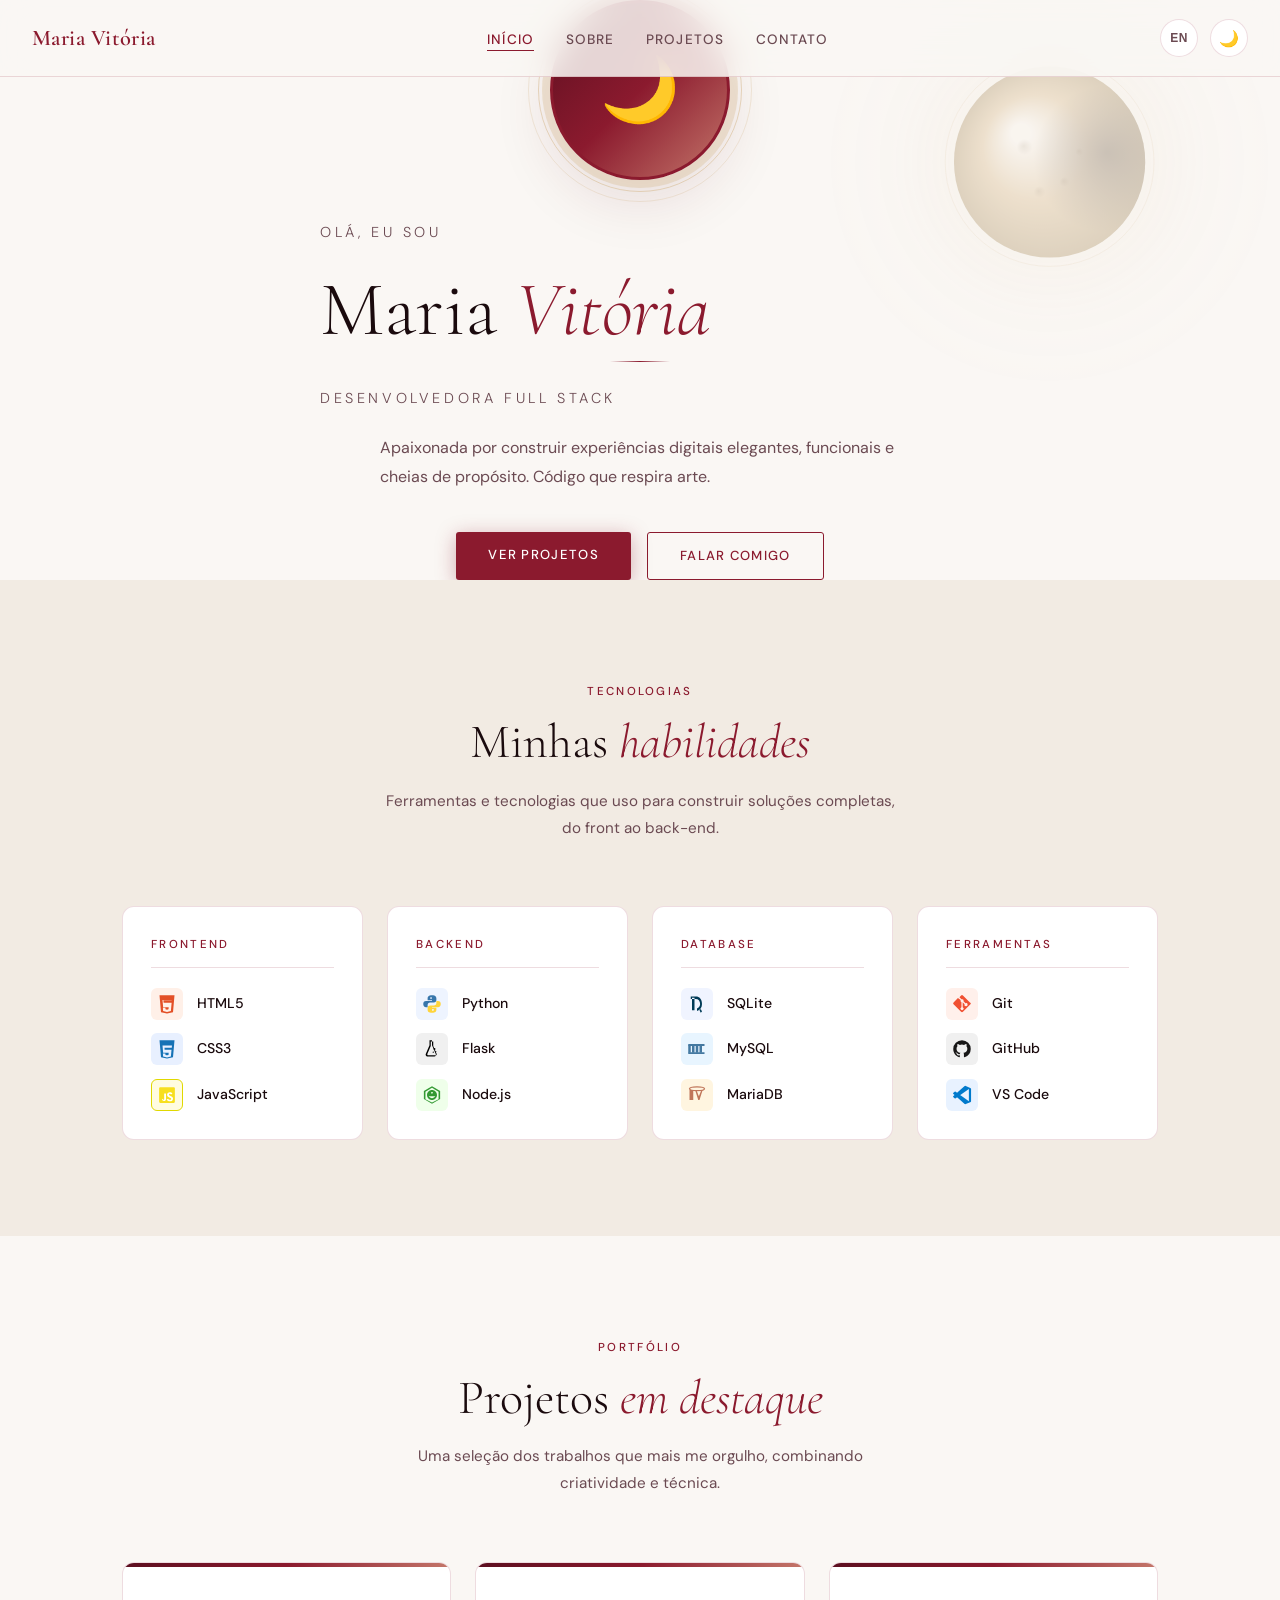
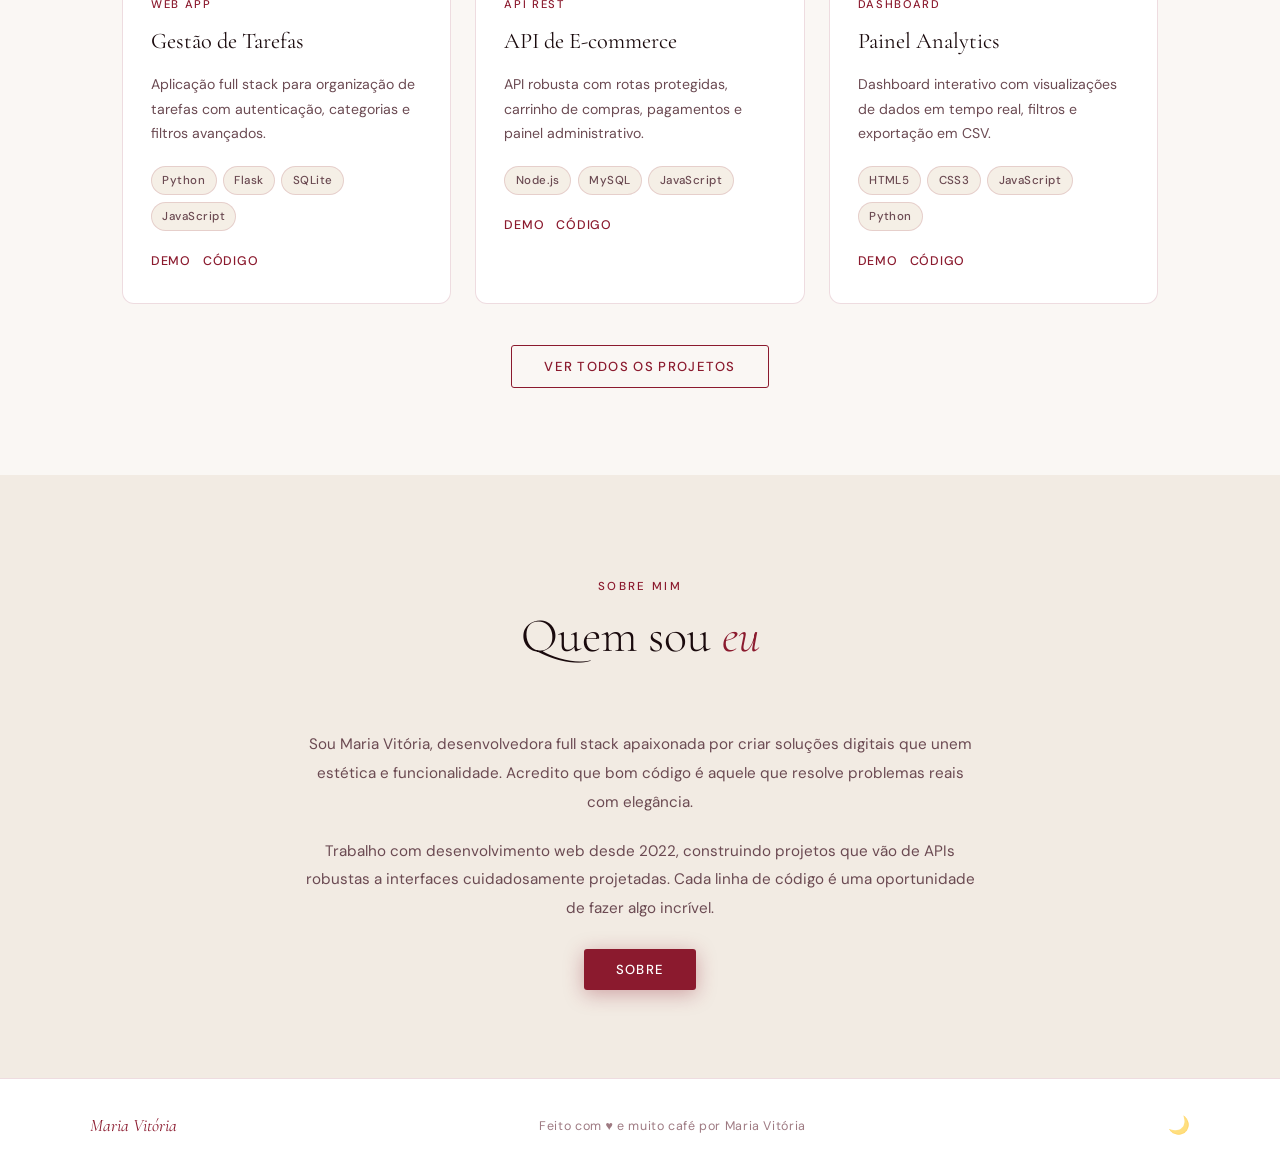
<file: index.html>
<!DOCTYPE html>
<html lang="pt-BR" data-theme="light">
<head>
  <meta charset="UTF-8" />
  <meta name="viewport" content="width=device-width, initial-scale=1.0" />
  <meta name="description" content="Portfólio de Maria Vitória — Desenvolvedora Full Stack" />

  <title>Maria Vitória · Desenvolvedora Full Stack</title>

  <!-- Folha de estilos principal -->
  <link rel="stylesheet" href="style.css" />

  <!--
    Aplicamos o tema salvo no localStorage ANTES do CSS carregar
    para evitar o "flash" de tema incorreto ao recarregar a página.
    Este script inline é executado de forma síncrona.
  -->
  <script>
    (function () {
      var t = localStorage.getItem('mv-theme');
      var d = window.matchMedia('(prefers-color-scheme: dark)').matches ? 'dark' : 'light';
      document.documentElement.setAttribute('data-theme', t || d);
    })();
  </script>
</head>

<body>

  <!-- ══ Canvas da animação lunar — posicionado fixo no fundo ══ -->
  <canvas id="lunar-canvas" aria-hidden="true"></canvas>

  <!-- ══════════════════════════════════════════════════════════
       NAVEGAÇÃO PRINCIPAL
  ══════════════════════════════════════════════════════════ -->
  <nav role="navigation" aria-label="Navegação principal">
    <!-- Logo com nome -->
    <a href="index.html" class="nav-logo">Maria Vitória</a>

    <!-- Links do menu para desktop -->
    <ul class="nav-links" role="list">
      <li><a href="index.html"          data-i18n="nav.home"     class="active">Início</a></li>
      <li><a href="about.html"    data-i18n="nav.about">Sobre</a></li>
      <li><a href="projects.html" data-i18n="nav.projects">Projetos</a></li>
      <li><a href="contact.html"  data-i18n="nav.contact">Contato</a></li>
    </ul>

    <!-- Botões de controle: tema e idioma -->
    <div class="nav-controls">
      <!-- Botão de alternar idioma: mostra o próximo idioma -->
      <button class="ctrl-btn" id="lang-btn" aria-label="Trocar idioma">PT</button>

      <!-- Botão de alternar tema: ícone muda conforme o tema -->
      <button class="ctrl-btn" id="theme-btn" aria-label="Alternar tema">
        <span class="theme-icon">🌙</span>
      </button>

      <!-- Hambúrguer visível apenas em mobile -->
      <button class="nav-hamburger" id="hamburger" aria-label="Abrir menu">
        <span></span><span></span><span></span>
      </button>
    </div>
  </nav>

  <!-- ══ Menu mobile (drawer lateral) ══ -->
  <div class="mobile-menu" id="mobile-menu" role="dialog" aria-modal="true">
    <div class="mobile-menu-overlay"></div>
    <div class="mobile-menu-drawer">
      <button class="mobile-menu-close" id="mobile-close" aria-label="Fechar menu">✕</button>
      <a href="index.html"          data-i18n="nav.home">Início</a>
      <a href="about.html"    data-i18n="nav.about">Sobre</a>
      <a href="projects.html" data-i18n="nav.projects">Projetos</a>
      <a href="contact.html"  data-i18n="nav.contact">Contato</a>
    </div>
  </div>

  <!-- ══════════════════════════════════════════════════════════
       SEÇÃO HERO — Apresentação principal
  ══════════════════════════════════════════════ -->

    <div class="container">
      <div style="max-width: 640px; margin: 0 auto;">

        <!-- Foto ou placeholder circular com anéis de brilho -->
        <div class="hero-photo-wrap" aria-hidden="true">
          <!-- Anéis pulsantes ao redor da foto -->
          <div class="photo-ring"></div>
          <div class="photo-ring photo-ring-2"></div>

          
          <div class="hero-photo-placeholder" role="img" aria-label="Foto de Maria Vitória">🌙</div>
        </div>

        <!-- Saudação e nome -->
        <p class="hero-subtitle">
          <span data-i18n="hero.greeting">Olá, eu sou</span>
        </p>

        <h1 class="hero-title" id="hero-name">
          Maria <em>Vitória</em>
        </h1>

        <!-- Linha divisória decorativa -->
        <div class="divider-line" aria-hidden="true"></div>

        <!-- Função/cargo -->
        <p class="hero-subtitle" data-i18n="hero.role">Desenvolvedora Full Stack</p>

        <!-- Bio curta -->
        <p class="hero-bio" data-i18n="hero.bio">
          Apaixonada por construir experiências digitais elegantes, funcionais e cheias de propósito. Código que respira arte.
        </p>

        <!-- Botões de ação -->
        <div class="hero-btns">
          <a href="projects.html" class="btn-primary" data-i18n="hero.cta.projects">Ver Projetos</a>
          <a href="contact.html"  class="btn-outline" data-i18n="hero.cta.contact">Falar Comigo</a>
        </div>

      </div>  
    </div>

    <!-- Indicador de scroll -->
    <div class="scroll-hint" aria-hidden="true">
      <span data-i18n="hero.scroll">Rolar</span>
    </div>
  </section>

  <!-- ══════════════════════════════════════════════════════════
       SEÇÃO HABILIDADES — Tecnologias organizadas por categoria
  ══════════════════════════════════════════════════════════ -->
  <section aria-labelledby="skills-heading">
    <div class="container">

      <!-- Cabeçalho da seção -->
      <div class="section-header fade-up">
        <span class="section-tag" data-i18n="skills.tag">Tecnologias</span>
        <h2 class="section-title" id="skills-heading">
          <span data-i18n="skills.title">Minhas</span> <em data-i18n="skills.title.em">habilidades</em>
        </h2>
        <p class="section-desc" data-i18n="skills.desc">
          Ferramentas e tecnologias que uso para construir soluções completas, do front ao back-end.
        </p>
      </div>

      <!-- Grade com os grupos de tecnologia -->
      <div class="skills-wrapper">

        <!-- Grupo: Frontend -->
        <div class="skill-group fade-up">
          <h3 class="skill-group-title" data-i18n="skills.frontend">Frontend</h3>
          <div class="tech-icons">
            <!-- HTML5 -->
            <div class="tech-item">
              <div class="tech-icon icon-html" aria-hidden="true" title="HTML5">
                <!-- SVG inline: logo HTML5 simplificado -->
                <svg viewBox="0 0 32 32" width="20" height="20" fill="currentColor">
                  <path d="M4 2l2.4 27L16 31l9.6-2L28 2zm19.8 8H10.2l.4 4h12.8l-1.2 13-6.2 1.7-6.2-1.7-.4-5h4l.2 2.5 2.4.6 2.4-.6.3-3.5H9.8l-1-11.5h14.4z"/>
                </svg>
              </div>
              <span class="tech-name">HTML5</span>
            </div>

            <!-- CSS3 -->
            <div class="tech-item">
              <div class="tech-icon icon-css" aria-hidden="true" title="CSS3">
                <svg viewBox="0 0 32 32" width="20" height="20" fill="currentColor">
                  <path d="M4 2l2.4 27L16 31l9.6-2L28 2zm20 8l-.4 4H12l.2 3h11l-1 11-6.2 1.7-6.2-1.7-.4-5h4l.2 2.5 2.4.6 2.4-.6.3-3.5H9.8l-1-11.5h15.2z"/>
                </svg>
              </div>
              <span class="tech-name">CSS3</span>
            </div>

            <!-- JavaScript -->
            <div class="tech-item">
              <div class="tech-icon icon-js" aria-hidden="true" title="JavaScript">
                <svg viewBox="0 0 32 32" width="18" height="18" fill="currentColor">
                  <rect width="28" height="28" x="2" y="2" rx="2"/>
                  <path fill="#fff" d="M18 22.5c.7 1.2 1.6 2 3.2 2 1.3 0 2.2-.7 2.2-1.6 0-1.1-.9-1.5-2.4-2.1l-.8-.4c-2.4-1-4-2.3-4-5 0-2.5 1.9-4.4 4.8-4.4 2.1 0 3.6.7 4.7 2.6l-2.6 1.6c-.6-1-1.2-1.4-2.1-1.4-.9 0-1.5.6-1.5 1.4 0 1 .6 1.4 2 2l.8.4c2.8 1.2 4.4 2.4 4.4 5.1 0 2.9-2.3 4.6-5.4 4.6-3 0-5-1.4-5.9-3.3zm-10.4.2c.5.9 1 1.7 2.1 1.7.7 0 1.3-.3 1.3-1.5v-9.5h3.2v9.5c0 2.5-1.5 3.6-3.6 3.6-1.9 0-3-.9-3.7-2.3z"/>
                </svg>
              </div>
              <span class="tech-name">JavaScript</span>
            </div>
          </div>
        </div>

        <!-- Grupo: Backend -->
        <div class="skill-group fade-up">
          <h3 class="skill-group-title" data-i18n="skills.backend">Backend</h3>
          <div class="tech-icons">
            <!-- Python -->
            <div class="tech-item">
              <div class="tech-icon icon-py" aria-hidden="true" title="Python">
                <svg viewBox="0 0 32 32" width="20" height="20">
                  <path fill="#3776AB" d="M15.9 2C10.6 2 9 4.5 9 7v3h7v1H6.5C3.5 11 2 13 2 16s1.5 5 4.5 5H9v-3.5c0-2 1.5-4 4-4h6c2.5 0 4-2 4-4V7c0-2.5-1.5-5-7.1-5zm-1.4 3c.8 0 1.5.7 1.5 1.5S15.3 8 14.5 8 13 7.3 13 6.5 13.7 5 14.5 5z"/>
                  <path fill="#FFD43B" d="M16.1 30c5.3 0 6.9-2.5 6.9-5v-3h-7v-1h9.5c3 0 4.5-2 4.5-5s-1.5-5-4.5-5H23v3.5c0 2-1.5 4-4 4h-6c-2.5 0-4 2-4 4V25c0 2.5 1.5 5 7.1 5zm1.4-3c-.8 0-1.5-.7-1.5-1.5s.7-1.5 1.5-1.5 1.5.7 1.5 1.5-.7 1.5-1.5 1.5z"/>
                </svg>
              </div>
              <span class="tech-name">Python</span>
            </div>

            <!-- Flask -->
            <div class="tech-item">
              <div class="tech-icon icon-flask" aria-hidden="true" title="Flask">
                <svg viewBox="0 0 32 32" width="20" height="20" fill="currentColor">
                  <path d="M12 2v8L6 24c-.5 1.2 0 3 2 4h12c2 0 2.5-1.8 2-4L16 10V2zm2 2h4v7l5.5 13c.3.8-.2 2-1.5 2H10c-1.3 0-1.8-1.2-1.5-2L14 11z"/>
                  <circle cx="20" cy="16" r="1.5"/>
                  <circle cx="18" cy="21" r="1"/>
                  <circle cx="22" cy="20" r="1"/>
                </svg>
              </div>
              <span class="tech-name">Flask</span>
            </div>

            <!-- Node.js -->
            <div class="tech-item">
              <div class="tech-icon icon-node" aria-hidden="true" title="Node.js">
                <svg viewBox="0 0 32 32" width="20" height="20">
                  <path fill="#339933" d="M16 2L3 9.5v13L16 30l13-7.5v-13zm0 2.5l10.5 6.1v12L16 28 5.5 22.6v-12z"/>
                  <path fill="#339933" d="M16 8c-4.4 0-8 3.6-8 8s3.6 8 8 8 8-3.6 8-8-3.6-8-8-8zm0 3c.8 0 1.5.7 1.5 1.5S16.8 14 16 14s-1.5-.7-1.5-1.5S15.2 11 16 11zm0 10c-2.2 0-4.1-1.2-5.2-3h10.4c-1.1 1.8-3 3-5.2 3z"/>
                </svg>
              </div>
              <span class="tech-name">Node.js</span>
            </div>
          </div>
        </div>

        <!-- Grupo: Database -->
        <div class="skill-group fade-up">
          <h3 class="skill-group-title" data-i18n="skills.database">Database</h3>
          <div class="tech-icons">
            <!-- SQLite -->
            <div class="tech-item">
              <div class="tech-icon icon-sqlite" aria-hidden="true" title="SQLite">
                <svg viewBox="0 0 32 32" width="20" height="20" fill="currentColor">
                  <path d="M6 4h8c6 0 10 4 10 12 0 6-3 10-8 11v-4c3-1 5-4 5-7 0-5-3-8-7-8H6zm2 2v20h4V6z"/>
                  <path d="M20 26l2-2 2 4-2 2z"/>
                </svg>
              </div>
              <span class="tech-name">SQLite</span>
            </div>

            <!-- MySQL -->
            <div class="tech-item">
              <div class="tech-icon icon-mysql" aria-hidden="true" title="MySQL">
                <svg viewBox="0 0 32 32" width="20" height="20">
                  <path fill="#4479A1" d="M2 10h4v12H2zm6 0h4v12H8zm6 0h4v12h-4zm6 0h4v12h-4z"/>
                  <path fill="#4479A1" d="M2 8h26v3H2zm0 13h26v3H2z"/>
                </svg>
              </div>
              <span class="tech-name">MySQL</span>
            </div>

            <!-- MariaDB -->
            <div class="tech-item">
              <div class="tech-icon icon-maria" aria-hidden="true" title="MariaDB">
                <svg viewBox="0 0 32 32" width="20" height="20" fill="currentColor">
                  <path d="M4 8h6v16H4zm9 0h2l4 10 4-10h2l-5 16h-2z"/>
                  <ellipse cx="16" cy="6" rx="12" ry="3" fill="none" stroke="currentColor" stroke-width="2"/>
                </svg>
              </div>
              <span class="tech-name">MariaDB</span>
            </div>
          </div>
        </div>

        <!-- Grupo: Ferramentas -->
        <div class="skill-group fade-up">
          <h3 class="skill-group-title" data-i18n="skills.tools">Ferramentas</h3>
          <div class="tech-icons">
            <!-- Git -->
            <div class="tech-item">
              <div class="tech-icon icon-git" aria-hidden="true" title="Git">
                <svg viewBox="0 0 32 32" width="20" height="20">
                  <path fill="#F05032" d="M29.5 14.5l-12-12a2.1 2.1 0 0 0-3 0l-2.6 2.6 3.3 3.3a2.5 2.5 0 0 1 3.2 3.2l3.2 3.2a2.5 2.5 0 1 1-1.5 1.5l-3-3v7.8a2.5 2.5 0 1 1-2 0V13a2.5 2.5 0 0 1-1.3-3.3L9.5 6.4l-7 7a2.1 2.1 0 0 0 0 3l12 12a2.1 2.1 0 0 0 3 0l12-12a2.1 2.1 0 0 0 0-2.9z"/>
                </svg>
              </div>
              <span class="tech-name">Git</span>
            </div>

            <!-- GitHub -->
            <div class="tech-item">
              <div class="tech-icon icon-github" aria-hidden="true" title="GitHub">
                <svg viewBox="0 0 32 32" width="20" height="20" fill="currentColor">
                  <path d="M16 2A14 14 0 0 0 2 16c0 6.2 4 11.4 9.6 13.2.7.1 1-.3 1-.7v-2.4c-3.9.8-4.7-1.9-4.7-1.9-.6-1.6-1.5-2-1.5-2-1.2-.9.1-.8.1-.8 1.4.1 2.1 1.4 2.1 1.4 1.2 2.1 3.2 1.5 4 1.1.1-.9.5-1.5.9-1.8-3-.3-6.2-1.5-6.2-6.8 0-1.5.5-2.7 1.4-3.7-.1-.3-.6-1.7.1-3.6 0 0 1.1-.4 3.7 1.4a13 13 0 0 1 6.8 0c2.6-1.8 3.7-1.4 3.7-1.4.7 1.9.3 3.3.1 3.6.9 1 1.4 2.2 1.4 3.7 0 5.3-3.2 6.5-6.3 6.8.5.4.9 1.2.9 2.5v3.7c0 .4.3.8 1 .7A14 14 0 0 0 30 16 14 14 0 0 0 16 2z"/>
                </svg>
              </div>
              <span class="tech-name">GitHub</span>
            </div>

            <!-- VS Code -->
            <div class="tech-item">
              <div class="tech-icon icon-vscode" aria-hidden="true" title="VS Code">
                <svg viewBox="0 0 32 32" width="20" height="20">
                  <path fill="#007ACC" d="M29.2 4.6L22 1.5a2 2 0 0 0-2.2.4L2.3 17.5a1.3 1.3 0 0 0 0 2l1.9 1.7a1.3 1.3 0 0 0 1.7.1L27 6.2v19.6L5.9 10.7a1.3 1.3 0 0 0-1.7.1l-1.9 1.7a1.3 1.3 0 0 0 0 2l17.5 15.6a2 2 0 0 0 2.2.4l7.2-3.1A2 2 0 0 0 30.5 25V7a2 2 0 0 0-1.3-2.4z"/>
                </svg>
              </div>
              <span class="tech-name">VS Code</span>
            </div>
          </div>
        </div>

      </div>
      <!-- /skills-wrapper -->

    </div>
  </section>

  <!-- ══════════════════════════════════════════════════════════
       SEÇÃO PROJETOS EM DESTAQUE — Prévia dos 3 melhores
  ══════════════════════════════════════════════════════════ -->
  <section aria-labelledby="projects-heading">
    <div class="container">

      <div class="section-header fade-up">
        <span class="section-tag" data-i18n="proj.tag">Portfólio</span>
        <h2 class="section-title" id="projects-heading">
          <span data-i18n="proj.title">Projetos</span> <em data-i18n="proj.title.em">em destaque</em>
        </h2>
        <p class="section-desc" data-i18n="proj.desc">
          Uma seleção dos trabalhos que mais me orgulho, combinando criatividade e técnica.
        </p>
      </div>

      <div class="projects-grid">

        <!-- Card 1: Gestão de Tarefas -->
        <article class="project-card fade-up">
          <div class="card-accent"></div>
          <div class="card-body">
            <span class="card-tag" data-i18n="proj.p1.tag">Web App</span>
            <h3 class="card-title" data-i18n="proj.p1.title">Gestão de Tarefas</h3>
            <p class="card-desc" data-i18n="proj.p1.desc">
              Aplicação full stack para organização de tarefas com autenticação, categorias e filtros avançados.
            </p>
            <div class="card-tech">
              <span class="tech-pill">Python</span>
              <span class="tech-pill">Flask</span>
              <span class="tech-pill">SQLite</span>
              <span class="tech-pill">JavaScript</span>
            </div>
            <div class="card-links">
              <a href="#" class="card-link" data-i18n="proj.demo">Demo</a>
              <a href="#" class="card-link" data-i18n="proj.code">Código</a>
            </div>
          </div>
        </article>

        <!-- Card 2: API E-commerce -->
        <article class="project-card fade-up">
          <div class="card-accent"></div>
          <div class="card-body">
            <span class="card-tag" data-i18n="proj.p2.tag">API REST</span>
            <h3 class="card-title" data-i18n="proj.p2.title">API de E-commerce</h3>
            <p class="card-desc" data-i18n="proj.p2.desc">
              API robusta com rotas protegidas, carrinho de compras, pagamentos e painel administrativo.
            </p>
            <div class="card-tech">
              <span class="tech-pill">Node.js</span>
              <span class="tech-pill">MySQL</span>
              <span class="tech-pill">JavaScript</span>
            </div>
            <div class="card-links">
              <a href="#" class="card-link" data-i18n="proj.demo">Demo</a>
              <a href="#" class="card-link" data-i18n="proj.code">Código</a>
            </div>
          </div>
        </article>

        <!-- Card 3: Dashboard Analytics -->
        <article class="project-card fade-up">
          <div class="card-accent"></div>
          <div class="card-body">
            <span class="card-tag" data-i18n="proj.p3.tag">Dashboard</span>
            <h3 class="card-title" data-i18n="proj.p3.title">Painel Analytics</h3>
            <p class="card-desc" data-i18n="proj.p3.desc">
              Dashboard interativo com visualizações de dados em tempo real, filtros e exportação em CSV.
            </p>
            <div class="card-tech">
              <span class="tech-pill">HTML5</span>
              <span class="tech-pill">CSS3</span>
              <span class="tech-pill">JavaScript</span>
              <span class="tech-pill">Python</span>
            </div>
            <div class="card-links">
              <a href="#" class="card-link" data-i18n="proj.demo">Demo</a>
              <a href="#" class="card-link" data-i18n="proj.code">Código</a>
            </div>
          </div>
        </article>

      </div>

      <!-- Botão para ver todos os projetos -->
      <div style="text-align: center; margin-top: 3rem;" class="fade-up">
        <a href="projects.html" class="btn-outline" data-i18n="proj.all">Ver todos os projetos</a>
      </div>

    </div>
  </section>

  <!-- ══════════════════════════════════════════════════════════
       SEÇÃO SOBRE — Resumo com link para página completa
  ══════════════════════════════════════════════════════════ -->
  <section aria-labelledby="about-heading">
    <div class="container">

      <div class="section-header fade-up">
        <span class="section-tag" data-i18n="about.tag">Sobre mim</span>
        <h2 class="section-title" id="about-heading">
          <span data-i18n="about.title">Quem sou</span> <em data-i18n="about.title.em">eu</em>
        </h2>
      </div>

      <div style="max-width: 680px; margin: 0 auto; text-align: center;" class="fade-up">
        <p style="color: var(--text-muted); font-size: 0.95rem; line-height: 1.9; margin-bottom: 1.25rem;" data-i18n="about.p1">
          Sou Maria Vitória, desenvolvedora full stack apaixonada por criar soluções digitais que unem estética e funcionalidade.
        </p>
        <p style="color: var(--text-muted); font-size: 0.95rem; line-height: 1.9; margin-bottom: 2rem;" data-i18n="about.p2">
          Trabalho com desenvolvimento web desde 2022, construindo projetos que vão de APIs robustas a interfaces cuidadosamente projetadas.
        </p>
        <a href="about.html" class="btn-primary" data-i18n="nav.about">Sobre</a>
      </div>

    </div>
  </section>

  <!-- ══════════════════════════════════════════════════════════
       RODAPÉ
  ══════════════════════════════════════════════════════════ -->
  <footer role="contentinfo">
    <div class="footer-content">
      <span class="footer-logo">Maria Vitória</span>
      <p class="footer-copy" data-i18n="footer.copy">Feito com ♥ e muito café por Maria Vitória</p>
      <span class="footer-moon" aria-hidden="true">🌙</span>
    </div>
  </footer>

  <!-- Script principal — carregado no final para não bloquear a renderização -->
  <script src="script.js"></script>

</body>
</html>
</file>
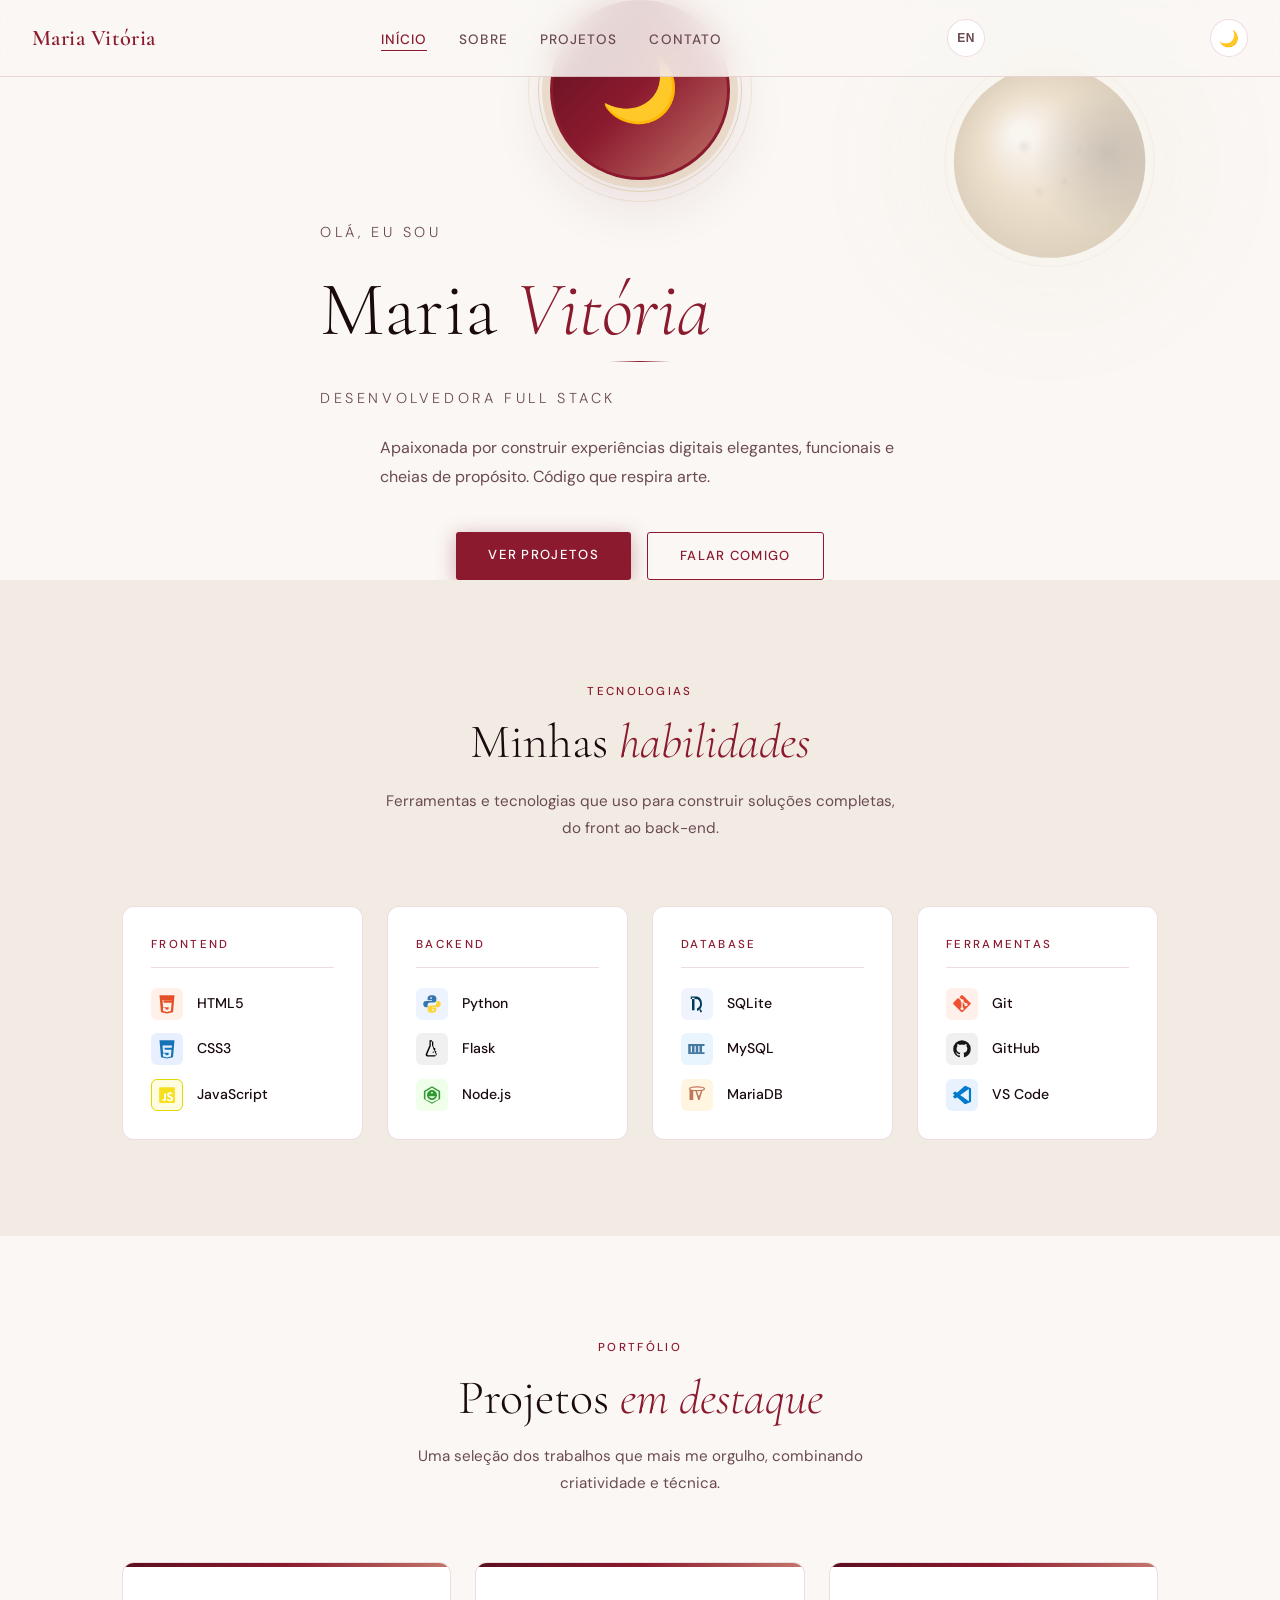
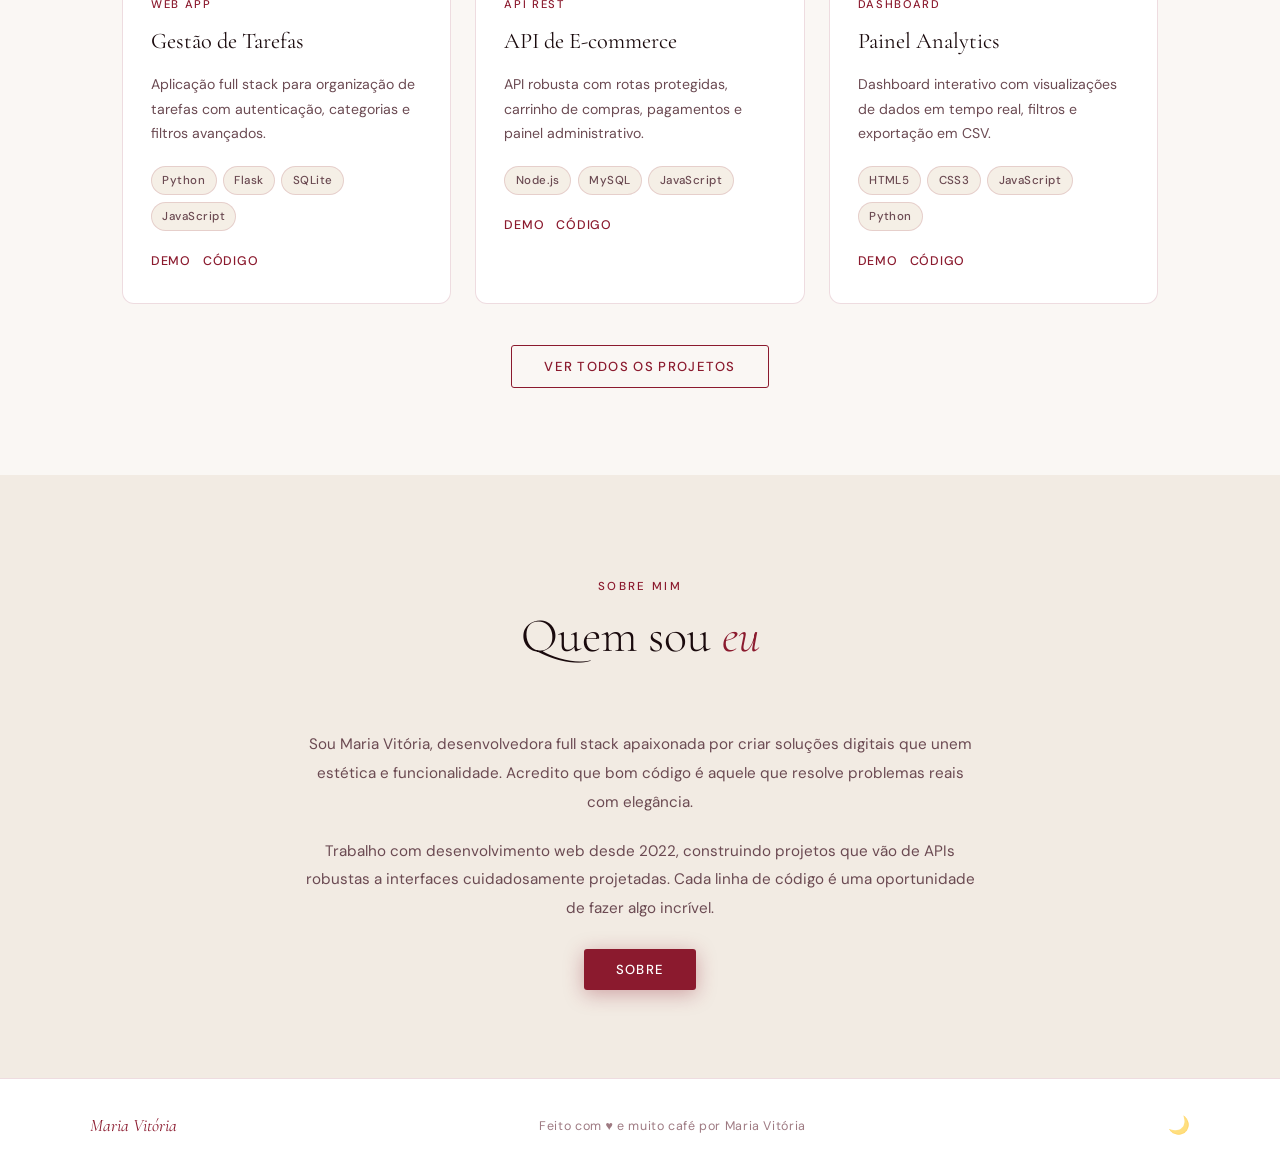
<file: portfolio/index.html>
<!DOCTYPE html>
<html lang="pt-BR" data-theme="light">
<head>
  <meta charset="UTF-8" />
  <meta name="viewport" content="width=device-width, initial-scale=1.0" />
  <meta name="description" content="Portfólio de Maria Vitória — Desenvolvedora Full Stack" />

  <title>Maria Vitória · Desenvolvedora Full Stack</title>

  <!-- Folha de estilos principal -->
  <link rel="stylesheet" href="style.css" />

  <!--
    Aplicamos o tema salvo no localStorage ANTES do CSS carregar
    para evitar o "flash" de tema incorreto ao recarregar a página.
    Este script inline é executado de forma síncrona.
  -->
  <script>
    (function () {
      var t = localStorage.getItem('mv-theme');
      var d = window.matchMedia('(prefers-color-scheme: dark)').matches ? 'dark' : 'light';
      document.documentElement.setAttribute('data-theme', t || d);
    })();
  </script>
</head>

<body>

  <!-- ══ Canvas da animação lunar — posicionado fixo no fundo ══ -->
  <canvas id="lunar-canvas" aria-hidden="true"></canvas>

  <!-- ══════════════════════════════════════════════════════════
       NAVEGAÇÃO PRINCIPAL
  ══════════════════════════════════════════════════════════ -->
  <nav role="navigation" aria-label="Navegação principal">
    <!-- Logo com nome -->
    <a href="index.html" class="nav-logo">Maria Vitória</a>

    <!-- Links do menu para desktop -->
    <ul class="nav-links" role="list">
      <li><a href="index.html"          data-i18n="nav.home"     class="active">Início</a></li>
      <li><a href="about.html"    data-i18n="nav.about">Sobre</a></li>
      <li><a href="projects.html" data-i18n="nav.projects">Projetos</a></li>
      <li><a href="contact.html"  data-i18n="nav.contact">Contato</a></li>
    </ul>

    <!-- Botões de: tema e idioma --
    <div class="nav-controls">
      <!-- Botão de alternar idioma: mostra o próximo idioma -->
      <button class="ctrl-btn" id="lang-btn" aria-label="Trocar idioma">PT</button>

      <!-- Botão de alternar tema: ícone muda conforme o tema -->
      <button class="ctrl-btn" id="theme-btn" aria-label="Alternar tema">
        <span class="theme-icon">🌙</span>
      </button>

      <!-- Hambúrguer visível apenas em mobile -->
      <button class="nav-hamburger" id="hamburger" aria-label="Abrir menu">
        <span></span><span></span><span></span>
      </button>
    </div>
  </nav>

  <!-- ══ Menu mobile (drawer lateral) ══ -->
  <div class="mobile-menu" id="mobile-menu" role="dialog" aria-modal="true">
    <div class="mobile-menu-overlay"></div>
    <div class="mobile-menu-drawer">
      <button class="mobile-menu-close" id="mobile-close" aria-label="Fechar menu">✕</button>
      <a href="index.html"          data-i18n="nav.home">Início</a>
      <a href="about.html"    data-i18n="nav.about">Sobre</a>
      <a href="projects.html" data-i18n="nav.projects">Projetos</a>
      <a href="contact.html"  data-i18n="nav.contact">Contato</a>
    </div>
  </div>

  <!-- ══════════════════════════════════════════════════════════
       SEÇÃO HERO — Apresentação principal
  ══════════════════════════════════════════════ -->

    <div class="container">
      <div style="max-width: 640px; margin: 0 auto;">

        <!-- Foto ou placeholder circular com anéis de brilho -->
        <div class="hero-photo-wrap" aria-hidden="true">
          <!-- Anéis pulsantes ao redor da foto -->
          <div class="photo-ring"></div>
          <div class="photo-ring photo-ring-2"></div>

          
          <div class="hero-photo-placeholder" role="img" aria-label="Foto de Maria Vitória">🌙</div>
        </div>

        <!-- Saudação e nome -->
        <p class="hero-subtitle">
          <span data-i18n="hero.greeting">Olá, eu sou</span>
        </p>

        <h1 class="hero-title" id="hero-name">
          Maria <em>Vitória</em>
        </h1>

        <!-- Linha divisória decorativa -->
        <div class="divider-line" aria-hidden="true"></div>

        <!-- Função/cargo -->
        <p class="hero-subtitle" data-i18n="hero.role">Desenvolvedora Full Stack</p>

        <!-- Bio curta -->
        <p class="hero-bio" data-i18n="hero.bio">
          Apaixonada por construir experiências digitais elegantes, funcionais e cheias de propósito. Código que respira arte.
        </p>

        <!-- Botões de ação -->
        <div class="hero-btns">
          <a href="projects.html" class="btn-primary" data-i18n="hero.cta.projects">Ver Projetos</a>
          <a href="contact.html"  class="btn-outline" data-i18n="hero.cta.contact">Falar Comigo</a>
        </div>

      </div>  
    </div>

    <!-- Indicador de scroll -->
    <div class="scroll-hint" aria-hidden="true">
      <span data-i18n="hero.scroll">Rolar</span>
    </div>
  </section>

  <!-- ══════════════════════════════════════════════════════════
       SEÇÃO HABILIDADES — Tecnologias organizadas por categoria
  ══════════════════════════════════════════════════════════ -->
  <section aria-labelledby="skills-heading">
    <div class="container">

      <!-- Cabeçalho da seção -->
      <div class="section-header fade-up">
        <span class="section-tag" data-i18n="skills.tag">Tecnologias</span>
        <h2 class="section-title" id="skills-heading">
          <span data-i18n="skills.title">Minhas</span> <em data-i18n="skills.title.em">habilidades</em>
        </h2>
        <p class="section-desc" data-i18n="skills.desc">
          Ferramentas e tecnologias que uso para construir soluções completas, do front ao back-end.
        </p>
      </div>

      <!-- Grade com os grupos de tecnologia -->
      <div class="skills-wrapper">

        <!-- Grupo: Frontend -->
        <div class="skill-group fade-up">
          <h3 class="skill-group-title" data-i18n="skills.frontend">Frontend</h3>
          <div class="tech-icons">
            <!-- HTML5 -->
            <div class="tech-item">
              <div class="tech-icon icon-html" aria-hidden="true" title="HTML5">
                <!-- SVG inline: logo HTML5 simplificado -->
                <svg viewBox="0 0 32 32" width="20" height="20" fill="currentColor">
                  <path d="M4 2l2.4 27L16 31l9.6-2L28 2zm19.8 8H10.2l.4 4h12.8l-1.2 13-6.2 1.7-6.2-1.7-.4-5h4l.2 2.5 2.4.6 2.4-.6.3-3.5H9.8l-1-11.5h14.4z"/>
                </svg>
              </div>
              <span class="tech-name">HTML5</span>
            </div>

            <!-- CSS3 -->
            <div class="tech-item">
              <div class="tech-icon icon-css" aria-hidden="true" title="CSS3">
                <svg viewBox="0 0 32 32" width="20" height="20" fill="currentColor">
                  <path d="M4 2l2.4 27L16 31l9.6-2L28 2zm20 8l-.4 4H12l.2 3h11l-1 11-6.2 1.7-6.2-1.7-.4-5h4l.2 2.5 2.4.6 2.4-.6.3-3.5H9.8l-1-11.5h15.2z"/>
                </svg>
              </div>
              <span class="tech-name">CSS3</span>
            </div>

            <!-- JavaScript -->
            <div class="tech-item">
              <div class="tech-icon icon-js" aria-hidden="true" title="JavaScript">
                <svg viewBox="0 0 32 32" width="18" height="18" fill="currentColor">
                  <rect width="28" height="28" x="2" y="2" rx="2"/>
                  <path fill="#fff" d="M18 22.5c.7 1.2 1.6 2 3.2 2 1.3 0 2.2-.7 2.2-1.6 0-1.1-.9-1.5-2.4-2.1l-.8-.4c-2.4-1-4-2.3-4-5 0-2.5 1.9-4.4 4.8-4.4 2.1 0 3.6.7 4.7 2.6l-2.6 1.6c-.6-1-1.2-1.4-2.1-1.4-.9 0-1.5.6-1.5 1.4 0 1 .6 1.4 2 2l.8.4c2.8 1.2 4.4 2.4 4.4 5.1 0 2.9-2.3 4.6-5.4 4.6-3 0-5-1.4-5.9-3.3zm-10.4.2c.5.9 1 1.7 2.1 1.7.7 0 1.3-.3 1.3-1.5v-9.5h3.2v9.5c0 2.5-1.5 3.6-3.6 3.6-1.9 0-3-.9-3.7-2.3z"/>
                </svg>
              </div>
              <span class="tech-name">JavaScript</span>
            </div>
          </div>
        </div>

        <!-- Grupo: Backend -->
        <div class="skill-group fade-up">
          <h3 class="skill-group-title" data-i18n="skills.backend">Backend</h3>
          <div class="tech-icons">
            <!-- Python -->
            <div class="tech-item">
              <div class="tech-icon icon-py" aria-hidden="true" title="Python">
                <svg viewBox="0 0 32 32" width="20" height="20">
                  <path fill="#3776AB" d="M15.9 2C10.6 2 9 4.5 9 7v3h7v1H6.5C3.5 11 2 13 2 16s1.5 5 4.5 5H9v-3.5c0-2 1.5-4 4-4h6c2.5 0 4-2 4-4V7c0-2.5-1.5-5-7.1-5zm-1.4 3c.8 0 1.5.7 1.5 1.5S15.3 8 14.5 8 13 7.3 13 6.5 13.7 5 14.5 5z"/>
                  <path fill="#FFD43B" d="M16.1 30c5.3 0 6.9-2.5 6.9-5v-3h-7v-1h9.5c3 0 4.5-2 4.5-5s-1.5-5-4.5-5H23v3.5c0 2-1.5 4-4 4h-6c-2.5 0-4 2-4 4V25c0 2.5 1.5 5 7.1 5zm1.4-3c-.8 0-1.5-.7-1.5-1.5s.7-1.5 1.5-1.5 1.5.7 1.5 1.5-.7 1.5-1.5 1.5z"/>
                </svg>
              </div>
              <span class="tech-name">Python</span>
            </div>

            <!-- Flask -->
            <div class="tech-item">
              <div class="tech-icon icon-flask" aria-hidden="true" title="Flask">
                <svg viewBox="0 0 32 32" width="20" height="20" fill="currentColor">
                  <path d="M12 2v8L6 24c-.5 1.2 0 3 2 4h12c2 0 2.5-1.8 2-4L16 10V2zm2 2h4v7l5.5 13c.3.8-.2 2-1.5 2H10c-1.3 0-1.8-1.2-1.5-2L14 11z"/>
                  <circle cx="20" cy="16" r="1.5"/>
                  <circle cx="18" cy="21" r="1"/>
                  <circle cx="22" cy="20" r="1"/>
                </svg>
              </div>
              <span class="tech-name">Flask</span>
            </div>

            <!-- Node.js -->
            <div class="tech-item">
              <div class="tech-icon icon-node" aria-hidden="true" title="Node.js">
                <svg viewBox="0 0 32 32" width="20" height="20">
                  <path fill="#339933" d="M16 2L3 9.5v13L16 30l13-7.5v-13zm0 2.5l10.5 6.1v12L16 28 5.5 22.6v-12z"/>
                  <path fill="#339933" d="M16 8c-4.4 0-8 3.6-8 8s3.6 8 8 8 8-3.6 8-8-3.6-8-8-8zm0 3c.8 0 1.5.7 1.5 1.5S16.8 14 16 14s-1.5-.7-1.5-1.5S15.2 11 16 11zm0 10c-2.2 0-4.1-1.2-5.2-3h10.4c-1.1 1.8-3 3-5.2 3z"/>
                </svg>
              </div>
              <span class="tech-name">Node.js</span>
            </div>
          </div>
        </div>

        <!-- Grupo: Database -->
        <div class="skill-group fade-up">
          <h3 class="skill-group-title" data-i18n="skills.database">Database</h3>
          <div class="tech-icons">
            <!-- SQLite -->
            <div class="tech-item">
              <div class="tech-icon icon-sqlite" aria-hidden="true" title="SQLite">
                <svg viewBox="0 0 32 32" width="20" height="20" fill="currentColor">
                  <path d="M6 4h8c6 0 10 4 10 12 0 6-3 10-8 11v-4c3-1 5-4 5-7 0-5-3-8-7-8H6zm2 2v20h4V6z"/>
                  <path d="M20 26l2-2 2 4-2 2z"/>
                </svg>
              </div>
              <span class="tech-name">SQLite</span>
            </div>

            <!-- MySQL -->
            <div class="tech-item">
              <div class="tech-icon icon-mysql" aria-hidden="true" title="MySQL">
                <svg viewBox="0 0 32 32" width="20" height="20">
                  <path fill="#4479A1" d="M2 10h4v12H2zm6 0h4v12H8zm6 0h4v12h-4zm6 0h4v12h-4z"/>
                  <path fill="#4479A1" d="M2 8h26v3H2zm0 13h26v3H2z"/>
                </svg>
              </div>
              <span class="tech-name">MySQL</span>
            </div>

            <!-- MariaDB -->
            <div class="tech-item">
              <div class="tech-icon icon-maria" aria-hidden="true" title="MariaDB">
                <svg viewBox="0 0 32 32" width="20" height="20" fill="currentColor">
                  <path d="M4 8h6v16H4zm9 0h2l4 10 4-10h2l-5 16h-2z"/>
                  <ellipse cx="16" cy="6" rx="12" ry="3" fill="none" stroke="currentColor" stroke-width="2"/>
                </svg>
              </div>
              <span class="tech-name">MariaDB</span>
            </div>
          </div>
        </div>

        <!-- Grupo: Ferramentas -->
        <div class="skill-group fade-up">
          <h3 class="skill-group-title" data-i18n="skills.tools">Ferramentas</h3>
          <div class="tech-icons">
            <!-- Git -->
            <div class="tech-item">
              <div class="tech-icon icon-git" aria-hidden="true" title="Git">
                <svg viewBox="0 0 32 32" width="20" height="20">
                  <path fill="#F05032" d="M29.5 14.5l-12-12a2.1 2.1 0 0 0-3 0l-2.6 2.6 3.3 3.3a2.5 2.5 0 0 1 3.2 3.2l3.2 3.2a2.5 2.5 0 1 1-1.5 1.5l-3-3v7.8a2.5 2.5 0 1 1-2 0V13a2.5 2.5 0 0 1-1.3-3.3L9.5 6.4l-7 7a2.1 2.1 0 0 0 0 3l12 12a2.1 2.1 0 0 0 3 0l12-12a2.1 2.1 0 0 0 0-2.9z"/>
                </svg>
              </div>
              <span class="tech-name">Git</span>
            </div>

            <!-- GitHub -->
            <div class="tech-item">
              <div class="tech-icon icon-github" aria-hidden="true" title="GitHub">
                <svg viewBox="0 0 32 32" width="20" height="20" fill="currentColor">
                  <path d="M16 2A14 14 0 0 0 2 16c0 6.2 4 11.4 9.6 13.2.7.1 1-.3 1-.7v-2.4c-3.9.8-4.7-1.9-4.7-1.9-.6-1.6-1.5-2-1.5-2-1.2-.9.1-.8.1-.8 1.4.1 2.1 1.4 2.1 1.4 1.2 2.1 3.2 1.5 4 1.1.1-.9.5-1.5.9-1.8-3-.3-6.2-1.5-6.2-6.8 0-1.5.5-2.7 1.4-3.7-.1-.3-.6-1.7.1-3.6 0 0 1.1-.4 3.7 1.4a13 13 0 0 1 6.8 0c2.6-1.8 3.7-1.4 3.7-1.4.7 1.9.3 3.3.1 3.6.9 1 1.4 2.2 1.4 3.7 0 5.3-3.2 6.5-6.3 6.8.5.4.9 1.2.9 2.5v3.7c0 .4.3.8 1 .7A14 14 0 0 0 30 16 14 14 0 0 0 16 2z"/>
                </svg>
              </div>
              <span class="tech-name">GitHub</span>
            </div>

            <!-- VS Code -->
            <div class="tech-item">
              <div class="tech-icon icon-vscode" aria-hidden="true" title="VS Code">
                <svg viewBox="0 0 32 32" width="20" height="20">
                  <path fill="#007ACC" d="M29.2 4.6L22 1.5a2 2 0 0 0-2.2.4L2.3 17.5a1.3 1.3 0 0 0 0 2l1.9 1.7a1.3 1.3 0 0 0 1.7.1L27 6.2v19.6L5.9 10.7a1.3 1.3 0 0 0-1.7.1l-1.9 1.7a1.3 1.3 0 0 0 0 2l17.5 15.6a2 2 0 0 0 2.2.4l7.2-3.1A2 2 0 0 0 30.5 25V7a2 2 0 0 0-1.3-2.4z"/>
                </svg>
              </div>
              <span class="tech-name">VS Code</span>
            </div>
          </div>
        </div>

      </div>
      <!-- /skills-wrapper -->

    </div>
  </section>

  <!-- ══════════════════════════════════════════════════════════
       SEÇÃO PROJETOS EM DESTAQUE — Prévia dos 3 melhores
  ══════════════════════════════════════════════════════════ -->
  <section aria-labelledby="projects-heading">
    <div class="container">

      <div class="section-header fade-up">
        <span class="section-tag" data-i18n="proj.tag">Portfólio</span>
        <h2 class="section-title" id="projects-heading">
          <span data-i18n="proj.title">Projetos</span> <em data-i18n="proj.title.em">em destaque</em>
        </h2>
        <p class="section-desc" data-i18n="proj.desc">
          Uma seleção dos trabalhos que mais me orgulho, combinando criatividade e técnica.
        </p>
      </div>

      <div class="projects-grid">

        <!-- Card 1: Gestão de Tarefas -->
        <article class="project-card fade-up">
          <div class="card-accent"></div>
          <div class="card-body">
            <span class="card-tag" data-i18n="proj.p1.tag">Web App</span>
            <h3 class="card-title" data-i18n="proj.p1.title">Gestão de Tarefas</h3>
            <p class="card-desc" data-i18n="proj.p1.desc">
              Aplicação full stack para organização de tarefas com autenticação, categorias e filtros avançados.
            </p>
            <div class="card-tech">
              <span class="tech-pill">Python</span>
              <span class="tech-pill">Flask</span>
              <span class="tech-pill">SQLite</span>
              <span class="tech-pill">JavaScript</span>
            </div>
            <div class="card-links">
              <a href="#" class="card-link" data-i18n="proj.demo">Demo</a>
              <a href="#" class="card-link" data-i18n="proj.code">Código</a>
            </div>
          </div>
        </article>

        <!-- Card 2: API E-commerce -->
        <article class="project-card fade-up">
          <div class="card-accent"></div>
          <div class="card-body">
            <span class="card-tag" data-i18n="proj.p2.tag">API REST</span>
            <h3 class="card-title" data-i18n="proj.p2.title">API de E-commerce</h3>
            <p class="card-desc" data-i18n="proj.p2.desc">
              API robusta com rotas protegidas, carrinho de compras, pagamentos e painel administrativo.
            </p>
            <div class="card-tech">
              <span class="tech-pill">Node.js</span>
              <span class="tech-pill">MySQL</span>
              <span class="tech-pill">JavaScript</span>
            </div>
            <div class="card-links">
              <a href="#" class="card-link" data-i18n="proj.demo">Demo</a>
              <a href="#" class="card-link" data-i18n="proj.code">Código</a>
            </div>
          </div>
        </article>

        <!-- Card 3: Dashboard Analytics -->
        <article class="project-card fade-up">
          <div class="card-accent"></div>
          <div class="card-body">
            <span class="card-tag" data-i18n="proj.p3.tag">Dashboard</span>
            <h3 class="card-title" data-i18n="proj.p3.title">Painel Analytics</h3>
            <p class="card-desc" data-i18n="proj.p3.desc">
              Dashboard interativo com visualizações de dados em tempo real, filtros e exportação em CSV.
            </p>
            <div class="card-tech">
              <span class="tech-pill">HTML5</span>
              <span class="tech-pill">CSS3</span>
              <span class="tech-pill">JavaScript</span>
              <span class="tech-pill">Python</span>
            </div>
            <div class="card-links">
              <a href="#" class="card-link" data-i18n="proj.demo">Demo</a>
              <a href="#" class="card-link" data-i18n="proj.code">Código</a>
            </div>
          </div>
        </article>

      </div>

      <!-- Botão para ver todos os projetos -->
      <div style="text-align: center; margin-top: 3rem;" class="fade-up">
        <a href="projects.html" class="btn-outline" data-i18n="proj.all">Ver todos os projetos</a>
      </div>

    </div>
  </section>

  <!-- ══════════════════════════════════════════════════════════
       SEÇÃO SOBRE — Resumo com link para página completa
  ══════════════════════════════════════════════════════════ -->
  <section aria-labelledby="about-heading">
    <div class="container">

      <div class="section-header fade-up">
        <span class="section-tag" data-i18n="about.tag">Sobre mim</span>
        <h2 class="section-title" id="about-heading">
          <span data-i18n="about.title">Quem sou</span> <em data-i18n="about.title.em">eu</em>
        </h2>
      </div>

      <div style="max-width: 680px; margin: 0 auto; text-align: center;" class="fade-up">
        <p style="color: var(--text-muted); font-size: 0.95rem; line-height: 1.9; margin-bottom: 1.25rem;" data-i18n="about.p1">
          Sou Maria Vitória, desenvolvedora full stack apaixonada por criar soluções digitais que unem estética e funcionalidade.
        </p>
        <p style="color: var(--text-muted); font-size: 0.95rem; line-height: 1.9; margin-bottom: 2rem;" data-i18n="about.p2">
          Trabalho com desenvolvimento web desde 2022, construindo projetos que vão de APIs robustas a interfaces cuidadosamente projetadas.
        </p>
        <a href="about.html" class="btn-primary" data-i18n="nav.about">Sobre</a>
      </div>

    </div>
  </section>

  <!-- ══════════════════════════════════════════════════════════
       RODAPÉ
  ══════════════════════════════════════════════════════════ -->
  <footer role="contentinfo">
    <div class="footer-content">
      <span class="footer-logo">Maria Vitória</span>
      <p class="footer-copy" data-i18n="footer.copy">Feito com ♥ e muito café por Maria Vitória</p>
      <span class="footer-moon" aria-hidden="true">🌙</span>
    </div>
  </footer>

  <!-- Script principal — carregado no final para não bloquear a renderização -->
  <script src="script.js"></script>

</body>
</html>
</file>
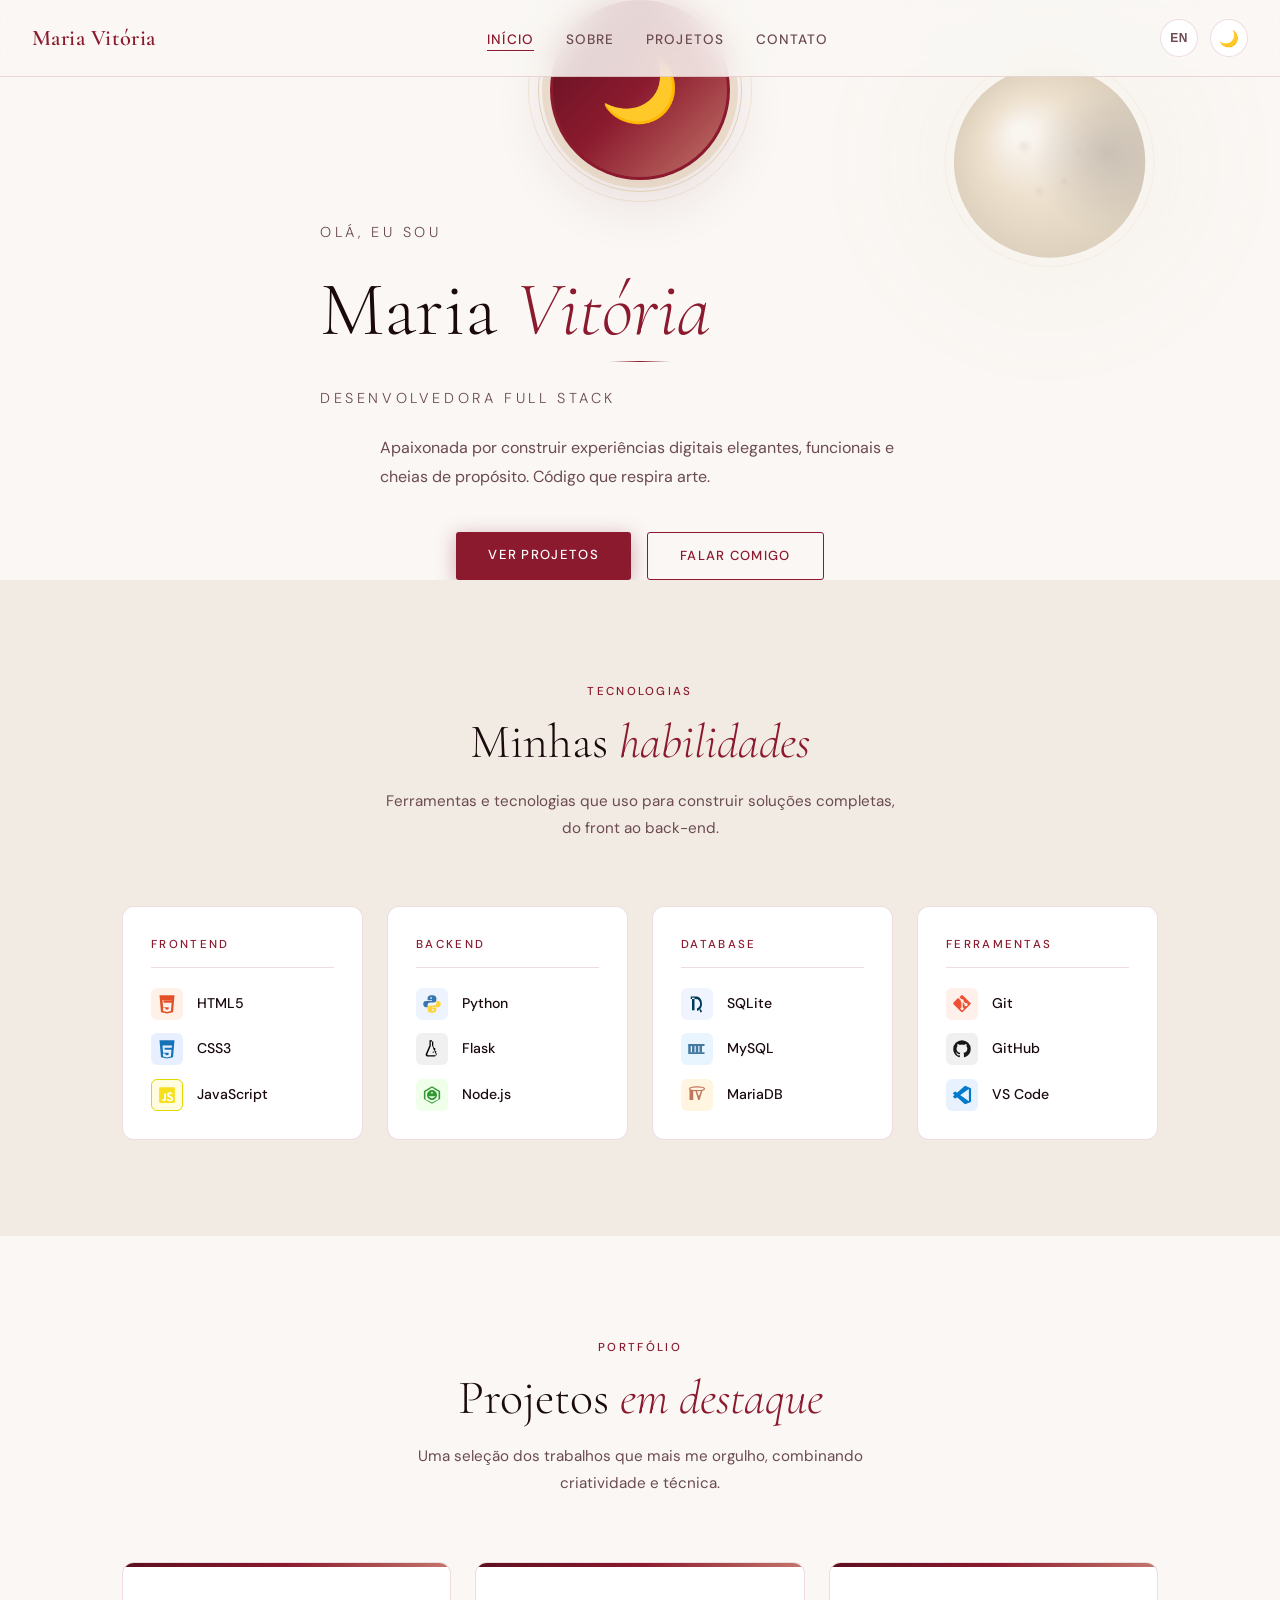
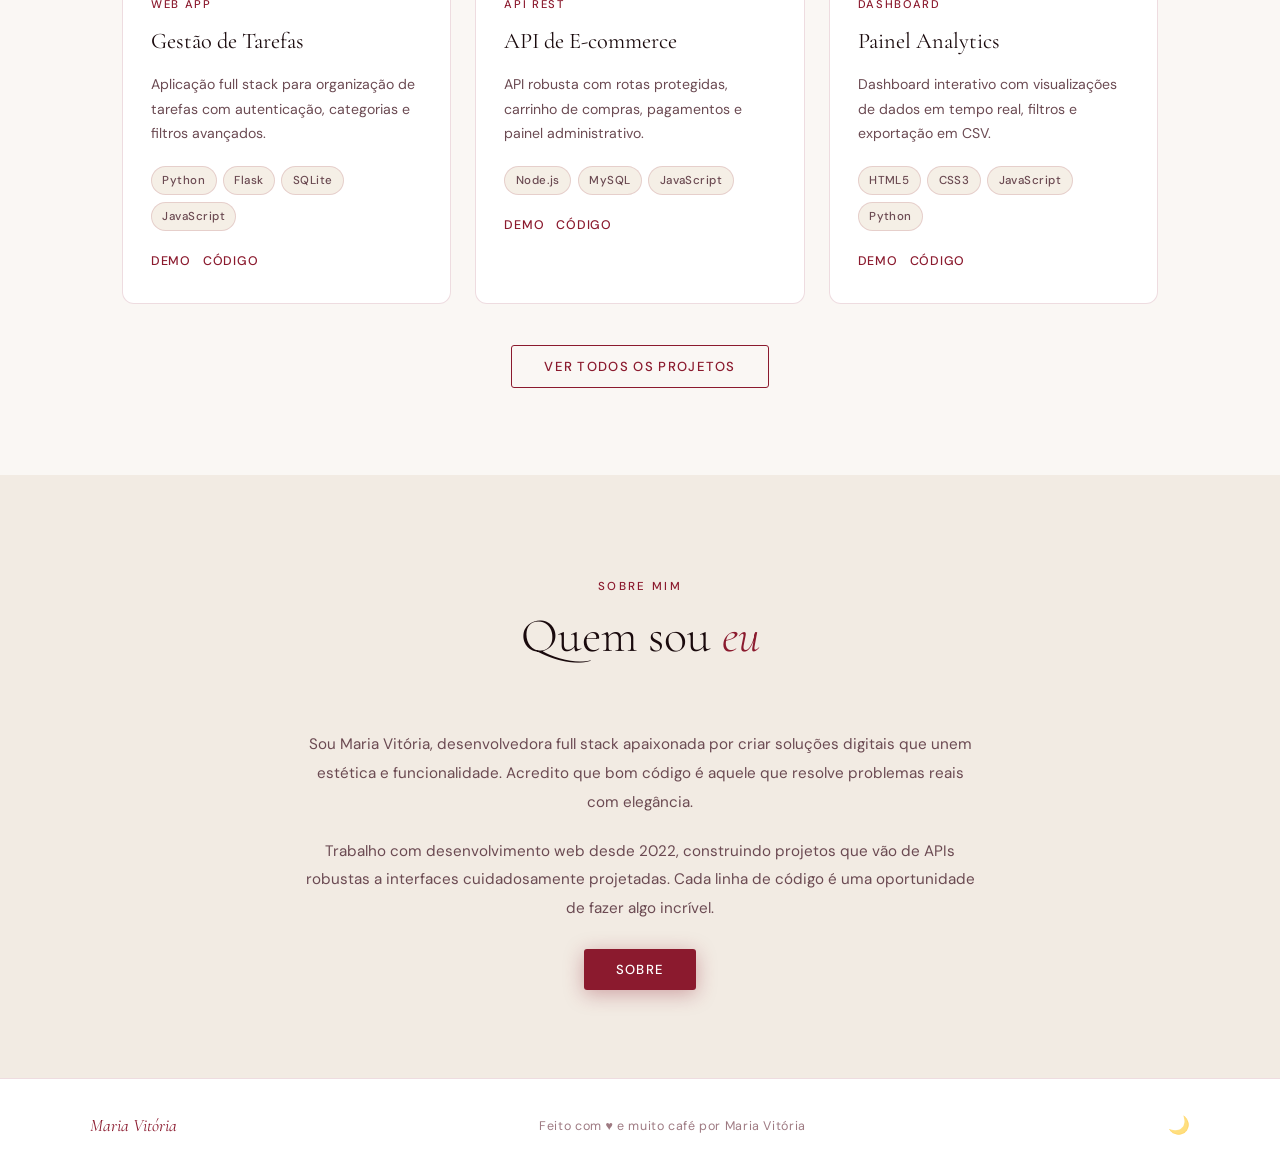
<file: portfolio/pages/index.html>
<!DOCTYPE html>
<html lang="pt-BR" data-theme="light">
<head>
  <meta charset="UTF-8" />
  <meta name="viewport" content="width=device-width, initial-scale=1.0" />
  <meta name="description" content="Portfólio de Maria Vitória — Desenvolvedora Full Stack" />

  <title>Maria Vitória · Desenvolvedora Full Stack</title>

  <!-- Folha de estilos principal -->
  <link rel="stylesheet" href="/portfolio/styles/style.css" />

  <!--
    Aplicamos o tema salvo no localStorage ANTES do CSS carregar
    para evitar o "flash" de tema incorreto ao recarregar a página.
    Este script inline é executado de forma síncrona.
  -->
  <script>
    (function () {
      var t = localStorage.getItem('mv-theme');
      var d = window.matchMedia('(prefers-color-scheme: dark)').matches ? 'dark' : 'light';
      document.documentElement.setAttribute('data-theme', t || d);
    })();
  </script>
</head>

<body>

  <!-- ══ Canvas da animação lunar — posicionado fixo no fundo ══ -->
  <canvas id="lunar-canvas" aria-hidden="true"></canvas>

  <!-- ══════════════════════════════════════════════════════════
       NAVEGAÇÃO PRINCIPAL
  ══════════════════════════════════════════════════════════ -->
  <nav role="navigation" aria-label="Navegação principal">
    <!-- Logo com nome -->
    <a href="/portfolio/pages/index.html" class="nav-logo">Maria Vitória</a>

    <!-- Links do menu para desktop -->
    <ul class="nav-links" role="list">
      <li><a href="/portfolio/pages/index.html"          data-i18n="nav.home"     class="active">Início</a></li>
      <li><a href="/portfolio/pages/about.html"    data-i18n="nav.about">Sobre</a></li>
      <li><a href="/portfolio/pages/projects.html" data-i18n="nav.projects">Projetos</a></li>
      <li><a href="/portfolio/pages/contact.html"  data-i18n="nav.contact">Contato</a></li>
    </ul>

    <!-- Botões de controle: tema e idioma -->
    <div class="nav-controls">
      <!-- Botão de alternar idioma: mostra o próximo idioma -->
      <button class="ctrl-btn" id="lang-btn" aria-label="Trocar idioma">PT</button>

      <!-- Botão de alternar tema: ícone muda conforme o tema -->
      <button class="ctrl-btn" id="theme-btn" aria-label="Alternar tema">
        <span class="theme-icon">🌙</span>
      </button>

      <!-- Hambúrguer visível apenas em mobile -->
      <button class="nav-hamburger" id="hamburger" aria-label="Abrir menu">
        <span></span><span></span><span></span>
      </button>
    </div>
  </nav>

  <!-- ══ Menu mobile (drawer lateral) ══ -->
  <div class="mobile-menu" id="mobile-menu" role="dialog" aria-modal="true">
    <div class="mobile-menu-overlay"></div>
    <div class="mobile-menu-drawer">
      <button class="mobile-menu-close" id="mobile-close" aria-label="Fechar menu">✕</button>
      <a href="/portfolio/pages/index.html"          data-i18n="nav.home">Início</a>
      <a href="/portfolio/pages/about.html"    data-i18n="nav.about">Sobre</a>
      <a href="/portfolio/pages/projects.html" data-i18n="nav.projects">Projetos</a>
      <a href="/portfolio/pages/contact.html"  data-i18n="nav.contact">Contato</a>
    </div>
  </div>

  <!-- ══════════════════════════════════════════════════════════
       SEÇÃO HERO — Apresentação principal
  ══════════════════════════════════════════════ -->

    <div class="container">
      <div style="max-width: 640px; margin: 0 auto;">

        <!-- Foto ou placeholder circular com anéis de brilho -->
        <div class="hero-photo-wrap" aria-hidden="true">
          <!-- Anéis pulsantes ao redor da foto -->
          <div class="photo-ring"></div>
          <div class="photo-ring photo-ring-2"></div>

          
          <div class="hero-photo-placeholder" role="img" aria-label="Foto de Maria Vitória">🌙</div>
        </div>

        <!-- Saudação e nome -->
        <p class="hero-subtitle">
          <span data-i18n="hero.greeting">Olá, eu sou</span>
        </p>

        <h1 class="hero-title" id="hero-name">
          Maria <em>Vitória</em>
        </h1>

        <!-- Linha divisória decorativa -->
        <div class="divider-line" aria-hidden="true"></div>

        <!-- Função/cargo -->
        <p class="hero-subtitle" data-i18n="hero.role">Desenvolvedora Full Stack</p>

        <!-- Bio curta -->
        <p class="hero-bio" data-i18n="hero.bio">
          Apaixonada por construir experiências digitais elegantes, funcionais e cheias de propósito. Código que respira arte.
        </p>

        <!-- Botões de ação -->
        <div class="hero-btns">
          <a href="/portfolio/pages/projects.html" class="btn-primary" data-i18n="hero.cta.projects">Ver Projetos</a>
          <a href="/portfolio/pages/contact.html"  class="btn-outline" data-i18n="hero.cta.contact">Falar Comigo</a>
        </div>

      </div>
    </div>

    <!-- Indicador de scroll -->
    <div class="scroll-hint" aria-hidden="true">
      <span data-i18n="hero.scroll">Rolar</span>
    </div>
  </section>

  <!-- ══════════════════════════════════════════════════════════
       SEÇÃO HABILIDADES — Tecnologias organizadas por categoria
  ══════════════════════════════════════════════════════════ -->
  <section aria-labelledby="skills-heading">
    <div class="container">

      <!-- Cabeçalho da seção -->
      <div class="section-header fade-up">
        <span class="section-tag" data-i18n="skills.tag">Tecnologias</span>
        <h2 class="section-title" id="skills-heading">
          <span data-i18n="skills.title">Minhas</span> <em data-i18n="skills.title.em">habilidades</em>
        </h2>
        <p class="section-desc" data-i18n="skills.desc">
          Ferramentas e tecnologias que uso para construir soluções completas, do front ao back-end.
        </p>
      </div>

      <!-- Grade com os grupos de tecnologia -->
      <div class="skills-wrapper">

        <!-- Grupo: Frontend -->
        <div class="skill-group fade-up">
          <h3 class="skill-group-title" data-i18n="skills.frontend">Frontend</h3>
          <div class="tech-icons">
            <!-- HTML5 -->
            <div class="tech-item">
              <div class="tech-icon icon-html" aria-hidden="true" title="HTML5">
                <!-- SVG inline: logo HTML5 simplificado -->
                <svg viewBox="0 0 32 32" width="20" height="20" fill="currentColor">
                  <path d="M4 2l2.4 27L16 31l9.6-2L28 2zm19.8 8H10.2l.4 4h12.8l-1.2 13-6.2 1.7-6.2-1.7-.4-5h4l.2 2.5 2.4.6 2.4-.6.3-3.5H9.8l-1-11.5h14.4z"/>
                </svg>
              </div>
              <span class="tech-name">HTML5</span>
            </div>

            <!-- CSS3 -->
            <div class="tech-item">
              <div class="tech-icon icon-css" aria-hidden="true" title="CSS3">
                <svg viewBox="0 0 32 32" width="20" height="20" fill="currentColor">
                  <path d="M4 2l2.4 27L16 31l9.6-2L28 2zm20 8l-.4 4H12l.2 3h11l-1 11-6.2 1.7-6.2-1.7-.4-5h4l.2 2.5 2.4.6 2.4-.6.3-3.5H9.8l-1-11.5h15.2z"/>
                </svg>
              </div>
              <span class="tech-name">CSS3</span>
            </div>

            <!-- JavaScript -->
            <div class="tech-item">
              <div class="tech-icon icon-js" aria-hidden="true" title="JavaScript">
                <svg viewBox="0 0 32 32" width="18" height="18" fill="currentColor">
                  <rect width="28" height="28" x="2" y="2" rx="2"/>
                  <path fill="#fff" d="M18 22.5c.7 1.2 1.6 2 3.2 2 1.3 0 2.2-.7 2.2-1.6 0-1.1-.9-1.5-2.4-2.1l-.8-.4c-2.4-1-4-2.3-4-5 0-2.5 1.9-4.4 4.8-4.4 2.1 0 3.6.7 4.7 2.6l-2.6 1.6c-.6-1-1.2-1.4-2.1-1.4-.9 0-1.5.6-1.5 1.4 0 1 .6 1.4 2 2l.8.4c2.8 1.2 4.4 2.4 4.4 5.1 0 2.9-2.3 4.6-5.4 4.6-3 0-5-1.4-5.9-3.3zm-10.4.2c.5.9 1 1.7 2.1 1.7.7 0 1.3-.3 1.3-1.5v-9.5h3.2v9.5c0 2.5-1.5 3.6-3.6 3.6-1.9 0-3-.9-3.7-2.3z"/>
                </svg>
              </div>
              <span class="tech-name">JavaScript</span>
            </div>
          </div>
        </div>

        <!-- Grupo: Backend -->
        <div class="skill-group fade-up">
          <h3 class="skill-group-title" data-i18n="skills.backend">Backend</h3>
          <div class="tech-icons">
            <!-- Python -->
            <div class="tech-item">
              <div class="tech-icon icon-py" aria-hidden="true" title="Python">
                <svg viewBox="0 0 32 32" width="20" height="20">
                  <path fill="#3776AB" d="M15.9 2C10.6 2 9 4.5 9 7v3h7v1H6.5C3.5 11 2 13 2 16s1.5 5 4.5 5H9v-3.5c0-2 1.5-4 4-4h6c2.5 0 4-2 4-4V7c0-2.5-1.5-5-7.1-5zm-1.4 3c.8 0 1.5.7 1.5 1.5S15.3 8 14.5 8 13 7.3 13 6.5 13.7 5 14.5 5z"/>
                  <path fill="#FFD43B" d="M16.1 30c5.3 0 6.9-2.5 6.9-5v-3h-7v-1h9.5c3 0 4.5-2 4.5-5s-1.5-5-4.5-5H23v3.5c0 2-1.5 4-4 4h-6c-2.5 0-4 2-4 4V25c0 2.5 1.5 5 7.1 5zm1.4-3c-.8 0-1.5-.7-1.5-1.5s.7-1.5 1.5-1.5 1.5.7 1.5 1.5-.7 1.5-1.5 1.5z"/>
                </svg>
              </div>
              <span class="tech-name">Python</span>
            </div>

            <!-- Flask -->
            <div class="tech-item">
              <div class="tech-icon icon-flask" aria-hidden="true" title="Flask">
                <svg viewBox="0 0 32 32" width="20" height="20" fill="currentColor">
                  <path d="M12 2v8L6 24c-.5 1.2 0 3 2 4h12c2 0 2.5-1.8 2-4L16 10V2zm2 2h4v7l5.5 13c.3.8-.2 2-1.5 2H10c-1.3 0-1.8-1.2-1.5-2L14 11z"/>
                  <circle cx="20" cy="16" r="1.5"/>
                  <circle cx="18" cy="21" r="1"/>
                  <circle cx="22" cy="20" r="1"/>
                </svg>
              </div>
              <span class="tech-name">Flask</span>
            </div>

            <!-- Node.js -->
            <div class="tech-item">
              <div class="tech-icon icon-node" aria-hidden="true" title="Node.js">
                <svg viewBox="0 0 32 32" width="20" height="20">
                  <path fill="#339933" d="M16 2L3 9.5v13L16 30l13-7.5v-13zm0 2.5l10.5 6.1v12L16 28 5.5 22.6v-12z"/>
                  <path fill="#339933" d="M16 8c-4.4 0-8 3.6-8 8s3.6 8 8 8 8-3.6 8-8-3.6-8-8-8zm0 3c.8 0 1.5.7 1.5 1.5S16.8 14 16 14s-1.5-.7-1.5-1.5S15.2 11 16 11zm0 10c-2.2 0-4.1-1.2-5.2-3h10.4c-1.1 1.8-3 3-5.2 3z"/>
                </svg>
              </div>
              <span class="tech-name">Node.js</span>
            </div>
          </div>
        </div>

        <!-- Grupo: Database -->
        <div class="skill-group fade-up">
          <h3 class="skill-group-title" data-i18n="skills.database">Database</h3>
          <div class="tech-icons">
            <!-- SQLite -->
            <div class="tech-item">
              <div class="tech-icon icon-sqlite" aria-hidden="true" title="SQLite">
                <svg viewBox="0 0 32 32" width="20" height="20" fill="currentColor">
                  <path d="M6 4h8c6 0 10 4 10 12 0 6-3 10-8 11v-4c3-1 5-4 5-7 0-5-3-8-7-8H6zm2 2v20h4V6z"/>
                  <path d="M20 26l2-2 2 4-2 2z"/>
                </svg>
              </div>
              <span class="tech-name">SQLite</span>
            </div>

            <!-- MySQL -->
            <div class="tech-item">
              <div class="tech-icon icon-mysql" aria-hidden="true" title="MySQL">
                <svg viewBox="0 0 32 32" width="20" height="20">
                  <path fill="#4479A1" d="M2 10h4v12H2zm6 0h4v12H8zm6 0h4v12h-4zm6 0h4v12h-4z"/>
                  <path fill="#4479A1" d="M2 8h26v3H2zm0 13h26v3H2z"/>
                </svg>
              </div>
              <span class="tech-name">MySQL</span>
            </div>

            <!-- MariaDB -->
            <div class="tech-item">
              <div class="tech-icon icon-maria" aria-hidden="true" title="MariaDB">
                <svg viewBox="0 0 32 32" width="20" height="20" fill="currentColor">
                  <path d="M4 8h6v16H4zm9 0h2l4 10 4-10h2l-5 16h-2z"/>
                  <ellipse cx="16" cy="6" rx="12" ry="3" fill="none" stroke="currentColor" stroke-width="2"/>
                </svg>
              </div>
              <span class="tech-name">MariaDB</span>
            </div>
          </div>
        </div>

        <!-- Grupo: Ferramentas -->
        <div class="skill-group fade-up">
          <h3 class="skill-group-title" data-i18n="skills.tools">Ferramentas</h3>
          <div class="tech-icons">
            <!-- Git -->
            <div class="tech-item">
              <div class="tech-icon icon-git" aria-hidden="true" title="Git">
                <svg viewBox="0 0 32 32" width="20" height="20">
                  <path fill="#F05032" d="M29.5 14.5l-12-12a2.1 2.1 0 0 0-3 0l-2.6 2.6 3.3 3.3a2.5 2.5 0 0 1 3.2 3.2l3.2 3.2a2.5 2.5 0 1 1-1.5 1.5l-3-3v7.8a2.5 2.5 0 1 1-2 0V13a2.5 2.5 0 0 1-1.3-3.3L9.5 6.4l-7 7a2.1 2.1 0 0 0 0 3l12 12a2.1 2.1 0 0 0 3 0l12-12a2.1 2.1 0 0 0 0-2.9z"/>
                </svg>
              </div>
              <span class="tech-name">Git</span>
            </div>

            <!-- GitHub -->
            <div class="tech-item">
              <div class="tech-icon icon-github" aria-hidden="true" title="GitHub">
                <svg viewBox="0 0 32 32" width="20" height="20" fill="currentColor">
                  <path d="M16 2A14 14 0 0 0 2 16c0 6.2 4 11.4 9.6 13.2.7.1 1-.3 1-.7v-2.4c-3.9.8-4.7-1.9-4.7-1.9-.6-1.6-1.5-2-1.5-2-1.2-.9.1-.8.1-.8 1.4.1 2.1 1.4 2.1 1.4 1.2 2.1 3.2 1.5 4 1.1.1-.9.5-1.5.9-1.8-3-.3-6.2-1.5-6.2-6.8 0-1.5.5-2.7 1.4-3.7-.1-.3-.6-1.7.1-3.6 0 0 1.1-.4 3.7 1.4a13 13 0 0 1 6.8 0c2.6-1.8 3.7-1.4 3.7-1.4.7 1.9.3 3.3.1 3.6.9 1 1.4 2.2 1.4 3.7 0 5.3-3.2 6.5-6.3 6.8.5.4.9 1.2.9 2.5v3.7c0 .4.3.8 1 .7A14 14 0 0 0 30 16 14 14 0 0 0 16 2z"/>
                </svg>
              </div>
              <span class="tech-name">GitHub</span>
            </div>

            <!-- VS Code -->
            <div class="tech-item">
              <div class="tech-icon icon-vscode" aria-hidden="true" title="VS Code">
                <svg viewBox="0 0 32 32" width="20" height="20">
                  <path fill="#007ACC" d="M29.2 4.6L22 1.5a2 2 0 0 0-2.2.4L2.3 17.5a1.3 1.3 0 0 0 0 2l1.9 1.7a1.3 1.3 0 0 0 1.7.1L27 6.2v19.6L5.9 10.7a1.3 1.3 0 0 0-1.7.1l-1.9 1.7a1.3 1.3 0 0 0 0 2l17.5 15.6a2 2 0 0 0 2.2.4l7.2-3.1A2 2 0 0 0 30.5 25V7a2 2 0 0 0-1.3-2.4z"/>
                </svg>
              </div>
              <span class="tech-name">VS Code</span>
            </div>
          </div>
        </div>

      </div>
      <!-- /skills-wrapper -->

    </div>
  </section>

  <!-- ══════════════════════════════════════════════════════════
       SEÇÃO PROJETOS EM DESTAQUE — Prévia dos 3 melhores
  ══════════════════════════════════════════════════════════ -->
  <section aria-labelledby="projects-heading">
    <div class="container">

      <div class="section-header fade-up">
        <span class="section-tag" data-i18n="proj.tag">Portfólio</span>
        <h2 class="section-title" id="projects-heading">
          <span data-i18n="proj.title">Projetos</span> <em data-i18n="proj.title.em">em destaque</em>
        </h2>
        <p class="section-desc" data-i18n="proj.desc">
          Uma seleção dos trabalhos que mais me orgulho, combinando criatividade e técnica.
        </p>
      </div>

      <div class="projects-grid">

        <!-- Card 1: Gestão de Tarefas -->
        <article class="project-card fade-up">
          <div class="card-accent"></div>
          <div class="card-body">
            <span class="card-tag" data-i18n="proj.p1.tag">Web App</span>
            <h3 class="card-title" data-i18n="proj.p1.title">Gestão de Tarefas</h3>
            <p class="card-desc" data-i18n="proj.p1.desc">
              Aplicação full stack para organização de tarefas com autenticação, categorias e filtros avançados.
            </p>
            <div class="card-tech">
              <span class="tech-pill">Python</span>
              <span class="tech-pill">Flask</span>
              <span class="tech-pill">SQLite</span>
              <span class="tech-pill">JavaScript</span>
            </div>
            <div class="card-links">
              <a href="#" class="card-link" data-i18n="proj.demo">Demo</a>
              <a href="#" class="card-link" data-i18n="proj.code">Código</a>
            </div>
          </div>
        </article>

        <!-- Card 2: API E-commerce -->
        <article class="project-card fade-up">
          <div class="card-accent"></div>
          <div class="card-body">
            <span class="card-tag" data-i18n="proj.p2.tag">API REST</span>
            <h3 class="card-title" data-i18n="proj.p2.title">API de E-commerce</h3>
            <p class="card-desc" data-i18n="proj.p2.desc">
              API robusta com rotas protegidas, carrinho de compras, pagamentos e painel administrativo.
            </p>
            <div class="card-tech">
              <span class="tech-pill">Node.js</span>
              <span class="tech-pill">MySQL</span>
              <span class="tech-pill">JavaScript</span>
            </div>
            <div class="card-links">
              <a href="#" class="card-link" data-i18n="proj.demo">Demo</a>
              <a href="#" class="card-link" data-i18n="proj.code">Código</a>
            </div>
          </div>
        </article>

        <!-- Card 3: Dashboard Analytics -->
        <article class="project-card fade-up">
          <div class="card-accent"></div>
          <div class="card-body">
            <span class="card-tag" data-i18n="proj.p3.tag">Dashboard</span>
            <h3 class="card-title" data-i18n="proj.p3.title">Painel Analytics</h3>
            <p class="card-desc" data-i18n="proj.p3.desc">
              Dashboard interativo com visualizações de dados em tempo real, filtros e exportação em CSV.
            </p>
            <div class="card-tech">
              <span class="tech-pill">HTML5</span>
              <span class="tech-pill">CSS3</span>
              <span class="tech-pill">JavaScript</span>
              <span class="tech-pill">Python</span>
            </div>
            <div class="card-links">
              <a href="#" class="card-link" data-i18n="proj.demo">Demo</a>
              <a href="#" class="card-link" data-i18n="proj.code">Código</a>
            </div>
          </div>
        </article>

      </div>

      <!-- Botão para ver todos os projetos -->
      <div style="text-align: center; margin-top: 3rem;" class="fade-up">
        <a href="/portfolio/pages/projects.html" class="btn-outline" data-i18n="proj.all">Ver todos os projetos</a>
      </div>

    </div>
  </section>

  <!-- ══════════════════════════════════════════════════════════
       SEÇÃO SOBRE — Resumo com link para página completa
  ══════════════════════════════════════════════════════════ -->
  <section aria-labelledby="about-heading">
    <div class="container">

      <div class="section-header fade-up">
        <span class="section-tag" data-i18n="about.tag">Sobre mim</span>
        <h2 class="section-title" id="about-heading">
          <span data-i18n="about.title">Quem sou</span> <em data-i18n="about.title.em">eu</em>
        </h2>
      </div>

      <div style="max-width: 680px; margin: 0 auto; text-align: center;" class="fade-up">
        <p style="color: var(--text-muted); font-size: 0.95rem; line-height: 1.9; margin-bottom: 1.25rem;" data-i18n="about.p1">
          Sou Maria Vitória, desenvolvedora full stack apaixonada por criar soluções digitais que unem estética e funcionalidade.
        </p>
        <p style="color: var(--text-muted); font-size: 0.95rem; line-height: 1.9; margin-bottom: 2rem;" data-i18n="about.p2">
          Trabalho com desenvolvimento web desde 2022, construindo projetos que vão de APIs robustas a interfaces cuidadosamente projetadas.
        </p>
        <a href="/portfolio/pages/about.html" class="btn-primary" data-i18n="nav.about">Sobre</a>
      </div>

    </div>
  </section>

  <!-- ══════════════════════════════════════════════════════════
       RODAPÉ
  ══════════════════════════════════════════════════════════ -->
  <footer role="contentinfo">
    <div class="footer-content">
      <span class="footer-logo">Maria Vitória</span>
      <p class="footer-copy" data-i18n="footer.copy">Feito com ♥ e muito café por Maria Vitória</p>
      <span class="footer-moon" aria-hidden="true">🌙</span>
    </div>
  </footer>

  <!-- Script principal — carregado no final para não bloquear a renderização -->
  <script src="/portfolio/script/script.js"></script>

</body>
</html>
</file>
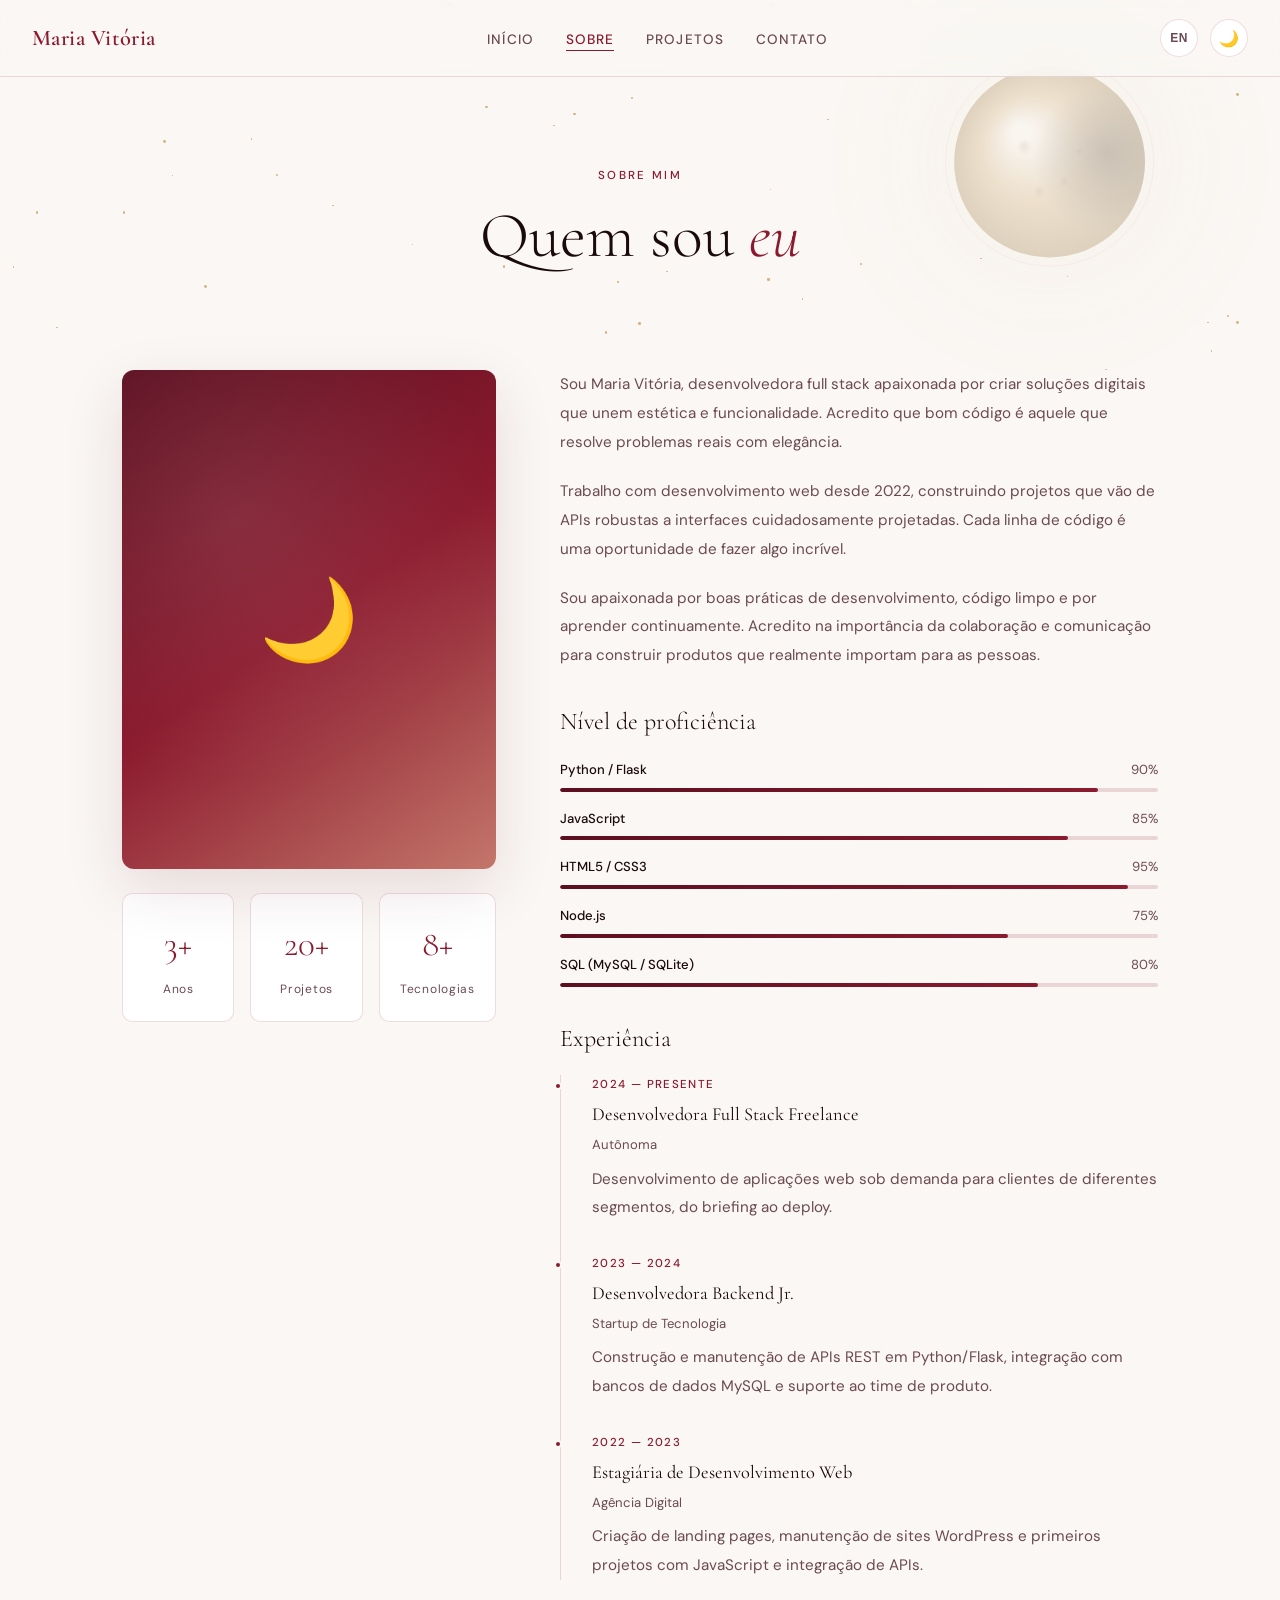
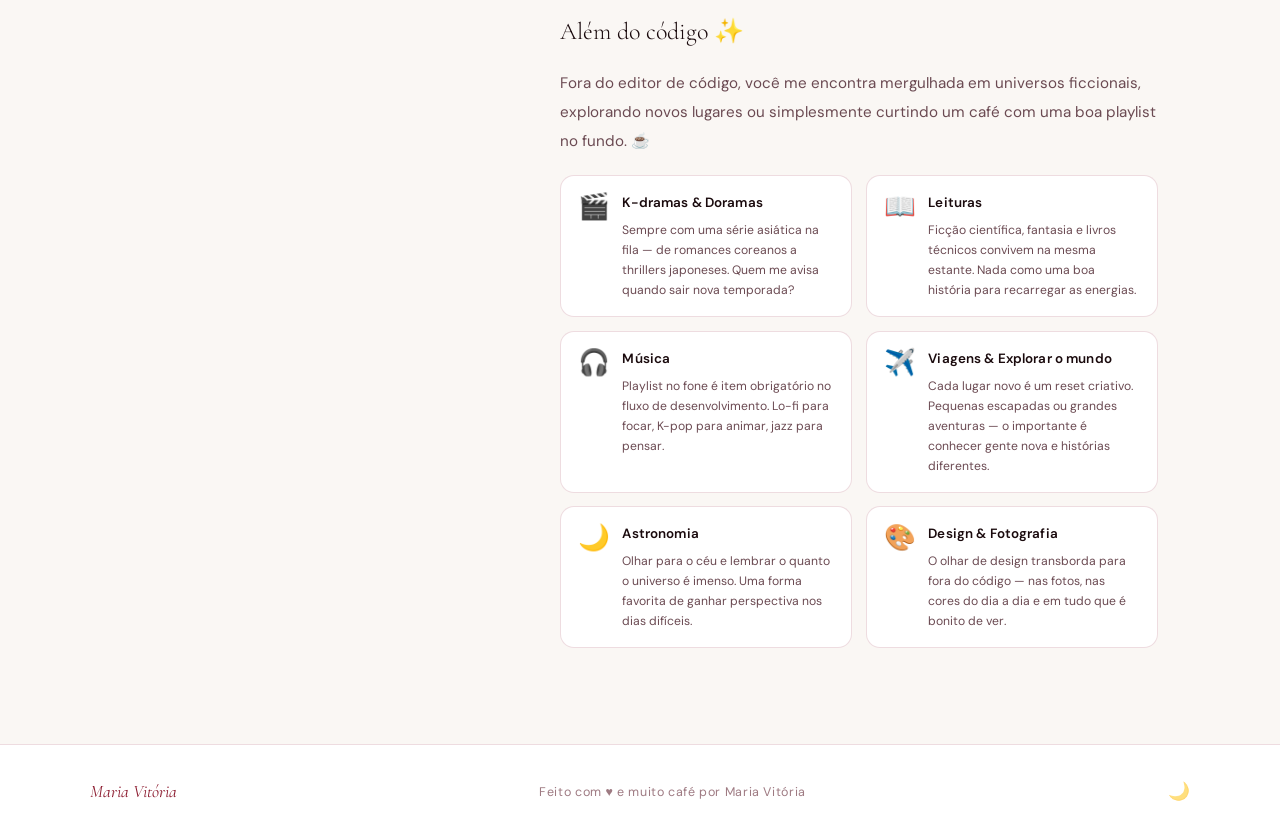
<file: about.html>
<!DOCTYPE html>
<html lang="pt-BR" data-theme="light">
<head>
  <meta charset="UTF-8" />
  <meta name="viewport" content="width=device-width, initial-scale=1.0" />
  <meta name="description" content="Sobre Maria Vitória — Desenvolvedora Full Stack" />
  <title>Sobre · Maria Vitória</title>
  <link rel="stylesheet" href="style.css" />
  <script>
    (function () {
      var t = localStorage.getItem('mv-theme');
      var d = window.matchMedia('(prefers-color-scheme: dark)').matches ? 'dark' : 'light';
      document.documentElement.setAttribute('data-theme', t || d);
    })();
  </script>

  <style>
    /* Estatísticas rápidas em linha */
    .stats-row {
      display: grid;
      grid-template-columns: repeat(3, 1fr);
      gap: 1rem;
      margin-bottom: 2rem;
    }

    .stat-card {
      background: var(--surface);
      border: 1px solid var(--border);
      border-radius: 10px;
      padding: 1.25rem;
      text-align: center;
    }

    .stat-num {
      font-family: var(--font-display);
      font-size: 2.2rem;
      font-weight: 300;
      color: var(--crimson);
      display: block;
    }

    [data-theme="dark"] .stat-num { color: var(--gold-lunar); }

    .stat-label {
      font-size: 0.75rem;
      color: var(--text-muted);
      letter-spacing: 0.06em;
    }

    /* Timeline de experiência */
    .timeline {
      position: relative;
      padding-left: 2rem;
    }

    .timeline::before {
      content: '';
      position: absolute;
      left: 0;
      top: 0;
      bottom: 0;
      width: 1px;
      background: var(--border);
    }

    .timeline-item {
      position: relative;
      margin-bottom: 2rem;
    }

    .timeline-item::before {
      content: '';
      position: absolute;
      left: -2.38rem;
      top: 0.4rem;
      width: 8px;
      height: 8px;
      border-radius: 50%;
      background: var(--crimson);
      border: 2px solid var(--bg);
    }

    [data-theme="dark"] .timeline-item::before {
      background: var(--gold-lunar);
      border-color: var(--bg);
    }

    .timeline-date {
      font-size: 0.72rem;
      font-weight: 500;
      letter-spacing: 0.12em;
      text-transform: uppercase;
      color: var(--crimson);
      margin-bottom: 0.25rem;
    }

    [data-theme="dark"] .timeline-date { color: var(--gold-lunar); }

    .timeline-title {
      font-family: var(--font-display);
      font-size: 1.15rem;
      color: var(--text);
      margin-bottom: 0.25rem;
    }

    .timeline-company {
      font-size: 0.82rem;
      color: var(--text-muted);
      margin-bottom: 0.5rem;
    }

    .timeline-desc {
      font-size: 0.85rem;
      color: var(--text-muted);
      line-height: 1.7;
    }

    /* Barra de nível de habilidade */
    .skill-bar-wrap { margin-bottom: 1rem; }

    .skill-bar-header {
      display: flex;
      justify-content: space-between;
      margin-bottom: 0.4rem;
      font-size: 0.82rem;
    }

    .skill-bar-name { color: var(--text); font-weight: 500; }
    .skill-bar-pct  { color: var(--text-muted); }

    .skill-bar-track {
      height: 4px;
      background: var(--border);
      border-radius: 2px;
      overflow: hidden;
    }

    .skill-bar-fill {
      height: 100%;
      background: linear-gradient(to right, var(--wine), var(--crimson));
      border-radius: 2px;
      width: 0;
      transition: width 1.2s cubic-bezier(0.25, 0.46, 0.45, 0.94);
    }

    [data-theme="dark"] .skill-bar-fill {
      background: linear-gradient(to right, var(--blush), var(--gold-lunar));
    }

    .skill-bar-fill.animated { width: var(--w); }

    /* Página hero */
    .page-hero {
      padding: 10rem 0 5rem;
      text-align: center;
      position: relative;
    }

    /* ── Intro de hobbies ── */
    .hobbies-intro {
      font-size: 0.92rem;
      color: var(--text-muted);
      line-height: 1.8;
      margin-bottom: 1.5rem;
    }

    /* ── Grid de cards de hobbies ── */
    .hobbies-grid {
      display: grid;
      grid-template-columns: 1fr 1fr;
      gap: 0.85rem;
      margin-top: 0.5rem;
    }

    @media (max-width: 500px) {
      .hobbies-grid { grid-template-columns: 1fr; }
    }

    .hobby-card {
      display: flex;
      align-items: flex-start;
      gap: 0.75rem;
      background: var(--surface);
      border: 1px solid var(--border);
      border-radius: 14px;
      padding: 1rem 1.1rem;
      transition: transform 0.25s ease, border-color 0.25s ease, box-shadow 0.25s ease;
      cursor: default;
    }

    .hobby-card:hover {
      transform: translateY(-3px);
      border-color: var(--crimson);
      box-shadow: 0 6px 20px rgba(0,0,0,0.07);
    } 

    [data-theme="dark"] .hobby-card:hover {
      border-color: var(--gold-lunar);
      box-shadow: 0 6px 24px rgba(0,0,0,0.25);
    }

    .hobby-card-icon {
      font-size: 1.6rem;
      line-height: 1;
      flex-shrink: 0;
      margin-top: 0.1rem;
    }

    .hobby-card-body {
      display: flex;
      flex-direction: column;
      gap: 0.3rem;
    }

    .hobby-card-title {
      font-size: 0.84rem;
      font-weight: 600;
      color: var(--text);
      letter-spacing: 0.01em;
    }

    .hobby-card-desc {
      font-size: 0.76rem;
      color: var(--text-muted);
      line-height: 1.65;
    }
  </style>
</head>

<body>
  <canvas id="lunar-canvas" aria-hidden="true"></canvas>

  <!-- Navegação -->
  <nav role="navigation">
    <a href="index.html" class="nav-logo">Maria Vitória</a>
    <ul class="nav-links" role="list">
      <li><a href="index.html" data-i18n="nav.home">Início</a></li>
      <li><a href="about.html"    data-i18n="nav.about" class="active">Sobre</a></li>
      <li><a href="projects.html" data-i18n="nav.projects">Projetos</a></li>
      <li><a href="contact.html"  data-i18n="nav.contact">Contato</a></li>
    </ul>
    <div class="nav-controls">
      <button class="ctrl-btn" id="lang-btn">PT</button>
      <button class="ctrl-btn" id="theme-btn"><span class="theme-icon">🌙</span></button>
      <button class="nav-hamburger" id="hamburger" aria-label="Abrir menu">
        <span></span><span></span><span></span>
      </button>
    </div>
  </nav>

  <!-- Menu mobile -->
  <div class="mobile-menu" id="mobile-menu">
    <div class="mobile-menu-overlay"></div>
    <div class="mobile-menu-drawer">
      <button class="mobile-menu-close" id="mobile-close">✕</button>
      <a href="index.html" data-i18n="nav.home">Início</a>
      <a href="about.html"    data-i18n="nav.about">Sobre</a>
      <a href="projects.html" data-i18n="nav.projects">Projetos</a>
      <a href="contact.html"  data-i18n="nav.contact">Contato</a>
    </div>
  </div>

  <!-- Banner da página -->
  <div class="page-hero">
    <div class="star-field" aria-hidden="true"></div>
    <div class="container">
      <span class="section-tag fade-up" data-i18n="about.tag">Sobre mim</span>
      <h1 class="section-title fade-up" style="font-size: clamp(2.5rem,5vw,4rem);">
        <span data-i18n="about.title">Quem sou</span> <em data-i18n="about.title.em">eu</em>
      </h1>
    </div>
  </div>

  <!-- ══ Conteúdo principal: foto + texto ══ -->
  <section style="padding-top: 0;">
    <div class="container">
      <div class="about-grid">

        <!-- Lado esquerdo: foto e números rápidos -->
        <div class="about-photo-side fade-up">
         
          <div class="about-photo-frame" role="img" aria-label="Foto de Maria Vitória">
            🌙
          </div>

          <!-- Estatísticas rápidas -->
          <div class="stats-row" style="margin-top: 1.5rem;">
            <div class="stat-card">
              <span class="stat-num">3+</span>
              <span class="stat-label">Anos</span>
            </div>
            <div class="stat-card">
              <span class="stat-num">20+</span>
              <span class="stat-label">Projetos</span>
            </div>
            <div class="stat-card">
              <span class="stat-num">8+</span>
              <span class="stat-label">Tecnologias</span>
            </div>
          </div>
        </div>

        <!-- Lado direito: texto e seções -->
        <div class="about-content fade-up">

          <!-- Bio longa -->
          <p data-i18n="about.p1">
            Sou Maria Vitória, desenvolvedora full stack apaixonada por criar soluções digitais que unem estética e funcionalidade. Acredito que bom código é aquele que resolve problemas reais com elegância.
          </p>
          <p data-i18n="about.p2">
            Trabalho com desenvolvimento web desde 2022, construindo projetos que vão de APIs robustas a interfaces cuidadosamente projetadas. Cada linha de código é uma oportunidade de fazer algo incrível.
          </p>
          <p style="color: var(--text-muted); font-size: 0.95rem; line-height: 1.9;">
            Sou apaixonada por boas práticas de desenvolvimento, código limpo e por aprender continuamente. Acredito na importância da colaboração e comunicação para construir produtos que realmente importam para as pessoas.
          </p>

          <!-- Barras de habilidade -->
          <h3>Nível de proficiência</h3>

          <div class="skill-bars">
            <div class="skill-bar-wrap">
              <div class="skill-bar-header">
                <span class="skill-bar-name">Python / Flask</span>
                <span class="skill-bar-pct">90%</span>
              </div>
              <div class="skill-bar-track">
                <div class="skill-bar-fill" style="--w: 90%"></div>
              </div>
            </div>

            <div class="skill-bar-wrap">
              <div class="skill-bar-header">
                <span class="skill-bar-name">JavaScript</span>
                <span class="skill-bar-pct">85%</span>
              </div>
              <div class="skill-bar-track">
                <div class="skill-bar-fill" style="--w: 85%"></div>
              </div>
            </div>

            <div class="skill-bar-wrap">
              <div class="skill-bar-header">
                <span class="skill-bar-name">HTML5 / CSS3</span>
                <span class="skill-bar-pct">95%</span>
              </div>
              <div class="skill-bar-track">
                <div class="skill-bar-fill" style="--w: 95%"></div>
              </div>
            </div>

            <div class="skill-bar-wrap">
              <div class="skill-bar-header">
                <span class="skill-bar-name">Node.js</span>
                <span class="skill-bar-pct">75%</span>
              </div>
              <div class="skill-bar-track">
                <div class="skill-bar-fill" style="--w: 75%"></div>
              </div>
            </div>

            <div class="skill-bar-wrap">
              <div class="skill-bar-header">
                <span class="skill-bar-name">SQL (MySQL / SQLite)</span>
                <span class="skill-bar-pct">80%</span>
              </div>
              <div class="skill-bar-track">
                <div class="skill-bar-fill" style="--w: 80%"></div>
              </div>
            </div>
          </div>

          <!-- Timeline de experiência -->
          <h3>Experiência</h3>
          <div class="timeline">

            <div class="timeline-item">
              <div class="timeline-date">2024 — Presente</div>
              <div class="timeline-title">Desenvolvedora Full Stack Freelance</div>
              <div class="timeline-company">Autônoma</div>
              <p class="timeline-desc">Desenvolvimento de aplicações web sob demanda para clientes de diferentes segmentos, do briefing ao deploy.</p>
            </div>

            <div class="timeline-item">
              <div class="timeline-date">2023 — 2024</div>
              <div class="timeline-title">Desenvolvedora Backend Jr.</div>
              <div class="timeline-company">Startup de Tecnologia</div>
              <p class="timeline-desc">Construção e manutenção de APIs REST em Python/Flask, integração com bancos de dados MySQL e suporte ao time de produto.</p>
            </div>

            <div class="timeline-item">
              <div class="timeline-date">2022 — 2023</div>
              <div class="timeline-title">Estagiária de Desenvolvimento Web</div>
              <div class="timeline-company">Agência Digital</div>
              <p class="timeline-desc">Criação de landing pages, manutenção de sites WordPress e primeiros projetos com JavaScript e integração de APIs.</p>
            </div>

          </div>

          <!-- Hobbies -->
          <h3 data-i18n="about.hobbies.title">Além do código ✨</h3>
          <p class="hobbies-intro" data-i18n="about.hobbies.intro">Fora do editor de código, você me encontra mergulhada em universos ficcionais, explorando novos lugares ou simplesmente curtindo um café com uma boa playlist no fundo. ☕</p>

          <div class="hobbies-grid">

            <div class="hobby-card fade-up" data-hobby="dorama">
              <div class="hobby-card-icon">🎬</div>
              <div class="hobby-card-body">
                <span class="hobby-card-title" data-i18n="hobby.dorama">K-dramas & Doramas</span>
                <span class="hobby-card-desc" data-i18n="hobby.dorama.desc">Sempre com uma série asiática na fila — de romances coreanos a thrillers japoneses. Quem me avisa quando sair nova temporada?</span>
              </div>
            </div>

            <div class="hobby-card fade-up" data-hobby="read">
              <div class="hobby-card-icon">📖</div>
              <div class="hobby-card-body">
                <span class="hobby-card-title" data-i18n="hobby.read">Leituras</span>
                <span class="hobby-card-desc" data-i18n="hobby.read.desc">Ficção científica, fantasia e livros técnicos convivem na mesma estante. Nada como uma boa história para recarregar as energias.</span>
              </div>
            </div>

            <div class="hobby-card fade-up" data-hobby="music">
              <div class="hobby-card-icon">🎧</div>
              <div class="hobby-card-body">
                <span class="hobby-card-title" data-i18n="hobby.music">Música</span>
                <span class="hobby-card-desc" data-i18n="hobby.music.desc">Playlist no fone é item obrigatório no fluxo de desenvolvimento. Lo-fi para focar, K-pop para animar, jazz para pensar.</span>
              </div>
            </div>

            <div class="hobby-card fade-up" data-hobby="travel">
              <div class="hobby-card-icon">✈️</div>
              <div class="hobby-card-body">
                <span class="hobby-card-title" data-i18n="hobby.travel">Viagens & Explorar o mundo</span>
                <span class="hobby-card-desc" data-i18n="hobby.travel.desc">Cada lugar novo é um reset criativo. Pequenas escapadas ou grandes aventuras — o importante é conhecer gente nova e histórias diferentes.</span>
              </div>
            </div>

            <div class="hobby-card fade-up" data-hobby="astro">
              <div class="hobby-card-icon">🌙</div>
              <div class="hobby-card-body">
                <span class="hobby-card-title" data-i18n="hobby.astro">Astronomia</span>
                <span class="hobby-card-desc" data-i18n="hobby.astro.desc">Olhar para o céu e lembrar o quanto o universo é imenso. Uma forma favorita de ganhar perspectiva nos dias difíceis.</span>
              </div>
            </div>

            <div class="hobby-card fade-up" data-hobby="design">
              <div class="hobby-card-icon">🎨</div>
              <div class="hobby-card-body">
                <span class="hobby-card-title" data-i18n="hobby.design">Design & Fotografia</span>
                <span class="hobby-card-desc" data-i18n="hobby.design.desc">O olhar de design transborda para fora do código — nas fotos, nas cores do dia a dia e em tudo que é bonito de ver.</span>
              </div>
            </div>

          </div><!-- /hobbies-grid -->

        </div>
        <!-- /about-content -->

      </div>
    </div>
  </section>

  <!-- Rodapé -->
  <footer>
    <div class="footer-content">
      <span class="footer-logo">Maria Vitória</span>
      <p class="footer-copy" data-i18n="footer.copy">Feito com ♥ e muito café por Maria Vitória</p>
      <span class="footer-moon" aria-hidden="true">🌙</span>
    </div>
  </footer>

  <script src="script.js"></script>

  <!--
    Script de animação das barras de habilidade.
    Usa IntersectionObserver para animar as barras quando ficam visíveis.
    A largura é definida pela variável CSS --w em cada barra.
  -->
  <script>
    document.addEventListener('DOMContentLoaded', function () {
      const bars = document.querySelectorAll('.skill-bar-fill');

      const observer = new IntersectionObserver((entries) => {
        entries.forEach(entry => {
          if (entry.isIntersecting) {
            // Adiciona a classe que ativa a transição de largura
            entry.target.classList.add('animated');
            observer.unobserve(entry.target);
          }
        });
      }, { threshold: 0.3 });

      bars.forEach(bar => observer.observe(bar));
    });
  </script>

</body>
</html>
</file>
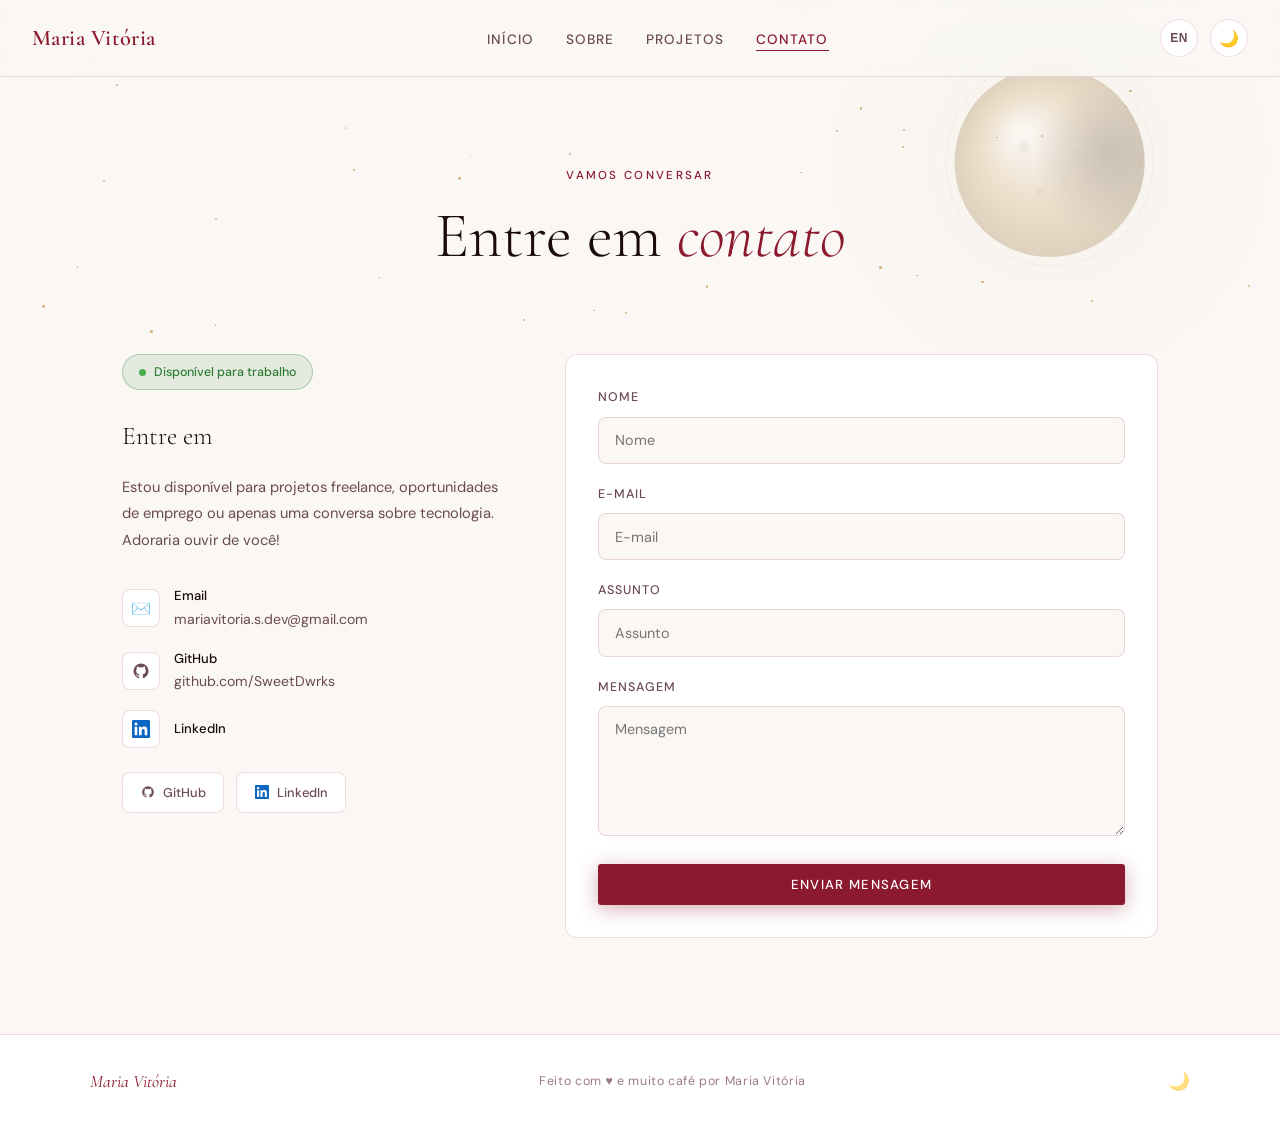
<file: contact.html>
<!DOCTYPE html>
<html lang="pt-BR" data-theme="light">
<head>
  <meta charset="UTF-8" />
  <meta name="viewport" content="width=device-width, initial-scale=1.0" />
  <meta name="description" content="Contato — Maria Vitória, Desenvolvedora Full Stack" />
  <title>Contato · Maria Vitória</title>
  <link rel="stylesheet" href="style.css" />
  <script>
    (function () {
      var t = localStorage.getItem('mv-theme');
      var d = window.matchMedia('(prefers-color-scheme: dark)').matches ? 'dark' : 'light';
      document.documentElement.setAttribute('data-theme', t || d);
    })();
  </script>

  <style>
    /* Badge de "disponível para trabalho" */
    .available-badge {
      display: inline-flex;
      align-items: center;
      gap: 0.5rem;
      padding: 0.4rem 1rem;
      background: rgba(46, 125, 50, 0.1);
      border: 1px solid rgba(46, 125, 50, 0.3);
      border-radius: 20px;
      font-size: 0.78rem;
      color: #2E7D32;
      font-weight: 500;
      margin-bottom: 1.5rem;
    }

    .available-badge .dot {
      width: 7px;
      height: 7px;
      background: #4CAF50;
      border-radius: 50%;
      animation: blink 1.5s ease-in-out infinite;
    }

    @keyframes blink {
      0%, 100% { opacity: 1; }
      50%       { opacity: 0.3; }
    }

    /* Página hero simples */
    .page-hero {
      padding: 10rem 0 4rem;
      text-align: center;
      position: relative;
    }

    /* Redes sociais */
    .social-links {
      display: flex;
      gap: 0.75rem;
      margin-top: 1.5rem;
      flex-wrap: wrap;
    }

    .social-btn {
      display: flex;
      align-items: center;
      gap: 0.5rem;
      padding: 0.55rem 1.1rem;
      border-radius: 8px;
      border: 1px solid var(--border);
      background: var(--surface);
      color: var(--text-muted);
      font-size: 0.8rem;
      font-weight: 500;
      text-decoration: none;
      transition: all var(--transition);
    }

    .social-btn:hover {
      background: var(--crimson);
      color: #fff;
      border-color: var(--crimson);
      transform: translateY(-2px);
    }

    [data-theme="dark"] .social-btn:hover {
      background: var(--gold-lunar);
      color: var(--wine);
      border-color: var(--gold-lunar);
    }
  </style>
</head>

<body>
  <canvas id="lunar-canvas" aria-hidden="true"></canvas>

  <!-- Navegação -->
  <nav role="navigation">
    <a href="index.html" class="nav-logo">Maria Vitória</a>
    <ul class="nav-links" role="list">
      <li><a href="index.html" data-i18n="nav.home">Início</a></li>
      <li><a href="about.html"    data-i18n="nav.about">Sobre</a></li>
      <li><a href="projects.html" data-i18n="nav.projects">Projetos</a></li>
      <li><a href="contact.html"  data-i18n="nav.contact" class="active">Contato</a></li>
    </ul>
    <div class="nav-controls">
      <button class="ctrl-btn" id="lang-btn">PT</button>
      <button class="ctrl-btn" id="theme-btn"><span class="theme-icon">🌙</span></button>
      <button class="nav-hamburger" id="hamburger" aria-label="Abrir menu">
        <span></span><span></span><span></span>
      </button>
    </div>
  </nav>

  <!-- Menu mobile -->
  <div class="mobile-menu" id="mobile-menu">
    <div class="mobile-menu-overlay"></div>
    <div class="mobile-menu-drawer">
      <button class="mobile-menu-close" id="mobile-close">✕</button>
      <a href="index.html" data-i18n="nav.home">Início</a>
      <a href="about.html"    data-i18n="nav.about">Sobre</a>
      <a href="projects.html" data-i18n="nav.projects">Projetos</a>
      <a href="contact.html"  data-i18n="nav.contact">Contato</a>
    </div>
  </div>

  <!-- Banner da página -->
  <div class="page-hero">
    <div class="star-field" aria-hidden="true"></div>
    <div class="container">
      <span class="section-tag fade-up" data-i18n="contact.tag">Vamos conversar</span>
      <h1 class="section-title fade-up" style="font-size: clamp(2.5rem,5vw,4rem);">
        <span data-i18n="contact.title">Entre em</span> <em data-i18n="contact.title.em">contato</em>
      </h1>
    </div>
  </div>

  <!-- ══ Seção de contato: informações + formulário ══ -->
  <section style="padding-top: 0;">
    <div class="container">
      <div class="contact-grid">

        <!-- Coluna esquerda: informações e links -->
        <div class="contact-info fade-up">

          <!-- Badge de disponibilidade -->
          <div class="available-badge">
            <span class="dot"></span>
            <span data-i18n="contact.available">Disponível para trabalho</span>
          </div>

          <h2 data-i18n="contact.title" style="font-family: var(--font-display); font-size: 1.6rem; font-weight: 300; margin-bottom: 1rem; color: var(--text);">
            Entre em <em style="font-style: italic; color: var(--crimson);" data-i18n="contact.title.em">contato</em>
          </h2>

          <p data-i18n="contact.p">
            Estou disponível para projetos freelance, oportunidades de emprego ou apenas uma conversa sobre tecnologia. Adoraria ouvir de você!
          </p>

          <!-- Links de contato direto -->
          <div class="contact-links">

            <!-- Email -->
            <a href="mailto:mariavitoria.s.dev@gmail.com" class="contact-link-item">
              <div class="contact-icon-wrap" aria-hidden="true">✉️</div>
              <div>
                <div style="font-weight: 500; font-size: 0.82rem; color: var(--text);">Email</div>
                <div>mariavitoria.s.dev@gmail.com</div>
              </div>
            </a>

            <!-- GitHub -->
            <a href="https://github.com/SweetDwrks" target="_blank" rel="noopener" class="contact-link-item">
              <div class="contact-icon-wrap" aria-hidden="true">
                <svg viewBox="0 0 24 24" width="18" height="18" fill="currentColor">
                  <path d="M12 2A10 10 0 0 0 2 12c0 4.42 2.87 8.17 6.84 9.5.5.08.66-.23.66-.5v-1.69c-2.77.6-3.36-1.34-3.36-1.34-.46-1.16-1.11-1.47-1.11-1.47-.91-.62.07-.6.07-.6 1 .07 1.53 1.03 1.53 1.03.87 1.52 2.34 1.07 2.91.83.09-.65.35-1.09.63-1.34-2.22-.25-4.55-1.11-4.55-4.92 0-1.11.38-2 1.03-2.71-.1-.25-.45-1.29.1-2.64 0 0 .84-.27 2.75 1.02.79-.22 1.65-.33 2.5-.33.85 0 1.71.11 2.5.33 1.91-1.29 2.75-1.02 2.75-1.02.55 1.35.2 2.39.1 2.64.65.71 1.03 1.6 1.03 2.71 0 3.82-2.34 4.66-4.57 4.91.36.31.69.92.69 1.85V21c0 .27.16.59.67.5C19.14 20.16 22 16.42 22 12A10 10 0 0 0 12 2z"/>
                </svg>
              </div>
              <div>
                <div style="font-weight: 500; font-size: 0.82rem; color: var(--text);">GitHub</div>
                <div>github.com/SweetDwrks</div>
              </div>
            </a>

            <!-- LinkedIn -->
            <a href="https://linkedin.com/in/mariavitoria-dev/?locale=pt" target="_blank" rel="noopener" class="contact-link-item">
              <div class="contact-icon-wrap" aria-hidden="true">
                <svg viewBox="0 0 24 24" width="18" height="18" fill="#0A66C2">
                  <path d="M20.447 20.452h-3.554v-5.569c0-1.328-.027-3.037-1.852-3.037-1.853 0-2.136 1.445-2.136 2.939v5.667H9.351V9h3.414v1.561h.046c.477-.9 1.637-1.85 3.37-1.85 3.601 0 4.267 2.37 4.267 5.455v6.286zM5.337 7.433a2.062 2.062 0 0 1-2.063-2.065 2.064 2.064 0 1 1 2.063 2.065zm1.782 13.019H3.555V9h3.564v11.452zM22.225 0H1.771C.792 0 0 .774 0 1.729v20.542C0 23.227.792 24 1.771 24h20.451C23.2 24 24 23.227 24 22.271V1.729C24 .774 23.2 0 22.222 0h.003z"/>
                </svg>
              </div>
              <div>
                <div style="font-weight: 500; font-size: 0.82rem; color: var(--text);">LinkedIn</div>
                <div><linkedin class="com">
                <in>
                <mariavitoria class="dev"></mariavitoria></div>
              </div>
            </a>

          </div>

          <!-- Botões de redes sociais -->
          <div class="social-links">
            <a href="https://github.com/SweetDwrks" target="_blank" rel="noopener" class="social-btn">
              <svg viewBox="0 0 24 24" width="14" height="14" fill="currentColor">
                <path d="M12 2A10 10 0 0 0 2 12c0 4.42 2.87 8.17 6.84 9.5.5.08.66-.23.66-.5v-1.69c-2.77.6-3.36-1.34-3.36-1.34-.46-1.16-1.11-1.47-1.11-1.47-.91-.62.07-.6.07-.6 1 .07 1.53 1.03 1.53 1.03.87 1.52 2.34 1.07 2.91.83.09-.65.35-1.09.63-1.34-2.22-.25-4.55-1.11-4.55-4.92 0-1.11.38-2 1.03-2.71-.1-.25-.45-1.29.1-2.64 0 0 .84-.27 2.75 1.02.79-.22 1.65-.33 2.5-.33.85 0 1.71.11 2.5.33 1.91-1.29 2.75-1.02 2.75-1.02.55 1.35.2 2.39.1 2.64.65.71 1.03 1.6 1.03 2.71 0 3.82-2.34 4.66-4.57 4.91.36.31.69.92.69 1.85V21c0 .27.16.59.67.5C19.14 20.16 22 16.42 22 12A10 10 0 0 0 12 2z"/>
              </svg>
              GitHub
            </a>
            <a href="https://www.linkedin.com/in/mariavitoria-dev/" target="_blank" rel="noopener" class="social-btn">
              <svg viewBox="0 0 24 24" width="14" height="14" fill="#0A66C2">
                <path d="M20.447 20.452h-3.554v-5.569c0-1.328-.027-3.037-1.852-3.037-1.853 0-2.136 1.445-2.136 2.939v5.667H9.351V9h3.414v1.561h.046c.477-.9 1.637-1.85 3.37-1.85 3.601 0 4.267 2.37 4.267 5.455v6.286zM5.337 7.433a2.062 2.062 0 0 1-2.063-2.065 2.064 2.064 0 1 1 2.063 2.065zm1.782 13.019H3.555V9h3.564v11.452zM22.225 0H1.771C.792 0 0 .774 0 1.729v20.542C0 23.227.792 24 1.771 24h20.451C23.2 24 24 23.227 24 22.271V1.729C24 .774 23.2 0 22.222 0h.003z"/>
              </svg>
              LinkedIn
            </a>
          </div>

        </div>
        <!-- /contact-info -->

        <!-- Coluna direita: formulário de contato -->
        <div class="fade-up">
          <form class="contact-form" id="contact-form" novalidate>

            <div class="form-group">
              <label for="name" data-i18n="form.name">Nome</label>
              <input
                type="text"
                id="name"
                name="name"
                required
                data-i18n-placeholder="form.name"
                placeholder="Nome"
              />
            </div>

            <div class="form-group">
              <label for="email" data-i18n="form.email">E-mail</label>
              <input
                type="email"
                id="email"
                name="email"
                required
                data-i18n-placeholder="form.email"
                placeholder="E-mail"
              />
            </div>

            <div class="form-group">
              <label for="subject" data-i18n="form.subject">Assunto</label>
              <input
                type="text"
                id="subject"
                name="subject"
                data-i18n-placeholder="form.subject"
                placeholder="Assunto"
              />
            </div>

            <div class="form-group">
              <label for="message" data-i18n="form.message">Mensagem</label>
              <textarea
                id="message"
                name="message"
                required
                data-i18n-placeholder="form.message"
                placeholder="Mensagem"
              ></textarea>
            </div>

            <!-- Botão de envio -->
            <button type="submit" class="btn-primary" style="width: 100%;" data-i18n="form.send">
              Enviar mensagem
            </button>

            
            <div class="form-feedback" id="form-feedback" role="alert" aria-live="polite"></div>

          </form>
        </div>

      </div>
    </div>
  </section>

  <!-- Rodapé -->
  <footer>

    <div class="footer-content">
      <span class="footer-logo">Maria Vitória</span>
      <p class="footer-copy" data-i18n="footer.copy">Feito com ♥ e muito café por Maria Vitória</p>
      <span class="footer-moon" aria-hidden="true">🌙</span>
    </div>
  </footer>

  <script src="script.js"></script>
</body>
</html>
</file>
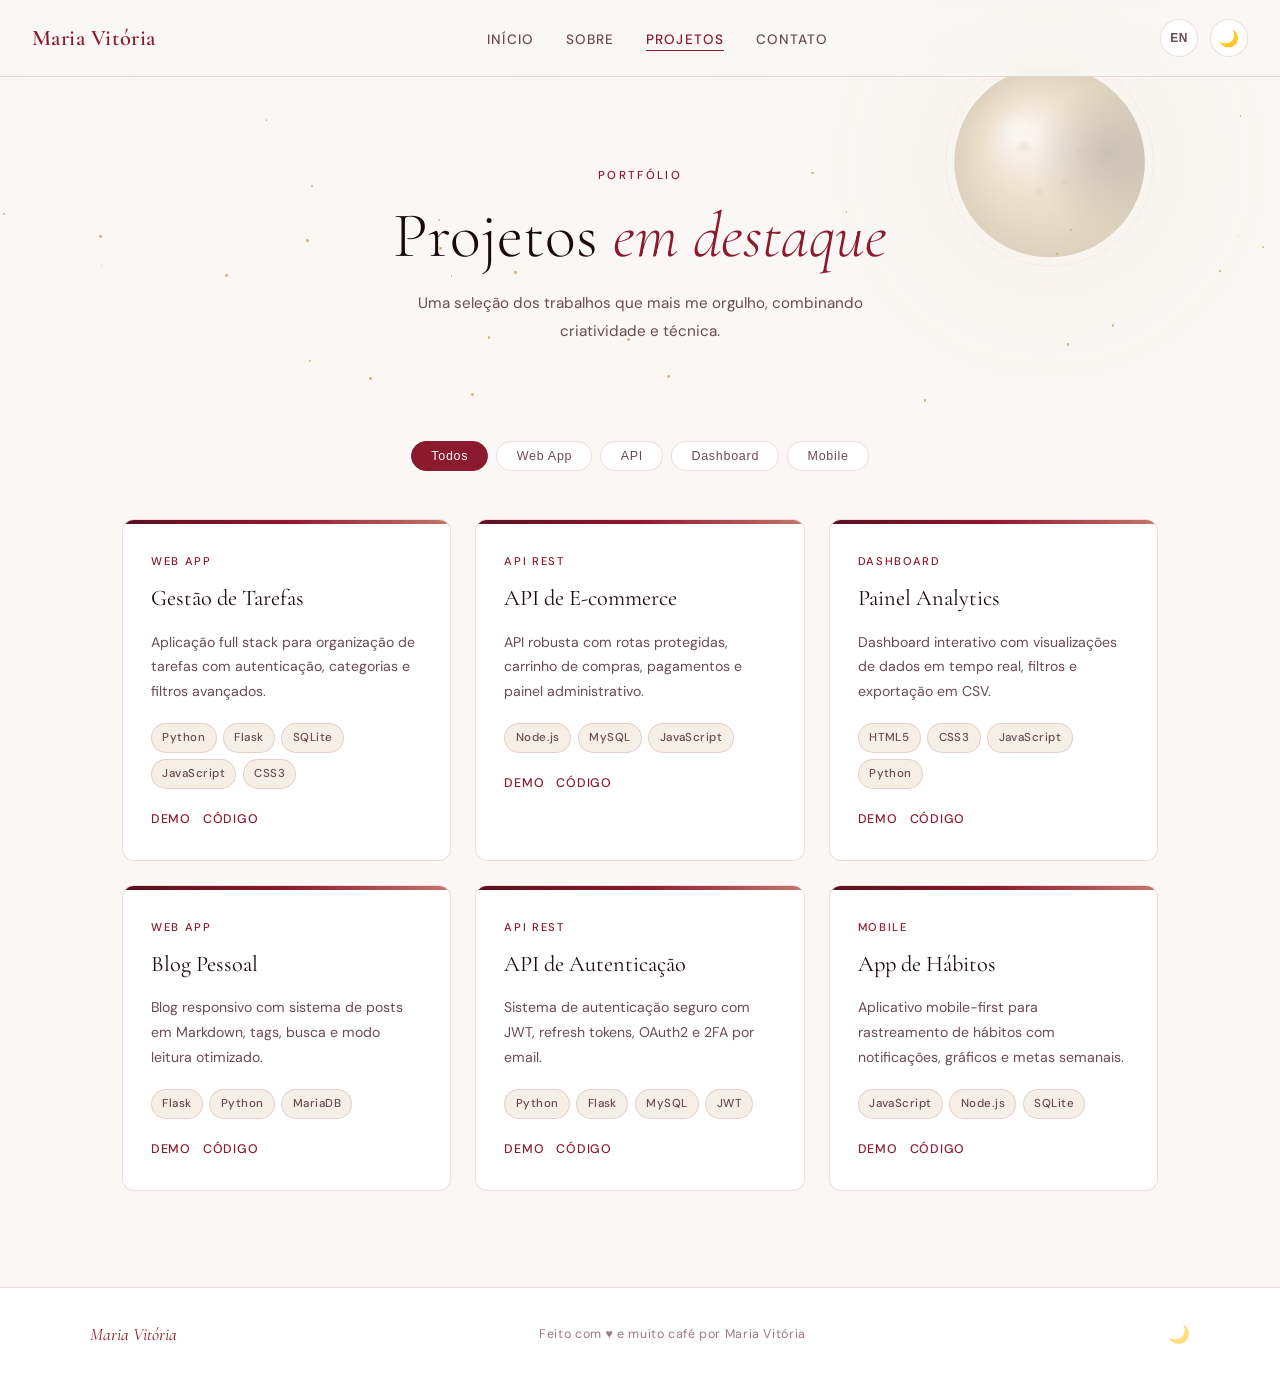
<file: projects.html>
<!DOCTYPE html>
<html lang="pt-BR" data-theme="light">
<head>
  <meta charset="UTF-8" />
  <meta name="viewport" content="width=device-width, initial-scale=1.0" />
  <meta name="description" content="Projetos de Maria Vitória — Desenvolvedora Full Stack" />
  <title>Projetos · Maria Vitória</title>
  <link rel="stylesheet" href="style.css" />
  <script>
    (function () {
      var t = localStorage.getItem('mv-theme');
      var d = window.matchMedia('(prefers-color-scheme: dark)').matches ? 'dark' : 'light';
      document.documentElement.setAttribute('data-theme', t || d);
    })();
  </script>

  <!-- Estilos adicionais específicos desta página -->
  <style>
    /* Grade expandida de projetos com filtro por categoria */
    .filter-bar {
      display: flex;
      gap: 0.5rem;
      flex-wrap: wrap;
      justify-content: center;
      margin-bottom: 3rem;
    }

    .filter-btn {
      padding: 0.45rem 1.2rem;
      border-radius: 20px;
      border: 1px solid var(--border);
      background: var(--surface);
      color: var(--text-muted);
      font-size: 0.78rem;
      font-weight: 500;
      letter-spacing: 0.06em;
      cursor: pointer;
      transition: all var(--transition);
    }

    .filter-btn:hover,
    .filter-btn.active {
      background: var(--crimson);
      color: #fff;
      border-color: var(--crimson);
    }

    [data-theme="dark"] .filter-btn:hover,
    [data-theme="dark"] .filter-btn.active {
      background: var(--gold-lunar);
      color: var(--wine);
      border-color: var(--gold-lunar);
    }

    /* Card oculto durante filtro */
    .project-card.hidden {
      display: none;
    }

    /* Página header (banner interno) */
    .page-hero {
      padding: 10rem 0 5rem;
      text-align: center;
      position: relative;
    }
  </style>
</head>

<body>
  <!-- Canvas lunar de fundo -->
  <canvas id="lunar-canvas" aria-hidden="true"></canvas>

  <!-- ══ Navegação ══ -->
  <nav role="navigation">
    <a href="index.html" class="nav-logo">Maria Vitória</a>
    <ul class="nav-links" role="list">
      <li><a href="index.html"       data-i18n="nav.home">Início</a></li>
      <li><a href="about.html"          data-i18n="nav.about">Sobre</a></li>
      <li><a href="projects.html"       data-i18n="nav.projects" class="active">Projetos</a></li>
      <li><a href="contact.html"        data-i18n="nav.contact">Contato</a></li>
    </ul>
    <div class="nav-controls">
      <button class="ctrl-btn" id="lang-btn" aria-label="Trocar idioma">PT</button>
      <button class="ctrl-btn" id="theme-btn" aria-label="Alternar tema">
        <span class="theme-icon">🌙</span>
      </button>
      <button class="nav-hamburger" id="hamburger" aria-label="Abrir menu">
        <span></span><span></span><span></span>
      </button>
    </div>
  </nav>

  <!-- Menu mobile -->
  <div class="mobile-menu" id="mobile-menu">
    <div class="mobile-menu-overlay"></div>
    <div class="mobile-menu-drawer">
      <button class="mobile-menu-close" id="mobile-close">✕</button>
      <a href="index.html" data-i18n="nav.home">Início</a>
      <a href="about.html"    data-i18n="nav.about">Sobre</a>
      <a href="projects.html" data-i18n="nav.projects">Projetos</a>
      <a href="contact.html"  data-i18n="nav.contact">Contato</a>
    </div>
  </div>

  <!-- ══ Banner da página ══ -->
  <div class="page-hero">
    <div class="star-field" aria-hidden="true"></div>
    <div class="container">
      <span class="section-tag fade-up" data-i18n="proj.tag">Portfólio</span>
      <h1 class="section-title fade-up" style="font-size: clamp(2.5rem,5vw,4rem);">
        <span data-i18n="proj.title">Projetos</span> <em data-i18n="proj.title.em">em destaque</em>
      </h1>
      <p class="section-desc fade-up" data-i18n="proj.desc">
        Uma seleção dos trabalhos que mais me orgulho, combinando criatividade e técnica.
      </p>
    </div>
  </div>

  <!-- ══ Grade de projetos com filtros ══ -->
  <section style="padding-top: 1rem;">
    <div class="container">

      <!--
        Barra de filtros — cada botão filtra os cards pelo atributo data-category.
        O JavaScript abaixo na página controla a visibilidade.
      -->
      <div class="filter-bar fade-up" role="group" aria-label="Filtrar projetos">
        <button class="filter-btn active" data-filter="all">Todos</button>
        <button class="filter-btn" data-filter="webapp">Web App</button>
        <button class="filter-btn" data-filter="api">API</button>
        <button class="filter-btn" data-filter="dashboard">Dashboard</button>
        <button class="filter-btn" data-filter="mobile">Mobile</button>
      </div>

      <!-- Grade de projetos -->
      <div class="projects-grid" id="projects-grid">

        <!-- Projeto 1 -->
        <article class="project-card fade-up" data-category="webapp">
          <div class="card-accent"></div>
          <div class="card-body">
            <span class="card-tag" data-i18n="proj.p1.tag">Web App</span>
            <h2 class="card-title" data-i18n="proj.p1.title">Gestão de Tarefas</h2>
            <p class="card-desc" data-i18n="proj.p1.desc">
              Aplicação full stack para organização de tarefas com autenticação, categorias e filtros avançados.
            </p>
            <div class="card-tech">
              <span class="tech-pill">Python</span>
              <span class="tech-pill">Flask</span>
              <span class="tech-pill">SQLite</span>
              <span class="tech-pill">JavaScript</span>
              <span class="tech-pill">CSS3</span>
            </div>
            <div class="card-links">
              <a href="#" class="card-link" data-i18n="proj.demo">Demo</a>
              <a href="#" class="card-link" data-i18n="proj.code">Código</a>
            </div>
          </div>
        </article>

        <!-- Projeto 2 -->
        <article class="project-card fade-up" data-category="api">
          <div class="card-accent"></div>
          <div class="card-body">
            <span class="card-tag" data-i18n="proj.p2.tag">API REST</span>
            <h2 class="card-title" data-i18n="proj.p2.title">API de E-commerce</h2>
            <p class="card-desc" data-i18n="proj.p2.desc">
              API robusta com rotas protegidas, carrinho de compras, pagamentos e painel administrativo.
            </p>
            <div class="card-tech">
              <span class="tech-pill">Node.js</span>
              <span class="tech-pill">MySQL</span>
              <span class="tech-pill">JavaScript</span>
            </div>
            <div class="card-links">
              <a href="#" class="card-link" data-i18n="proj.demo">Demo</a>
              <a href="#" class="card-link" data-i18n="proj.code">Código</a>
            </div>
          </div>
        </article>

        <!-- Projeto 3 -->
        <article class="project-card fade-up" data-category="dashboard">
          <div class="card-accent"></div>
          <div class="card-body">
            <span class="card-tag" data-i18n="proj.p3.tag">Dashboard</span>
            <h2 class="card-title" data-i18n="proj.p3.title">Painel Analytics</h2>
            <p class="card-desc" data-i18n="proj.p3.desc">
              Dashboard interativo com visualizações de dados em tempo real, filtros e exportação em CSV.
            </p>
            <div class="card-tech">
              <span class="tech-pill">HTML5</span>
              <span class="tech-pill">CSS3</span>
              <span class="tech-pill">JavaScript</span>
              <span class="tech-pill">Python</span>
            </div>
            <div class="card-links">
              <a href="#" class="card-link" data-i18n="proj.demo">Demo</a>
              <a href="#" class="card-link" data-i18n="proj.code">Código</a>
            </div>
          </div>
        </article>

        <!-- Projeto 4 -->
        <article class="project-card fade-up" data-category="webapp">
          <div class="card-accent"></div>
          <div class="card-body">
            <span class="card-tag">Web App</span>
            <h2 class="card-title">Blog Pessoal</h2>
            <p class="card-desc">
              Blog responsivo com sistema de posts em Markdown, tags, busca e modo leitura otimizado.
            </p>
            <div class="card-tech">
              <span class="tech-pill">Flask</span>
              <span class="tech-pill">Python</span>
              <span class="tech-pill">MariaDB</span>
            </div>
            <div class="card-links">
              <a href="#" class="card-link" data-i18n="proj.demo">Demo</a>
              <a href="#" class="card-link" data-i18n="proj.code">Código</a>
            </div>
          </div>
        </article>

        <!-- Projeto 5 -->
        <article class="project-card fade-up" data-category="api">
          <div class="card-accent"></div>
          <div class="card-body">
            <span class="card-tag">API REST</span>
            <h2 class="card-title">API de Autenticação</h2>
            <p class="card-desc">
              Sistema de autenticação seguro com JWT, refresh tokens, OAuth2 e 2FA por email.
            </p>
            <div class="card-tech">
              <span class="tech-pill">Python</span>
              <span class="tech-pill">Flask</span>
              <span class="tech-pill">MySQL</span>
              <span class="tech-pill">JWT</span>
            </div>
            <div class="card-links">
              <a href="#" class="card-link" data-i18n="proj.demo">Demo</a>
              <a href="#" class="card-link" data-i18n="proj.code">Código</a>
            </div>
          </div>
        </article>

        <!-- Projeto 6 -->
        <article class="project-card fade-up" data-category="mobile">
          <div class="card-accent"></div>
          <div class="card-body">
            <span class="card-tag">Mobile</span>
            <h2 class="card-title">App de Hábitos</h2>
            <p class="card-desc">
              Aplicativo mobile-first para rastreamento de hábitos com notificações, gráficos e metas semanais.
            </p>
            <div class="card-tech">
              <span class="tech-pill">JavaScript</span>
              <span class="tech-pill">Node.js</span>
              <span class="tech-pill">SQLite</span>
            </div>
            <div class="card-links">
              <a href="#" class="card-link" data-i18n="proj.demo">Demo</a>
              <a href="#" class="card-link" data-i18n="proj.code">Código</a>
            </div>
          </div>
        </article>

      </div>
      <!-- /projects-grid -->

    </div>
  </section>

  <!-- Rodapé -->
  <footer>
    <div class="footer-content">
      <span class="footer-logo">Maria Vitória</span>
      <p class="footer-copy" data-i18n="footer.copy">Feito com ♥ e muito café por Maria Vitória</p>
      <span class="footer-moon" aria-hidden="true">🌙</span>
    </div>
  </footer>

  <script src="script.js"></script>

  <!--
    Script de filtro — específico desta página.
    Filtra os cards de projeto pelo atributo data-category.
  -->
  <script>
    document.addEventListener('DOMContentLoaded', function () {
      const filterBtns = document.querySelectorAll('.filter-btn');
      const cards = document.querySelectorAll('.project-card');

      filterBtns.forEach(btn => {
        btn.addEventListener('click', function () {
          // Remove 'active' de todos e adiciona no clicado
          filterBtns.forEach(b => b.classList.remove('active'));
          this.classList.add('active');

          const filter = this.getAttribute('data-filter');

          // Mostra ou oculta os cards conforme o filtro
          cards.forEach(card => {
            const cat = card.getAttribute('data-category');
            if (filter === 'all' || cat === filter) {
              card.classList.remove('hidden');
            } else {
              card.classList.add('hidden');
            }
          });
        });
      });
    });
  </script>

</body>
</html>
</file>
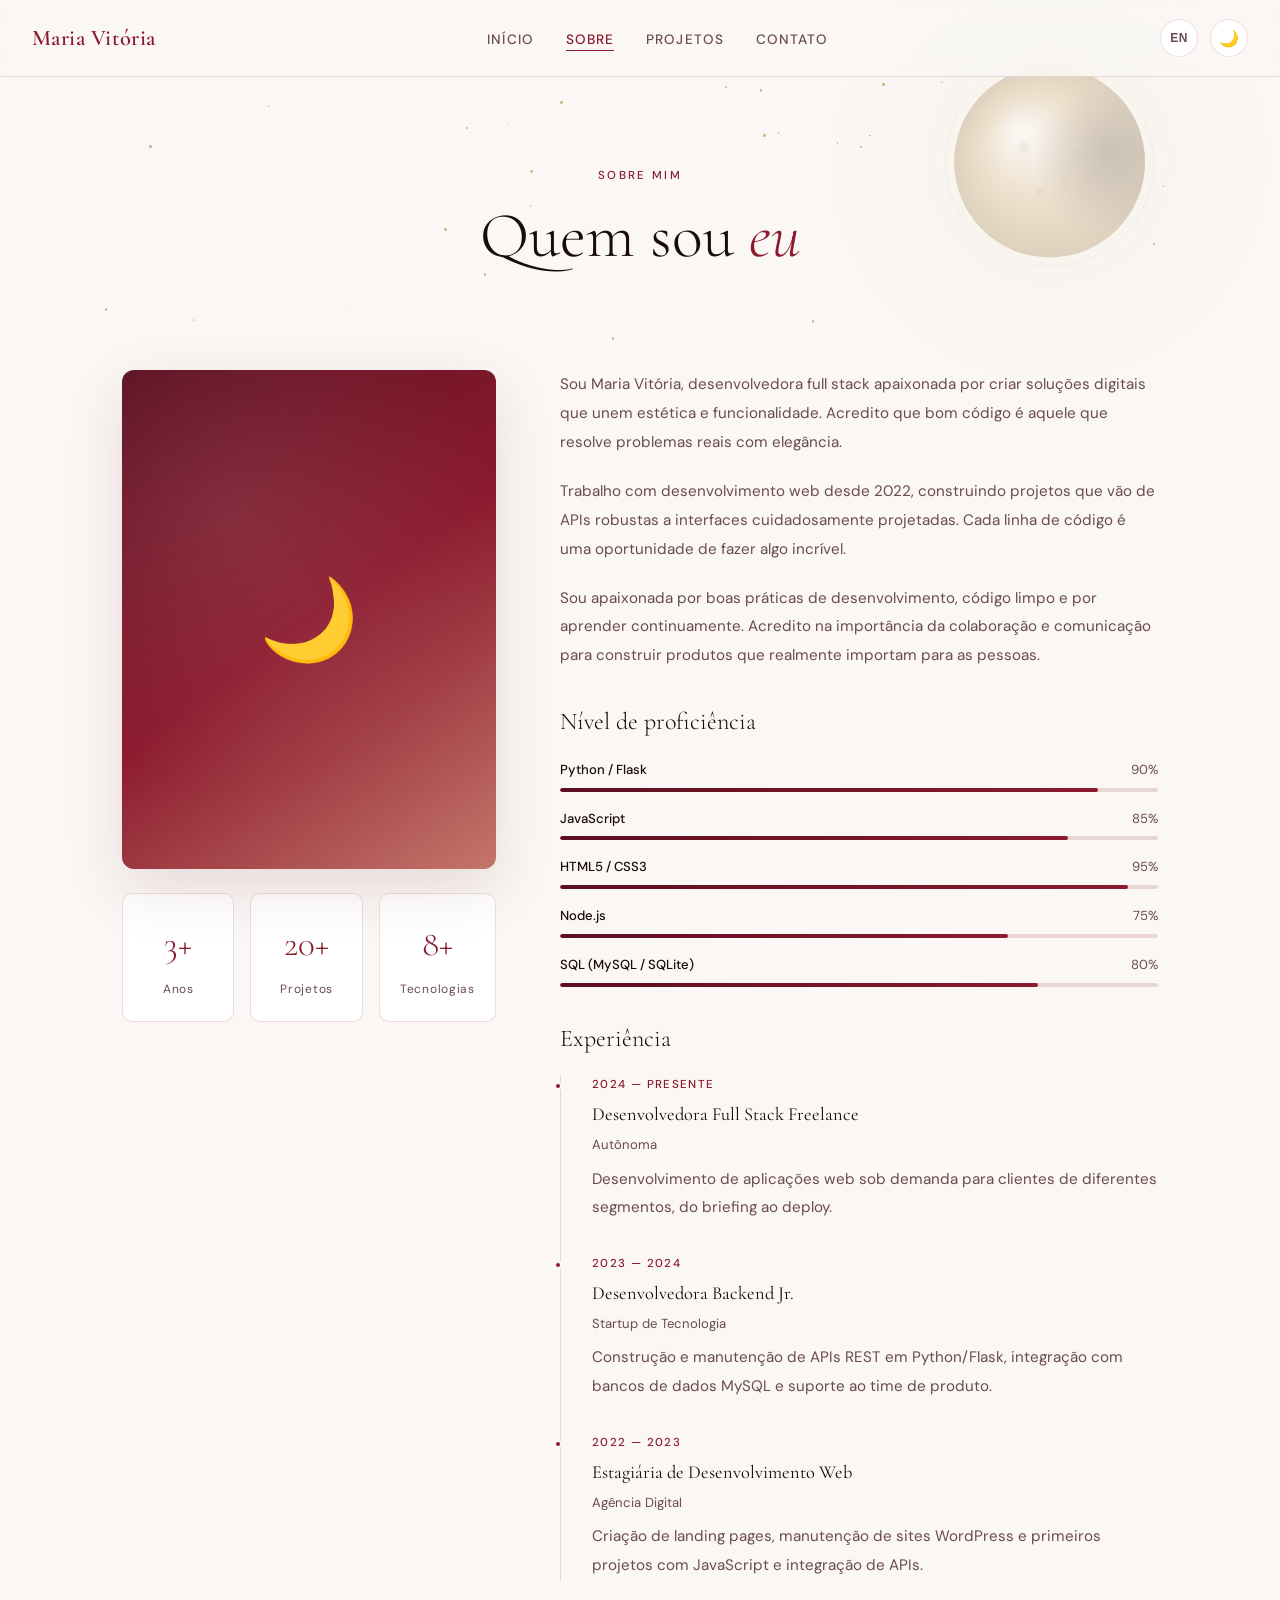
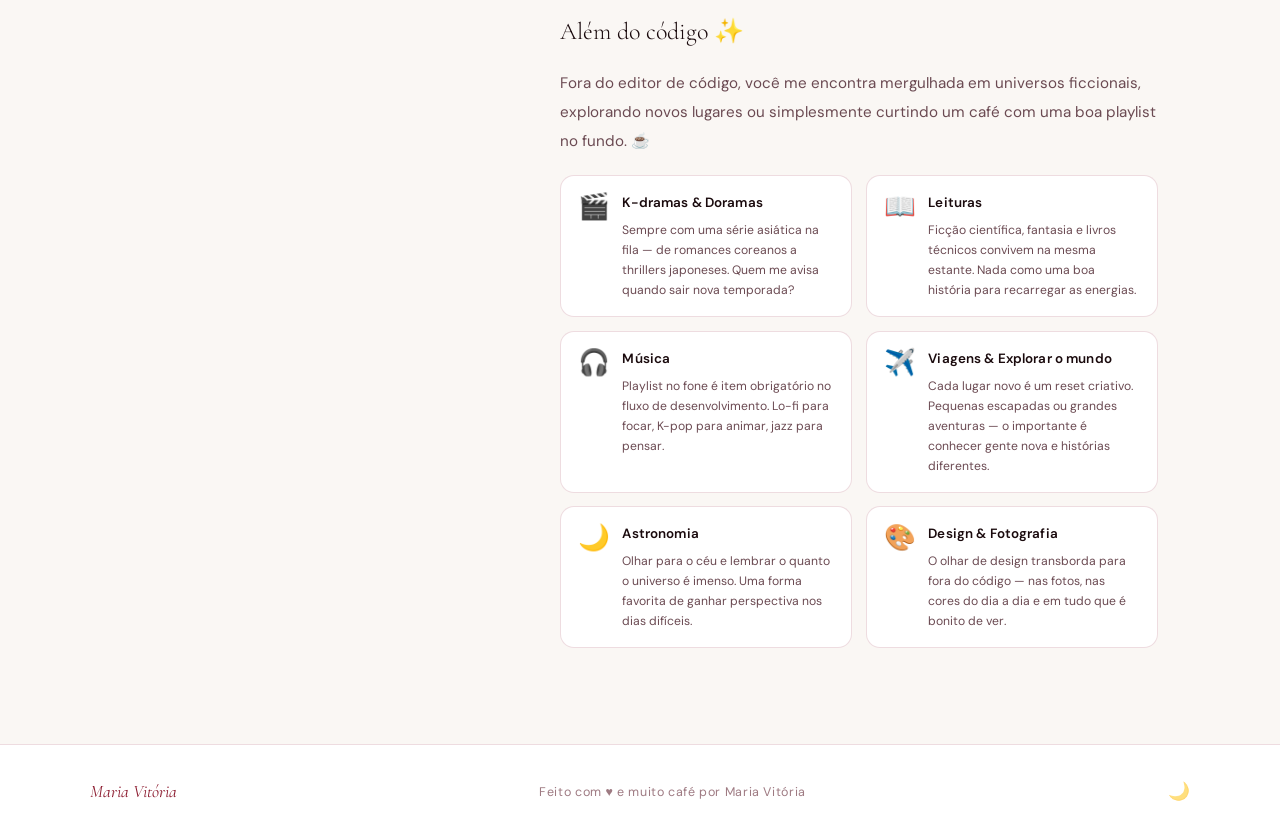
<file: portfolio/pages/about.html>
<!DOCTYPE html>
<html lang="pt-BR" data-theme="light">
<head>
  <meta charset="UTF-8" />
  <meta name="viewport" content="width=device-width, initial-scale=1.0" />
  <meta name="description" content="Sobre Maria Vitória — Desenvolvedora Full Stack" />
  <title>Sobre · Maria Vitória</title>
  <link rel="stylesheet" href="/portfolio/styles/style.css" />
  <script>
    (function () {
      var t = localStorage.getItem('mv-theme');
      var d = window.matchMedia('(prefers-color-scheme: dark)').matches ? 'dark' : 'light';
      document.documentElement.setAttribute('data-theme', t || d);
    })();
  </script>

  <style>
    /* Estatísticas rápidas em linha */
    .stats-row {
      display: grid;
      grid-template-columns: repeat(3, 1fr);
      gap: 1rem;
      margin-bottom: 2rem;
    }

    .stat-card {
      background: var(--surface);
      border: 1px solid var(--border);
      border-radius: 10px;
      padding: 1.25rem;
      text-align: center;
    }

    .stat-num {
      font-family: var(--font-display);
      font-size: 2.2rem;
      font-weight: 300;
      color: var(--crimson);
      display: block;
    }

    [data-theme="dark"] .stat-num { color: var(--gold-lunar); }

    .stat-label {
      font-size: 0.75rem;
      color: var(--text-muted);
      letter-spacing: 0.06em;
    }

    /* Timeline de experiência */
    .timeline {
      position: relative;
      padding-left: 2rem;
    }

    .timeline::before {
      content: '';
      position: absolute;
      left: 0;
      top: 0;
      bottom: 0;
      width: 1px;
      background: var(--border);
    }

    .timeline-item {
      position: relative;
      margin-bottom: 2rem;
    }

    .timeline-item::before {
      content: '';
      position: absolute;
      left: -2.38rem;
      top: 0.4rem;
      width: 8px;
      height: 8px;
      border-radius: 50%;
      background: var(--crimson);
      border: 2px solid var(--bg);
    }

    [data-theme="dark"] .timeline-item::before {
      background: var(--gold-lunar);
      border-color: var(--bg);
    }

    .timeline-date {
      font-size: 0.72rem;
      font-weight: 500;
      letter-spacing: 0.12em;
      text-transform: uppercase;
      color: var(--crimson);
      margin-bottom: 0.25rem;
    }

    [data-theme="dark"] .timeline-date { color: var(--gold-lunar); }

    .timeline-title {
      font-family: var(--font-display);
      font-size: 1.15rem;
      color: var(--text);
      margin-bottom: 0.25rem;
    }

    .timeline-company {
      font-size: 0.82rem;
      color: var(--text-muted);
      margin-bottom: 0.5rem;
    }

    .timeline-desc {
      font-size: 0.85rem;
      color: var(--text-muted);
      line-height: 1.7;
    }

    /* Barra de nível de habilidade */
    .skill-bar-wrap { margin-bottom: 1rem; }

    .skill-bar-header {
      display: flex;
      justify-content: space-between;
      margin-bottom: 0.4rem;
      font-size: 0.82rem;
    }

    .skill-bar-name { color: var(--text); font-weight: 500; }
    .skill-bar-pct  { color: var(--text-muted); }

    .skill-bar-track {
      height: 4px;
      background: var(--border);
      border-radius: 2px;
      overflow: hidden;
    }

    .skill-bar-fill {
      height: 100%;
      background: linear-gradient(to right, var(--wine), var(--crimson));
      border-radius: 2px;
      width: 0;
      transition: width 1.2s cubic-bezier(0.25, 0.46, 0.45, 0.94);
    }

    [data-theme="dark"] .skill-bar-fill {
      background: linear-gradient(to right, var(--blush), var(--gold-lunar));
    }

    .skill-bar-fill.animated { width: var(--w); }

    /* Página hero */
    .page-hero {
      padding: 10rem 0 5rem;
      text-align: center;
      position: relative;
    }

    /* ── Intro de hobbies ── */
    .hobbies-intro {
      font-size: 0.92rem;
      color: var(--text-muted);
      line-height: 1.8;
      margin-bottom: 1.5rem;
    }

    /* ── Grid de cards de hobbies ── */
    .hobbies-grid {
      display: grid;
      grid-template-columns: 1fr 1fr;
      gap: 0.85rem;
      margin-top: 0.5rem;
    }

    @media (max-width: 500px) {
      .hobbies-grid { grid-template-columns: 1fr; }
    }

    .hobby-card {
      display: flex;
      align-items: flex-start;
      gap: 0.75rem;
      background: var(--surface);
      border: 1px solid var(--border);
      border-radius: 14px;
      padding: 1rem 1.1rem;
      transition: transform 0.25s ease, border-color 0.25s ease, box-shadow 0.25s ease;
      cursor: default;
    }

    .hobby-card:hover {
      transform: translateY(-3px);
      border-color: var(--crimson);
      box-shadow: 0 6px 20px rgba(0,0,0,0.07);
    } 

    [data-theme="dark"] .hobby-card:hover {
      border-color: var(--gold-lunar);
      box-shadow: 0 6px 24px rgba(0,0,0,0.25);
    }

    .hobby-card-icon {
      font-size: 1.6rem;
      line-height: 1;
      flex-shrink: 0;
      margin-top: 0.1rem;
    }

    .hobby-card-body {
      display: flex;
      flex-direction: column;
      gap: 0.3rem;
    }

    .hobby-card-title {
      font-size: 0.84rem;
      font-weight: 600;
      color: var(--text);
      letter-spacing: 0.01em;
    }

    .hobby-card-desc {
      font-size: 0.76rem;
      color: var(--text-muted);
      line-height: 1.65;
    }
  </style>
</head>

<body>
  <canvas id="lunar-canvas" aria-hidden="true"></canvas>

  <!-- Navegação -->
  <nav role="navigation">
    <a href="../index.html" class="nav-logo">Maria Vitória</a>
    <ul class="nav-links" role="list">
      <li><a href="../index.html" data-i18n="nav.home">Início</a></li>
      <li><a href="/portfolio/pages/about.html"    data-i18n="nav.about" class="active">Sobre</a></li>
      <li><a href="/portfolio/pages/projects.html" data-i18n="nav.projects">Projetos</a></li>
      <li><a href="/portfolio/pages/contact.html"  data-i18n="nav.contact">Contato</a></li>
    </ul>
    <div class="nav-controls">
      <button class="ctrl-btn" id="lang-btn">PT</button>
      <button class="ctrl-btn" id="theme-btn"><span class="theme-icon">🌙</span></button>
      <button class="nav-hamburger" id="hamburger" aria-label="Abrir menu">
        <span></span><span></span><span></span>
      </button>
    </div>
  </nav>

  <!-- Menu mobile -->
  <div class="mobile-menu" id="mobile-menu">
    <div class="mobile-menu-overlay"></div>
    <div class="mobile-menu-drawer">
      <button class="mobile-menu-close" id="mobile-close">✕</button>
      <a href="../index.html" data-i18n="nav.home">Início</a>
      <a href="/portfolio/pages/about.html"    data-i18n="nav.about">Sobre</a>
      <a href="/portfolio/pages/projects.html" data-i18n="nav.projects">Projetos</a>
      <a href="/portfolio/pages/contact.html"  data-i18n="nav.contact">Contato</a>
    </div>
  </div>

  <!-- Banner da página -->
  <div class="page-hero">
    <div class="star-field" aria-hidden="true"></div>
    <div class="container">
      <span class="section-tag fade-up" data-i18n="about.tag">Sobre mim</span>
      <h1 class="section-title fade-up" style="font-size: clamp(2.5rem,5vw,4rem);">
        <span data-i18n="about.title">Quem sou</span> <em data-i18n="about.title.em">eu</em>
      </h1>
    </div>
  </div>

  <!-- ══ Conteúdo principal: foto + texto ══ -->
  <section style="padding-top: 0;">
    <div class="container">
      <div class="about-grid">

        <!-- Lado esquerdo: foto e números rápidos -->
        <div class="about-photo-side fade-up">
         
          <div class="about-photo-frame" role="img" aria-label="Foto de Maria Vitória">
            🌙
          </div>

          <!-- Estatísticas rápidas -->
          <div class="stats-row" style="margin-top: 1.5rem;">
            <div class="stat-card">
              <span class="stat-num">3+</span>
              <span class="stat-label">Anos</span>
            </div>
            <div class="stat-card">
              <span class="stat-num">20+</span>
              <span class="stat-label">Projetos</span>
            </div>
            <div class="stat-card">
              <span class="stat-num">8+</span>
              <span class="stat-label">Tecnologias</span>
            </div>
          </div>
        </div>

        <!-- Lado direito: texto e seções -->
        <div class="about-content fade-up">

          <!-- Bio longa -->
          <p data-i18n="about.p1">
            Sou Maria Vitória, desenvolvedora full stack apaixonada por criar soluções digitais que unem estética e funcionalidade. Acredito que bom código é aquele que resolve problemas reais com elegância.
          </p>
          <p data-i18n="about.p2">
            Trabalho com desenvolvimento web desde 2022, construindo projetos que vão de APIs robustas a interfaces cuidadosamente projetadas. Cada linha de código é uma oportunidade de fazer algo incrível.
          </p>
          <p style="color: var(--text-muted); font-size: 0.95rem; line-height: 1.9;">
            Sou apaixonada por boas práticas de desenvolvimento, código limpo e por aprender continuamente. Acredito na importância da colaboração e comunicação para construir produtos que realmente importam para as pessoas.
          </p>

          <!-- Barras de habilidade -->
          <h3>Nível de proficiência</h3>

          <div class="skill-bars">
            <div class="skill-bar-wrap">
              <div class="skill-bar-header">
                <span class="skill-bar-name">Python / Flask</span>
                <span class="skill-bar-pct">90%</span>
              </div>
              <div class="skill-bar-track">
                <div class="skill-bar-fill" style="--w: 90%"></div>
              </div>
            </div>

            <div class="skill-bar-wrap">
              <div class="skill-bar-header">
                <span class="skill-bar-name">JavaScript</span>
                <span class="skill-bar-pct">85%</span>
              </div>
              <div class="skill-bar-track">
                <div class="skill-bar-fill" style="--w: 85%"></div>
              </div>
            </div>

            <div class="skill-bar-wrap">
              <div class="skill-bar-header">
                <span class="skill-bar-name">HTML5 / CSS3</span>
                <span class="skill-bar-pct">95%</span>
              </div>
              <div class="skill-bar-track">
                <div class="skill-bar-fill" style="--w: 95%"></div>
              </div>
            </div>

            <div class="skill-bar-wrap">
              <div class="skill-bar-header">
                <span class="skill-bar-name">Node.js</span>
                <span class="skill-bar-pct">75%</span>
              </div>
              <div class="skill-bar-track">
                <div class="skill-bar-fill" style="--w: 75%"></div>
              </div>
            </div>

            <div class="skill-bar-wrap">
              <div class="skill-bar-header">
                <span class="skill-bar-name">SQL (MySQL / SQLite)</span>
                <span class="skill-bar-pct">80%</span>
              </div>
              <div class="skill-bar-track">
                <div class="skill-bar-fill" style="--w: 80%"></div>
              </div>
            </div>
          </div>

          <!-- Timeline de experiência -->
          <h3>Experiência</h3>
          <div class="timeline">

            <div class="timeline-item">
              <div class="timeline-date">2024 — Presente</div>
              <div class="timeline-title">Desenvolvedora Full Stack Freelance</div>
              <div class="timeline-company">Autônoma</div>
              <p class="timeline-desc">Desenvolvimento de aplicações web sob demanda para clientes de diferentes segmentos, do briefing ao deploy.</p>
            </div>

            <div class="timeline-item">
              <div class="timeline-date">2023 — 2024</div>
              <div class="timeline-title">Desenvolvedora Backend Jr.</div>
              <div class="timeline-company">Startup de Tecnologia</div>
              <p class="timeline-desc">Construção e manutenção de APIs REST em Python/Flask, integração com bancos de dados MySQL e suporte ao time de produto.</p>
            </div>

            <div class="timeline-item">
              <div class="timeline-date">2022 — 2023</div>
              <div class="timeline-title">Estagiária de Desenvolvimento Web</div>
              <div class="timeline-company">Agência Digital</div>
              <p class="timeline-desc">Criação de landing pages, manutenção de sites WordPress e primeiros projetos com JavaScript e integração de APIs.</p>
            </div>

          </div>

          <!-- Hobbies -->
          <h3 data-i18n="about.hobbies.title">Além do código ✨</h3>
          <p class="hobbies-intro" data-i18n="about.hobbies.intro">Fora do editor de código, você me encontra mergulhada em universos ficcionais, explorando novos lugares ou simplesmente curtindo um café com uma boa playlist no fundo. ☕</p>

          <div class="hobbies-grid">

            <div class="hobby-card fade-up" data-hobby="dorama">
              <div class="hobby-card-icon">🎬</div>
              <div class="hobby-card-body">
                <span class="hobby-card-title" data-i18n="hobby.dorama">K-dramas & Doramas</span>
                <span class="hobby-card-desc" data-i18n="hobby.dorama.desc">Sempre com uma série asiática na fila — de romances coreanos a thrillers japoneses. Quem me avisa quando sair nova temporada?</span>
              </div>
            </div>

            <div class="hobby-card fade-up" data-hobby="read">
              <div class="hobby-card-icon">📖</div>
              <div class="hobby-card-body">
                <span class="hobby-card-title" data-i18n="hobby.read">Leituras</span>
                <span class="hobby-card-desc" data-i18n="hobby.read.desc">Ficção científica, fantasia e livros técnicos convivem na mesma estante. Nada como uma boa história para recarregar as energias.</span>
              </div>
            </div>

            <div class="hobby-card fade-up" data-hobby="music">
              <div class="hobby-card-icon">🎧</div>
              <div class="hobby-card-body">
                <span class="hobby-card-title" data-i18n="hobby.music">Música</span>
                <span class="hobby-card-desc" data-i18n="hobby.music.desc">Playlist no fone é item obrigatório no fluxo de desenvolvimento. Lo-fi para focar, K-pop para animar, jazz para pensar.</span>
              </div>
            </div>

            <div class="hobby-card fade-up" data-hobby="travel">
              <div class="hobby-card-icon">✈️</div>
              <div class="hobby-card-body">
                <span class="hobby-card-title" data-i18n="hobby.travel">Viagens & Explorar o mundo</span>
                <span class="hobby-card-desc" data-i18n="hobby.travel.desc">Cada lugar novo é um reset criativo. Pequenas escapadas ou grandes aventuras — o importante é conhecer gente nova e histórias diferentes.</span>
              </div>
            </div>

            <div class="hobby-card fade-up" data-hobby="astro">
              <div class="hobby-card-icon">🌙</div>
              <div class="hobby-card-body">
                <span class="hobby-card-title" data-i18n="hobby.astro">Astronomia</span>
                <span class="hobby-card-desc" data-i18n="hobby.astro.desc">Olhar para o céu e lembrar o quanto o universo é imenso. Uma forma favorita de ganhar perspectiva nos dias difíceis.</span>
              </div>
            </div>

            <div class="hobby-card fade-up" data-hobby="design">
              <div class="hobby-card-icon">🎨</div>
              <div class="hobby-card-body">
                <span class="hobby-card-title" data-i18n="hobby.design">Design & Fotografia</span>
                <span class="hobby-card-desc" data-i18n="hobby.design.desc">O olhar de design transborda para fora do código — nas fotos, nas cores do dia a dia e em tudo que é bonito de ver.</span>
              </div>
            </div>

          </div><!-- /hobbies-grid -->

        </div>
        <!-- /about-content -->

      </div>
    </div>
  </section>

  <!-- Rodapé -->
  <footer>
    <div class="footer-content">
      <span class="footer-logo">Maria Vitória</span>
      <p class="footer-copy" data-i18n="footer.copy">Feito com ♥ e muito café por Maria Vitória</p>
      <span class="footer-moon" aria-hidden="true">🌙</span>
    </div>
  </footer>

  <script src="/portfolio/script/script.js"></script>

  <!--
    Script de animação das barras de habilidade.
    Usa IntersectionObserver para animar as barras quando ficam visíveis.
    A largura é definida pela variável CSS --w em cada barra.
  -->
  <script>
    document.addEventListener('DOMContentLoaded', function () {
      const bars = document.querySelectorAll('.skill-bar-fill');

      const observer = new IntersectionObserver((entries) => {
        entries.forEach(entry => {
          if (entry.isIntersecting) {
            // Adiciona a classe que ativa a transição de largura
            entry.target.classList.add('animated');
            observer.unobserve(entry.target);
          }
        });
      }, { threshold: 0.3 });

      bars.forEach(bar => observer.observe(bar));
    });
  </script>

</body>
</html>
</file>
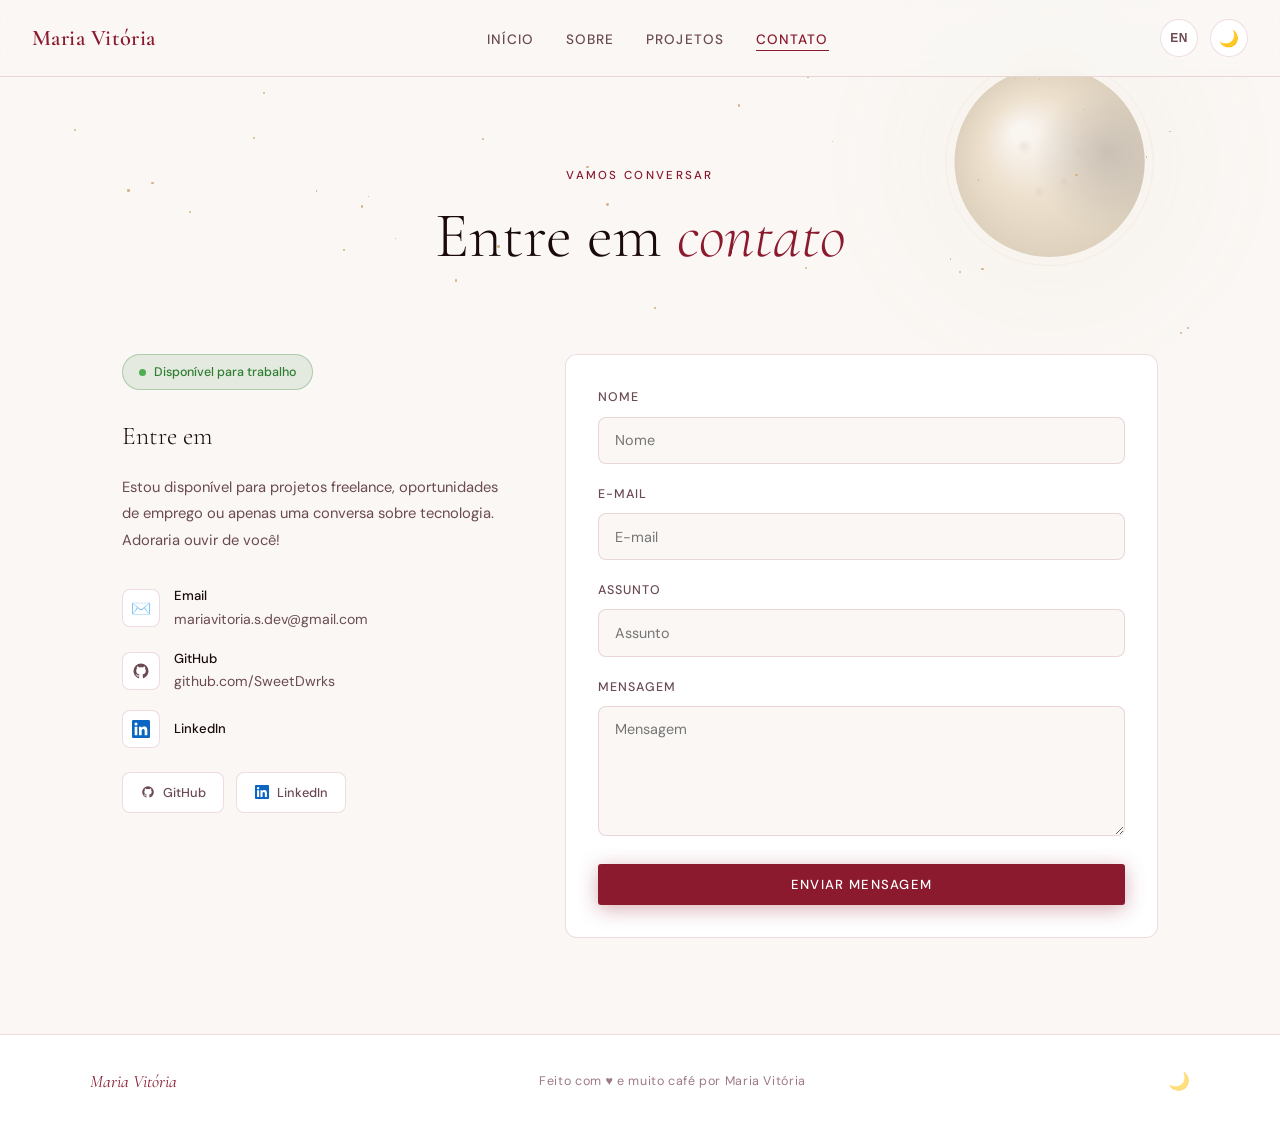
<file: portfolio/pages/contact.html>
<!DOCTYPE html>
<html lang="pt-BR" data-theme="light">
<head>
  <meta charset="UTF-8" />
  <meta name="viewport" content="width=device-width, initial-scale=1.0" />
  <meta name="description" content="Contato — Maria Vitória, Desenvolvedora Full Stack" />
  <title>Contato · Maria Vitória</title>
  <link rel="stylesheet" href="/portfolio/styles/style.css" />
  <script>
    (function () {
      var t = localStorage.getItem('mv-theme');
      var d = window.matchMedia('(prefers-color-scheme: dark)').matches ? 'dark' : 'light';
      document.documentElement.setAttribute('data-theme', t || d);
    })();
  </script>

  <style>
    /* Badge de "disponível para trabalho" */
    .available-badge {
      display: inline-flex;
      align-items: center;
      gap: 0.5rem;
      padding: 0.4rem 1rem;
      background: rgba(46, 125, 50, 0.1);
      border: 1px solid rgba(46, 125, 50, 0.3);
      border-radius: 20px;
      font-size: 0.78rem;
      color: #2E7D32;
      font-weight: 500;
      margin-bottom: 1.5rem;
    }

    .available-badge .dot {
      width: 7px;
      height: 7px;
      background: #4CAF50;
      border-radius: 50%;
      animation: blink 1.5s ease-in-out infinite;
    }

    @keyframes blink {
      0%, 100% { opacity: 1; }
      50%       { opacity: 0.3; }
    }

    /* Página hero simples */
    .page-hero {
      padding: 10rem 0 4rem;
      text-align: center;
      position: relative;
    }

    /* Redes sociais */
    .social-links {
      display: flex;
      gap: 0.75rem;
      margin-top: 1.5rem;
      flex-wrap: wrap;
    }

    .social-btn {
      display: flex;
      align-items: center;
      gap: 0.5rem;
      padding: 0.55rem 1.1rem;
      border-radius: 8px;
      border: 1px solid var(--border);
      background: var(--surface);
      color: var(--text-muted);
      font-size: 0.8rem;
      font-weight: 500;
      text-decoration: none;
      transition: all var(--transition);
    }

    .social-btn:hover {
      background: var(--crimson);
      color: #fff;
      border-color: var(--crimson);
      transform: translateY(-2px);
    }

    [data-theme="dark"] .social-btn:hover {
      background: var(--gold-lunar);
      color: var(--wine);
      border-color: var(--gold-lunar);
    }
  </style>
</head>

<body>
  <canvas id="lunar-canvas" aria-hidden="true"></canvas>

  <!-- Navegação -->
  <nav role="navigation">
    <a href="../index.html" class="nav-logo">Maria Vitória</a>
    <ul class="nav-links" role="list">
      <li><a href="../index.html" data-i18n="nav.home">Início</a></li>
      <li><a href="/portfolio/pages/about.html"    data-i18n="nav.about">Sobre</a></li>
      <li><a href="/portfolio/pages/projects.html" data-i18n="nav.projects">Projetos</a></li>
      <li><a href="/portfolio/pages/contact.html"  data-i18n="nav.contact" class="active">Contato</a></li>
    </ul>
    <div class="nav-controls">
      <button class="ctrl-btn" id="lang-btn">PT</button>
      <button class="ctrl-btn" id="theme-btn"><span class="theme-icon">🌙</span></button>
      <button class="nav-hamburger" id="hamburger" aria-label="Abrir menu">
        <span></span><span></span><span></span>
      </button>
    </div>
  </nav>

  <!-- Menu mobile -->
  <div class="mobile-menu" id="mobile-menu">
    <div class="mobile-menu-overlay"></div>
    <div class="mobile-menu-drawer">
      <button class="mobile-menu-close" id="mobile-close">✕</button>
      <a href="../index.html" data-i18n="nav.home">Início</a>
      <a href="/portfolio/pages/about.html"    data-i18n="nav.about">Sobre</a>
      <a href="/portfolio/pages/projects.html" data-i18n="nav.projects">Projetos</a>
      <a href="/portfolio/pages/contact.html"  data-i18n="nav.contact">Contato</a>
    </div>
  </div>

  <!-- Banner da página -->
  <div class="page-hero">
    <div class="star-field" aria-hidden="true"></div>
    <div class="container">
      <span class="section-tag fade-up" data-i18n="contact.tag">Vamos conversar</span>
      <h1 class="section-title fade-up" style="font-size: clamp(2.5rem,5vw,4rem);">
        <span data-i18n="contact.title">Entre em</span> <em data-i18n="contact.title.em">contato</em>
      </h1>
    </div>
  </div>

  <!-- ══ Seção de contato: informações + formulário ══ -->
  <section style="padding-top: 0;">
    <div class="container">
      <div class="contact-grid">

        <!-- Coluna esquerda: informações e links -->
        <div class="contact-info fade-up">

          <!-- Badge de disponibilidade -->
          <div class="available-badge">
            <span class="dot"></span>
            <span data-i18n="contact.available">Disponível para trabalho</span>
          </div>

          <h2 data-i18n="contact.title" style="font-family: var(--font-display); font-size: 1.6rem; font-weight: 300; margin-bottom: 1rem; color: var(--text);">
            Entre em <em style="font-style: italic; color: var(--crimson);" data-i18n="contact.title.em">contato</em>
          </h2>

          <p data-i18n="contact.p">
            Estou disponível para projetos freelance, oportunidades de emprego ou apenas uma conversa sobre tecnologia. Adoraria ouvir de você!
          </p>

          <!-- Links de contato direto -->
          <div class="contact-links">

            <!-- Email -->
            <a href="mailto:mariavitoria.s.dev@gmail.com" class="contact-link-item">
              <div class="contact-icon-wrap" aria-hidden="true">✉️</div>
              <div>
                <div style="font-weight: 500; font-size: 0.82rem; color: var(--text);">Email</div>
                <div>mariavitoria.s.dev@gmail.com</div>
              </div>
            </a>

            <!-- GitHub -->
            <a href="https://github.com/SweetDwrks" target="_blank" rel="noopener" class="contact-link-item">
              <div class="contact-icon-wrap" aria-hidden="true">
                <svg viewBox="0 0 24 24" width="18" height="18" fill="currentColor">
                  <path d="M12 2A10 10 0 0 0 2 12c0 4.42 2.87 8.17 6.84 9.5.5.08.66-.23.66-.5v-1.69c-2.77.6-3.36-1.34-3.36-1.34-.46-1.16-1.11-1.47-1.11-1.47-.91-.62.07-.6.07-.6 1 .07 1.53 1.03 1.53 1.03.87 1.52 2.34 1.07 2.91.83.09-.65.35-1.09.63-1.34-2.22-.25-4.55-1.11-4.55-4.92 0-1.11.38-2 1.03-2.71-.1-.25-.45-1.29.1-2.64 0 0 .84-.27 2.75 1.02.79-.22 1.65-.33 2.5-.33.85 0 1.71.11 2.5.33 1.91-1.29 2.75-1.02 2.75-1.02.55 1.35.2 2.39.1 2.64.65.71 1.03 1.6 1.03 2.71 0 3.82-2.34 4.66-4.57 4.91.36.31.69.92.69 1.85V21c0 .27.16.59.67.5C19.14 20.16 22 16.42 22 12A10 10 0 0 0 12 2z"/>
                </svg>
              </div>
              <div>
                <div style="font-weight: 500; font-size: 0.82rem; color: var(--text);">GitHub</div>
                <div>github.com/SweetDwrks</div>
              </div>
            </a>

            <!-- LinkedIn -->
            <a href="https://linkedin.com/in/mariavitoria-dev/?locale=pt" target="_blank" rel="noopener" class="contact-link-item">
              <div class="contact-icon-wrap" aria-hidden="true">
                <svg viewBox="0 0 24 24" width="18" height="18" fill="#0A66C2">
                  <path d="M20.447 20.452h-3.554v-5.569c0-1.328-.027-3.037-1.852-3.037-1.853 0-2.136 1.445-2.136 2.939v5.667H9.351V9h3.414v1.561h.046c.477-.9 1.637-1.85 3.37-1.85 3.601 0 4.267 2.37 4.267 5.455v6.286zM5.337 7.433a2.062 2.062 0 0 1-2.063-2.065 2.064 2.064 0 1 1 2.063 2.065zm1.782 13.019H3.555V9h3.564v11.452zM22.225 0H1.771C.792 0 0 .774 0 1.729v20.542C0 23.227.792 24 1.771 24h20.451C23.2 24 24 23.227 24 22.271V1.729C24 .774 23.2 0 22.222 0h.003z"/>
                </svg>
              </div>
              <div>
                <div style="font-weight: 500; font-size: 0.82rem; color: var(--text);">LinkedIn</div>
                <div><linkedin class="com">
                <in>
                <mariavitoria class="dev"></mariavitoria></div>
              </div>
            </a>

          </div>

          <!-- Botões de redes sociais -->
          <div class="social-links">
            <a href="https://github.com/SweetDwrks" target="_blank" rel="noopener" class="social-btn">
              <svg viewBox="0 0 24 24" width="14" height="14" fill="currentColor">
                <path d="M12 2A10 10 0 0 0 2 12c0 4.42 2.87 8.17 6.84 9.5.5.08.66-.23.66-.5v-1.69c-2.77.6-3.36-1.34-3.36-1.34-.46-1.16-1.11-1.47-1.11-1.47-.91-.62.07-.6.07-.6 1 .07 1.53 1.03 1.53 1.03.87 1.52 2.34 1.07 2.91.83.09-.65.35-1.09.63-1.34-2.22-.25-4.55-1.11-4.55-4.92 0-1.11.38-2 1.03-2.71-.1-.25-.45-1.29.1-2.64 0 0 .84-.27 2.75 1.02.79-.22 1.65-.33 2.5-.33.85 0 1.71.11 2.5.33 1.91-1.29 2.75-1.02 2.75-1.02.55 1.35.2 2.39.1 2.64.65.71 1.03 1.6 1.03 2.71 0 3.82-2.34 4.66-4.57 4.91.36.31.69.92.69 1.85V21c0 .27.16.59.67.5C19.14 20.16 22 16.42 22 12A10 10 0 0 0 12 2z"/>
              </svg>
              GitHub
            </a>
            <a href="https://www.linkedin.com/in/mariavitoria-dev/" target="_blank" rel="noopener" class="social-btn">
              <svg viewBox="0 0 24 24" width="14" height="14" fill="#0A66C2">
                <path d="M20.447 20.452h-3.554v-5.569c0-1.328-.027-3.037-1.852-3.037-1.853 0-2.136 1.445-2.136 2.939v5.667H9.351V9h3.414v1.561h.046c.477-.9 1.637-1.85 3.37-1.85 3.601 0 4.267 2.37 4.267 5.455v6.286zM5.337 7.433a2.062 2.062 0 0 1-2.063-2.065 2.064 2.064 0 1 1 2.063 2.065zm1.782 13.019H3.555V9h3.564v11.452zM22.225 0H1.771C.792 0 0 .774 0 1.729v20.542C0 23.227.792 24 1.771 24h20.451C23.2 24 24 23.227 24 22.271V1.729C24 .774 23.2 0 22.222 0h.003z"/>
              </svg>
              LinkedIn
            </a>
          </div>

        </div>
        <!-- /contact-info -->

        <!-- Coluna direita: formulário de contato -->
        <div class="fade-up">
          <form class="contact-form" id="contact-form" novalidate>

            <div class="form-group">
              <label for="name" data-i18n="form.name">Nome</label>
              <input
                type="text"
                id="name"
                name="name"
                required
                data-i18n-placeholder="form.name"
                placeholder="Nome"
              />
            </div>

            <div class="form-group">
              <label for="email" data-i18n="form.email">E-mail</label>
              <input
                type="email"
                id="email"
                name="email"
                required
                data-i18n-placeholder="form.email"
                placeholder="E-mail"
              />
            </div>

            <div class="form-group">
              <label for="subject" data-i18n="form.subject">Assunto</label>
              <input
                type="text"
                id="subject"
                name="subject"
                data-i18n-placeholder="form.subject"
                placeholder="Assunto"
              />
            </div>

            <div class="form-group">
              <label for="message" data-i18n="form.message">Mensagem</label>
              <textarea
                id="message"
                name="message"
                required
                data-i18n-placeholder="form.message"
                placeholder="Mensagem"
              ></textarea>
            </div>

            <!-- Botão de envio -->
            <button type="submit" class="btn-primary" style="width: 100%;" data-i18n="form.send">
              Enviar mensagem
            </button>

            
            <div class="form-feedback" id="form-feedback" role="alert" aria-live="polite"></div>

          </form>
        </div>

      </div>
    </div>
  </section>

  <!-- Rodapé -->
  <footer>

    <div class="footer-content">
      <span class="footer-logo">Maria Vitória</span>
      <p class="footer-copy" data-i18n="footer.copy">Feito com ♥ e muito café por Maria Vitória</p>
      <span class="footer-moon" aria-hidden="true">🌙</span>
    </div>
  </footer>

  <script src="/portfolio/script/script.js"></script>
</body>
</html>
</file>
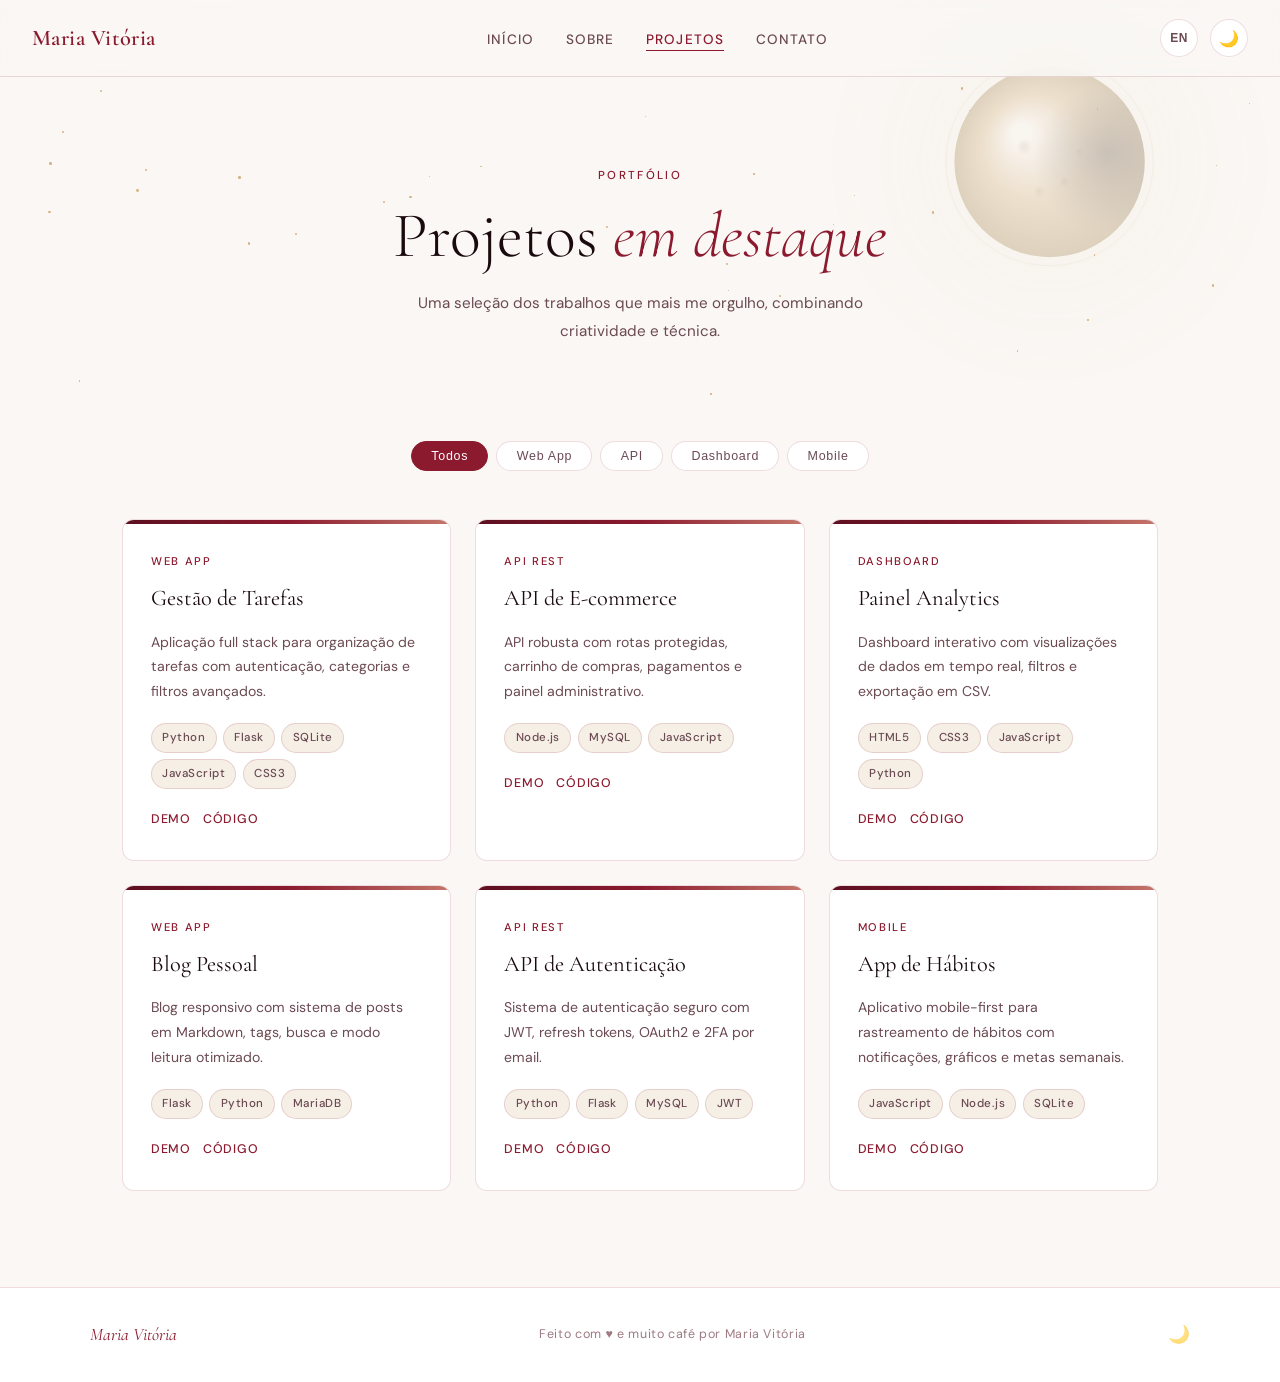
<file: portfolio/pages/projects.html>
<!DOCTYPE html>
<html lang="pt-BR" data-theme="light">
<head>
  <meta charset="UTF-8" />
  <meta name="viewport" content="width=device-width, initial-scale=1.0" />
  <meta name="description" content="Projetos de Maria Vitória — Desenvolvedora Full Stack" />
  <title>Projetos · Maria Vitória</title>
  <link rel="stylesheet" href="/portfolio/styles/style.css" />
  <script>
    (function () {
      var t = localStorage.getItem('mv-theme');
      var d = window.matchMedia('(prefers-color-scheme: dark)').matches ? 'dark' : 'light';
      document.documentElement.setAttribute('data-theme', t || d);
    })();
  </script>

  <!-- Estilos adicionais específicos desta página -->
  <style>
    /* Grade expandida de projetos com filtro por categoria */
    .filter-bar {
      display: flex;
      gap: 0.5rem;
      flex-wrap: wrap;
      justify-content: center;
      margin-bottom: 3rem;
    }

    .filter-btn {
      padding: 0.45rem 1.2rem;
      border-radius: 20px;
      border: 1px solid var(--border);
      background: var(--surface);
      color: var(--text-muted);
      font-size: 0.78rem;
      font-weight: 500;
      letter-spacing: 0.06em;
      cursor: pointer;
      transition: all var(--transition);
    }

    .filter-btn:hover,
    .filter-btn.active {
      background: var(--crimson);
      color: #fff;
      border-color: var(--crimson);
    }

    [data-theme="dark"] .filter-btn:hover,
    [data-theme="dark"] .filter-btn.active {
      background: var(--gold-lunar);
      color: var(--wine);
      border-color: var(--gold-lunar);
    }

    /* Card oculto durante filtro */
    .project-card.hidden {
      display: none;
    }

    /* Página header (banner interno) */
    .page-hero {
      padding: 10rem 0 5rem;
      text-align: center;
      position: relative;
    }
  </style>
</head>

<body>
  <!-- Canvas lunar de fundo -->
  <canvas id="lunar-canvas" aria-hidden="true"></canvas>

  <!-- ══ Navegação ══ -->
  <nav role="navigation">
    <a href="/portfolio/pages/index.html" class="nav-logo">Maria Vitória</a>
    <ul class="nav-links" role="list">
      <li><a href="../index.html"       data-i18n="nav.home">Início</a></li>
      <li><a href="/portfolio/pages/about.html"          data-i18n="nav.about">Sobre</a></li>
      <li><a href="/portfolio/pages/projects.html"       data-i18n="nav.projects" class="active">Projetos</a></li>
      <li><a href="/portfolio/pages/contact.html"        data-i18n="nav.contact">Contato</a></li>
    </ul>
    <div class="nav-controls">
      <button class="ctrl-btn" id="lang-btn" aria-label="Trocar idioma">PT</button>
      <button class="ctrl-btn" id="theme-btn" aria-label="Alternar tema">
        <span class="theme-icon">🌙</span>
      </button>
      <button class="nav-hamburger" id="hamburger" aria-label="Abrir menu">
        <span></span><span></span><span></span>
      </button>
    </div>
  </nav>

  <!-- Menu mobile -->
  <div class="mobile-menu" id="mobile-menu">
    <div class="mobile-menu-overlay"></div>
    <div class="mobile-menu-drawer">
      <button class="mobile-menu-close" id="mobile-close">✕</button>
      <a href="../index.html" data-i18n="nav.home">Início</a>
      <a href="/portfolio/pages/about.html"    data-i18n="nav.about">Sobre</a>
      <a href="/portfolio/pages/projects.html" data-i18n="nav.projects">Projetos</a>
      <a href="/portfolio/pages/contact.html"  data-i18n="nav.contact">Contato</a>
    </div>
  </div>

  <!-- ══ Banner da página ══ -->
  <div class="page-hero">
    <div class="star-field" aria-hidden="true"></div>
    <div class="container">
      <span class="section-tag fade-up" data-i18n="proj.tag">Portfólio</span>
      <h1 class="section-title fade-up" style="font-size: clamp(2.5rem,5vw,4rem);">
        <span data-i18n="proj.title">Projetos</span> <em data-i18n="proj.title.em">em destaque</em>
      </h1>
      <p class="section-desc fade-up" data-i18n="proj.desc">
        Uma seleção dos trabalhos que mais me orgulho, combinando criatividade e técnica.
      </p>
    </div>
  </div>

  <!-- ══ Grade de projetos com filtros ══ -->
  <section style="padding-top: 1rem;">
    <div class="container">

      <!--
        Barra de filtros — cada botão filtra os cards pelo atributo data-category.
        O JavaScript abaixo na página controla a visibilidade.
      -->
      <div class="filter-bar fade-up" role="group" aria-label="Filtrar projetos">
        <button class="filter-btn active" data-filter="all">Todos</button>
        <button class="filter-btn" data-filter="webapp">Web App</button>
        <button class="filter-btn" data-filter="api">API</button>
        <button class="filter-btn" data-filter="dashboard">Dashboard</button>
        <button class="filter-btn" data-filter="mobile">Mobile</button>
      </div>

      <!-- Grade de projetos -->
      <div class="projects-grid" id="projects-grid">

        <!-- Projeto 1 -->
        <article class="project-card fade-up" data-category="webapp">
          <div class="card-accent"></div>
          <div class="card-body">
            <span class="card-tag" data-i18n="proj.p1.tag">Web App</span>
            <h2 class="card-title" data-i18n="proj.p1.title">Gestão de Tarefas</h2>
            <p class="card-desc" data-i18n="proj.p1.desc">
              Aplicação full stack para organização de tarefas com autenticação, categorias e filtros avançados.
            </p>
            <div class="card-tech">
              <span class="tech-pill">Python</span>
              <span class="tech-pill">Flask</span>
              <span class="tech-pill">SQLite</span>
              <span class="tech-pill">JavaScript</span>
              <span class="tech-pill">CSS3</span>
            </div>
            <div class="card-links">
              <a href="#" class="card-link" data-i18n="proj.demo">Demo</a>
              <a href="#" class="card-link" data-i18n="proj.code">Código</a>
            </div>
          </div>
        </article>

        <!-- Projeto 2 -->
        <article class="project-card fade-up" data-category="api">
          <div class="card-accent"></div>
          <div class="card-body">
            <span class="card-tag" data-i18n="proj.p2.tag">API REST</span>
            <h2 class="card-title" data-i18n="proj.p2.title">API de E-commerce</h2>
            <p class="card-desc" data-i18n="proj.p2.desc">
              API robusta com rotas protegidas, carrinho de compras, pagamentos e painel administrativo.
            </p>
            <div class="card-tech">
              <span class="tech-pill">Node.js</span>
              <span class="tech-pill">MySQL</span>
              <span class="tech-pill">JavaScript</span>
            </div>
            <div class="card-links">
              <a href="#" class="card-link" data-i18n="proj.demo">Demo</a>
              <a href="#" class="card-link" data-i18n="proj.code">Código</a>
            </div>
          </div>
        </article>

        <!-- Projeto 3 -->
        <article class="project-card fade-up" data-category="dashboard">
          <div class="card-accent"></div>
          <div class="card-body">
            <span class="card-tag" data-i18n="proj.p3.tag">Dashboard</span>
            <h2 class="card-title" data-i18n="proj.p3.title">Painel Analytics</h2>
            <p class="card-desc" data-i18n="proj.p3.desc">
              Dashboard interativo com visualizações de dados em tempo real, filtros e exportação em CSV.
            </p>
            <div class="card-tech">
              <span class="tech-pill">HTML5</span>
              <span class="tech-pill">CSS3</span>
              <span class="tech-pill">JavaScript</span>
              <span class="tech-pill">Python</span>
            </div>
            <div class="card-links">
              <a href="#" class="card-link" data-i18n="proj.demo">Demo</a>
              <a href="#" class="card-link" data-i18n="proj.code">Código</a>
            </div>
          </div>
        </article>

        <!-- Projeto 4 -->
        <article class="project-card fade-up" data-category="webapp">
          <div class="card-accent"></div>
          <div class="card-body">
            <span class="card-tag">Web App</span>
            <h2 class="card-title">Blog Pessoal</h2>
            <p class="card-desc">
              Blog responsivo com sistema de posts em Markdown, tags, busca e modo leitura otimizado.
            </p>
            <div class="card-tech">
              <span class="tech-pill">Flask</span>
              <span class="tech-pill">Python</span>
              <span class="tech-pill">MariaDB</span>
            </div>
            <div class="card-links">
              <a href="#" class="card-link" data-i18n="proj.demo">Demo</a>
              <a href="#" class="card-link" data-i18n="proj.code">Código</a>
            </div>
          </div>
        </article>

        <!-- Projeto 5 -->
        <article class="project-card fade-up" data-category="api">
          <div class="card-accent"></div>
          <div class="card-body">
            <span class="card-tag">API REST</span>
            <h2 class="card-title">API de Autenticação</h2>
            <p class="card-desc">
              Sistema de autenticação seguro com JWT, refresh tokens, OAuth2 e 2FA por email.
            </p>
            <div class="card-tech">
              <span class="tech-pill">Python</span>
              <span class="tech-pill">Flask</span>
              <span class="tech-pill">MySQL</span>
              <span class="tech-pill">JWT</span>
            </div>
            <div class="card-links">
              <a href="#" class="card-link" data-i18n="proj.demo">Demo</a>
              <a href="#" class="card-link" data-i18n="proj.code">Código</a>
            </div>
          </div>
        </article>

        <!-- Projeto 6 -->
        <article class="project-card fade-up" data-category="mobile">
          <div class="card-accent"></div>
          <div class="card-body">
            <span class="card-tag">Mobile</span>
            <h2 class="card-title">App de Hábitos</h2>
            <p class="card-desc">
              Aplicativo mobile-first para rastreamento de hábitos com notificações, gráficos e metas semanais.
            </p>
            <div class="card-tech">
              <span class="tech-pill">JavaScript</span>
              <span class="tech-pill">Node.js</span>
              <span class="tech-pill">SQLite</span>
            </div>
            <div class="card-links">
              <a href="#" class="card-link" data-i18n="proj.demo">Demo</a>
              <a href="#" class="card-link" data-i18n="proj.code">Código</a>
            </div>
          </div>
        </article>

      </div>
      <!-- /projects-grid -->

    </div>
  </section>

  <!-- Rodapé -->
  <footer>
    <div class="footer-content">
      <span class="footer-logo">Maria Vitória</span>
      <p class="footer-copy" data-i18n="footer.copy">Feito com ♥ e muito café por Maria Vitória</p>
      <span class="footer-moon" aria-hidden="true">🌙</span>
    </div>
  </footer>

  <script src="/portfolio/script/script.js"></script>

  <!--
    Script de filtro — específico desta página.
    Filtra os cards de projeto pelo atributo data-category.
  -->
  <script>
    document.addEventListener('DOMContentLoaded', function () {
      const filterBtns = document.querySelectorAll('.filter-btn');
      const cards = document.querySelectorAll('.project-card');

      filterBtns.forEach(btn => {
        btn.addEventListener('click', function () {
          // Remove 'active' de todos e adiciona no clicado
          filterBtns.forEach(b => b.classList.remove('active'));
          this.classList.add('active');

          const filter = this.getAttribute('data-filter');

          // Mostra ou oculta os cards conforme o filtro
          cards.forEach(card => {
            const cat = card.getAttribute('data-category');
            if (filter === 'all' || cat === filter) {
              card.classList.remove('hidden');
            } else {
              card.classList.add('hidden');
            }
          });
        });
      });
    });
  </script>

</body>
</html>
</file>
<file: style.css>
/* ============================================================
   style.css — Portfólio Maria Vitória
   Identidade visual: Lunar, elegante, feminina e clean
   Paleta: vermelho, vinho, rosa queimado, preto, branco, brilho lunar
   ============================================================ */

/* ── Importação de fontes do Google Fonts ──────────────────── */
@import url('https://fonts.googleapis.com/css2?family=Cormorant+Garamond:ital,wght@0,300;0,400;0,600;1,300;1,400&family=DM+Sans:wght@300;400;500&display=swap');

/* ── Variáveis CSS — definem cores e efeitos por tema ─────── */
:root {
  /* Cores principais */
  --crimson:     #8B1A2E;
  --wine:        #5C0F20;
  --blush:       #C4766A;
  --rose-muted:  #A85858;
  --gold-lunar:  #D4B483;
  --pearl:       #F5EFE6;
  --ivory:       #FAF7F4;

  /* Tema claro (padrão) */
  --bg:          #FAF7F4;
  --bg-alt:      #F2EBE3;
  --surface:     #FFFFFF;
  --surface-2:   #F5EFE6;
  --text:        #1A0A0D;
  --text-muted:  #6B4A52;
  --text-light:  #9E7A82;
  --border:      rgba(139, 26, 46, 0.15);
  --shadow:      rgba(92, 15, 32, 0.12);
  --glow:        rgba(212, 180, 131, 0.3);

  /* Tipografia */
  --font-display: 'Cormorant Garamond', serif;
  --font-body:    'DM Sans', sans-serif;

  /* Transição global */
  --transition: 0.4s cubic-bezier(0.25, 0.46, 0.45, 0.94);
}

/* ── Tema escuro — sobrescreve variáveis quando [data-theme="dark"] ── */
[data-theme="dark"] {
  --bg:          #0D0508;
  --bg-alt:      #150A0D;
  --surface:     #1C0C10;
  --surface-2:   #241016;
  --text:        #F5EFE6;
  --text-muted:  #C4A0A8;
  --text-light:  #8B6570;
  --border:      rgba(196, 118, 106, 0.18);
  --shadow:      rgba(0, 0, 0, 0.5);
  --glow:        rgba(212, 180, 131, 0.15);
}

/* ── Reset e base ─────────────────────────────────────────── */
*, *::before, *::after {
  box-sizing: border-box;
  margin: 0;
  padding: 0;
}

html {
  scroll-behavior: smooth;
  font-size: 16px;
}

body {
  font-family: var(--font-body);
  background-color: var(--bg);
  color: var(--text);
  line-height: 1.7;
  transition: background-color var(--transition), color var(--transition);
  overflow-x: hidden;
  min-height: 100vh;
}

/* ── Canvas da lua — posicionado fixo no fundo ─────────────── */
#lunar-canvas {
  position: fixed;
  top: 0;
  left: 0;
  width: 100%;
  height: 100%;
  pointer-events: none; /* Não bloqueia cliques do usuário */
  z-index: 0;
  opacity: 0.35;
  transition: opacity var(--transition);
}

[data-theme="dark"] #lunar-canvas {
  opacity: 0.55;
}

/* ── Container base para centralizar conteúdo ──────────────── */
.container {
  max-width: 1100px;
  margin: 0 auto;
  padding: 0 2rem;
  position: relative;
  z-index: 1;
}

/* ══════════════════════════════════════════════════════════════
   NAVEGAÇÃO
══════════════════════════════════════════════════════════════ */
nav {
  position: fixed;
  top: 0;
  left: 0;
  right: 0;
  z-index: 100;
  padding: 1.2rem 2rem;
  display: flex;
  align-items: center;
  justify-content: space-between;
  background: rgba(250, 247, 244, 0.85);
  backdrop-filter: blur(16px);
  border-bottom: 1px solid var(--border);
  transition: background var(--transition), border-color var(--transition);
}

[data-theme="dark"] nav {
  background: rgba(13, 5, 8, 0.88);
}

/* Logo / Nome no nav */
.nav-logo {
  font-family: var(--font-display);
  font-size: 1.4rem;
  font-weight: 600;
  color: var(--crimson);
  text-decoration: none;
  letter-spacing: 0.02em;
  transition: color var(--transition);
}

[data-theme="dark"] .nav-logo {
  color: var(--gold-lunar);
}

/* Links de navegação */
.nav-links {
  display: flex;
  align-items: center;
  gap: 2rem;
  list-style: none;
}

.nav-links a {
  font-size: 0.85rem;
  font-weight: 500;
  letter-spacing: 0.08em;
  text-transform: uppercase;
  color: var(--text-muted);
  text-decoration: none;
  position: relative;
  transition: color var(--transition);
}

.nav-links a::after {
  content: '';
  position: absolute;
  bottom: -3px;
  left: 0;
  width: 0;
  height: 1px;
  background: var(--crimson);
  transition: width var(--transition);
}

[data-theme="dark"] .nav-links a::after {
  background: var(--gold-lunar);
}

.nav-links a:hover,
.nav-links a.active {
  color: var(--crimson);
}

[data-theme="dark"] .nav-links a:hover,
[data-theme="dark"] .nav-links a.active {
  color: var(--gold-lunar);
}

.nav-links a:hover::after,
.nav-links a.active::after {
  width: 100%;
}

/* Botões de controle (tema e idioma) */
.nav-controls {
  display: flex;
  align-items: center;
  gap: 0.75rem;
}

/* Botão genérico de controle */
.ctrl-btn {
  width: 38px;
  height: 38px;
  border-radius: 50%;
  border: 1px solid var(--border);
  background: var(--surface);
  color: var(--text-muted);
  cursor: pointer;
  display: flex;
  align-items: center;
  justify-content: center;
  font-size: 0.75rem;
  font-weight: 600;
  letter-spacing: 0.04em;
  transition: all var(--transition);
}

.ctrl-btn:hover {
  background: var(--crimson);
  color: #fff;
  border-color: var(--crimson);
  transform: scale(1.08);
}

[data-theme="dark"] .ctrl-btn:hover {
  background: var(--gold-lunar);
  color: var(--wine);
  border-color: var(--gold-lunar);
}

/* Ícone de lua/sol para o botão de tema */
.theme-icon {
  font-size: 1rem;
}

/* Hambúrguer para mobile */
.nav-hamburger {
  display: none;
  flex-direction: column;
  gap: 5px;
  cursor: pointer;
  background: none;
  border: none;
  padding: 4px;
}

.nav-hamburger span {
  display: block;
  width: 22px;
  height: 1.5px;
  background: var(--text);
  transition: all var(--transition);
}

/* ══════════════════════════════════════════════════════════════
   SEÇÃO HERO — Página inicial
══════════════════════════════════════════════════════════════ */
.hero {
  min-height: 100vh;
  display: flex;
  align-items: center;
  justify-content: center;
  padding: 8rem 2rem 4rem;
  text-align: center;
  position: relative;
}

/* Partículas de estrelas decorativas */
.star-field {
  position: absolute;
  inset: 0;
  pointer-events: none;
  overflow: hidden;
}

.star {
  position: absolute;
  width: 2px;
  height: 2px;
  border-radius: 50%;
  background: var(--gold-lunar);
  animation: twinkle 3s ease-in-out infinite;
}

@keyframes twinkle {
  0%, 100% { opacity: 0.2; transform: scale(1); }
  50%       { opacity: 1;   transform: scale(1.4); }
}

/* Foto/avatar da hero */
.hero-photo-wrap {
  position: relative;
  width: 180px;
  height: 180px;
  margin: 0 auto 2.5rem;
}

.hero-photo {
  width: 180px;
  height: 180px;
  border-radius: 50%;
  object-fit: cover;
  border: 3px solid var(--crimson);
  box-shadow: 0 0 0 8px var(--glow), 0 20px 60px var(--shadow);
  transition: box-shadow var(--transition);
}

/* Placeholder quando não há foto */
.hero-photo-placeholder {
  width: 180px;
  height: 180px;
  border-radius: 50%;
  background: linear-gradient(135deg, var(--wine), var(--crimson), var(--blush));
  border: 3px solid var(--crimson);
  box-shadow: 0 0 0 8px var(--glow), 0 20px 60px var(--shadow);
  display: flex;
  align-items: center;
  justify-content: center;
  font-size: 4rem;
  transition: box-shadow var(--transition);
}

/* Anel de brilho lunar pulsante ao redor da foto */
.photo-ring {
  position: absolute;
  inset: -12px;
  border-radius: 50%;
  border: 1px solid var(--gold-lunar);
  opacity: 0.5;
  animation: pulse-ring 3s ease-in-out infinite;
}

.photo-ring-2 {
  inset: -22px;
  opacity: 0.25;
  animation-delay: 1s;
}

@keyframes pulse-ring {
  0%, 100% { transform: scale(1);    opacity: 0.5; }
  50%       { transform: scale(1.04); opacity: 0.15; }
}

/* Título principal */
.hero-title {
  font-family: var(--font-display);
  font-size: clamp(2.8rem, 6vw, 5rem);
  font-weight: 300;
  line-height: 1.1;
  margin-bottom: 0.5rem;
  color: var(--text);
}

.hero-title em {
  font-style: italic;
  color: var(--crimson);
}

[data-theme="dark"] .hero-title em {
  color: var(--gold-lunar);
}

/* Subtítulo animado */
.hero-subtitle {
  font-size: 0.9rem;
  font-weight: 300;
  letter-spacing: 0.25em;
  text-transform: uppercase;
  color: var(--text-muted);
  margin-bottom: 1.5rem;
}

/* Linha decorativa */
.divider-line {
  width: 60px;
  height: 1px;
  background: linear-gradient(to right, transparent, var(--crimson), transparent);
  margin: 0 auto 1.5rem;
}

[data-theme="dark"] .divider-line {
  background: linear-gradient(to right, transparent, var(--gold-lunar), transparent);
}

/* Texto de apresentação curto */
.hero-bio {
  max-width: 520px;
  margin: 0 auto 2.5rem;
  color: var(--text-muted);
  font-size: 1rem;
  line-height: 1.8;
}

/* Botões CTA da hero */
.hero-btns {
  display: flex;
  gap: 1rem;
  justify-content: center;
  flex-wrap: wrap;
}

/* ── Botão primário ─────────────────────────────────────────── */
.btn-primary {
  padding: 0.75rem 2rem;
  background: var(--crimson);
  color: #fff;
  border: none;
  border-radius: 3px;
  font-family: var(--font-body);
  font-size: 0.82rem;
  font-weight: 500;
  letter-spacing: 0.1em;
  text-transform: uppercase;
  text-decoration: none;
  cursor: pointer;
  transition: all var(--transition);
  box-shadow: 0 4px 20px rgba(139, 26, 46, 0.35);
}

.btn-primary:hover {
  background: var(--wine);
  transform: translateY(-2px);
  box-shadow: 0 8px 28px rgba(139, 26, 46, 0.45);
}

/* ── Botão secundário (outline) ─────────────────────────────── */
.btn-outline {
  padding: 0.75rem 2rem;
  background: transparent;
  color: var(--crimson);
  border: 1px solid var(--crimson);
  border-radius: 3px;
  font-family: var(--font-body);
  font-size: 0.82rem;
  font-weight: 500;
  letter-spacing: 0.1em;
  text-transform: uppercase;
  text-decoration: none;
  cursor: pointer;
  transition: all var(--transition);
}

.btn-outline:hover {
  background: var(--crimson);
  color: #fff;
  transform: translateY(-2px);
}

[data-theme="dark"] .btn-primary  { background: var(--gold-lunar); color: var(--wine); box-shadow: 0 4px 20px rgba(212,180,131,0.3); }
[data-theme="dark"] .btn-primary:hover  { background: #C4A570; box-shadow: 0 8px 28px rgba(212,180,131,0.4); }
[data-theme="dark"] .btn-outline { color: var(--gold-lunar); border-color: var(--gold-lunar); }
[data-theme="dark"] .btn-outline:hover { background: var(--gold-lunar); color: var(--wine); }

/* Scroll indicator */
.scroll-hint {
  position: absolute;
  bottom: 2rem;
  left: 50%;
  transform: translateX(-50%);
  display: flex;
  flex-direction: column;
  align-items: center;
  gap: 6px;
  color: var(--text-light);
  font-size: 0.7rem;
  letter-spacing: 0.15em;
  text-transform: uppercase;
  animation: float 2.5s ease-in-out infinite;
}

.scroll-hint::after {
  content: '';
  width: 1px;
  height: 40px;
  background: linear-gradient(to bottom, var(--text-light), transparent);
}

@keyframes float {
  0%, 100% { transform: translateX(-50%) translateY(0); }
  50%       { transform: translateX(-50%) translateY(6px); }
}

/* ══════════════════════════════════════════════════════════════
   SEÇÕES GENÉRICAS
══════════════════════════════════════════════════════════════ */
section {
  padding: 6rem 0;
  position: relative;
  z-index: 1;
}

section:nth-child(even) {
  background: var(--bg-alt);
}

/* Cabeçalho de seção */
.section-header {
  text-align: center;
  margin-bottom: 4rem;
}

.section-tag {
  display: inline-block;
  font-size: 0.72rem;
  font-weight: 500;
  letter-spacing: 0.2em;
  text-transform: uppercase;
  color: var(--crimson);
  margin-bottom: 0.75rem;
}

[data-theme="dark"] .section-tag {
  color: var(--gold-lunar);
}

.section-title {
  font-family: var(--font-display);
  font-size: clamp(2rem, 4vw, 3rem);
  font-weight: 300;
  color: var(--text);
  line-height: 1.2;
  margin-bottom: 1rem;
}

.section-title em {
  font-style: italic;
  color: var(--crimson);
}

[data-theme="dark"] .section-title em {
  color: var(--gold-lunar);
}

.section-desc {
  max-width: 520px;
  margin: 0 auto;
  color: var(--text-muted);
  font-size: 0.95rem;
  line-height: 1.8;
}

/* ══════════════════════════════════════════════════════════════
   CARDS DE PROJETO
══════════════════════════════════════════════════════════════ */
.projects-grid {
  display: grid;
  grid-template-columns: repeat(auto-fit, minmax(300px, 1fr));
  gap: 1.5rem;
}

.project-card {
  background: var(--surface);
  border: 1px solid var(--border);
  border-radius: 12px;
  overflow: hidden;
  transition: transform var(--transition), box-shadow var(--transition);
  position: relative;
}

.project-card:hover {
  transform: translateY(-6px);
  box-shadow: 0 20px 50px var(--shadow);
}

/* Faixa de cor no topo do card */
.card-accent {
  height: 4px;
  background: linear-gradient(to right, var(--wine), var(--crimson), var(--blush));
}

.card-body {
  padding: 1.75rem;
}

.card-tag {
  font-size: 0.7rem;
  letter-spacing: 0.15em;
  text-transform: uppercase;
  color: var(--crimson);
  font-weight: 500;
  margin-bottom: 0.5rem;
  display: block;
}

[data-theme="dark"] .card-tag { color: var(--gold-lunar); }

.card-title {
  font-family: var(--font-display);
  font-size: 1.4rem;
  font-weight: 400;
  color: var(--text);
  margin-bottom: 0.75rem;
}

.card-desc {
  font-size: 0.88rem;
  color: var(--text-muted);
  line-height: 1.75;
  margin-bottom: 1.25rem;
}

.card-tech {
  display: flex;
  flex-wrap: wrap;
  gap: 0.4rem;
  margin-bottom: 1.25rem;
}

.tech-pill {
  padding: 0.25rem 0.65rem;
  border-radius: 20px;
  background: var(--surface-2);
  color: var(--text-muted);
  font-size: 0.72rem;
  font-weight: 500;
  letter-spacing: 0.04em;
  border: 1px solid var(--border);
  transition: all var(--transition);
}

.tech-pill:hover {
  background: var(--crimson);
  color: #fff;
  border-color: var(--crimson);
}

.card-links {
  display: flex;
  gap: 0.75rem;
}

.card-link {
  font-size: 0.78rem;
  font-weight: 500;
  letter-spacing: 0.06em;
  text-transform: uppercase;
  text-decoration: none;
  color: var(--crimson);
  border-bottom: 1px solid transparent;
  padding-bottom: 1px;
  transition: border-color var(--transition);
}

[data-theme="dark"] .card-link { color: var(--gold-lunar); }

.card-link:hover { border-color: currentColor; }

/* ══════════════════════════════════════════════════════════════
   HABILIDADES / SKILLS
══════════════════════════════════════════════════════════════ */
.skills-wrapper {
  display: grid;
  grid-template-columns: repeat(auto-fit, minmax(240px, 1fr));
  gap: 1.5rem;
}

.skill-group {
  background: var(--surface);
  border: 1px solid var(--border);
  border-radius: 12px;
  padding: 1.75rem;
  transition: box-shadow var(--transition);
}

.skill-group:hover {
  box-shadow: 0 8px 30px var(--shadow);
}

.skill-group-title {
  font-size: 0.72rem;
  font-weight: 500;
  letter-spacing: 0.2em;
  text-transform: uppercase;
  color: var(--crimson);
  margin-bottom: 1.25rem;
  padding-bottom: 0.75rem;
  border-bottom: 1px solid var(--border);
}

[data-theme="dark"] .skill-group-title { color: var(--gold-lunar); }

/* Ícones das tecnologias usando SVG e cores reais */
.tech-icons {
  display: flex;
  flex-direction: column;
  gap: 0.85rem;
}

.tech-item {
  display: flex;
  align-items: center;
  gap: 0.85rem;
}

.tech-icon {
  width: 32px;
  height: 32px;
  border-radius: 6px;
  display: flex;
  align-items: center;
  justify-content: center;
  flex-shrink: 0;
  font-size: 1.1rem;
}

.tech-name {
  font-size: 0.88rem;
  font-weight: 500;
  color: var(--text);
}

.tech-level {
  margin-left: auto;
  font-size: 0.7rem;
  color: var(--text-light);
}

/* Cores reais das tecnologias */
.icon-html  { background: #fff0e8; color: #E34F26; }
.icon-css   { background: #e8f0ff; color: #1572B6; }
.icon-js    { background: #fffce0; color: #F7DF1E; border: 1px solid #e0d800; }
.icon-py    { background: #eef4ff; color: #3776AB; }
.icon-flask { background: #f0f0f0; color: #000; }
.icon-node  { background: #efffea; color: #339933; }
.icon-sqlite { background: #f0f4ff; color: #003B57; }
.icon-mysql  { background: #e8f5ff; color: #4479A1; }
.icon-maria  { background: #fff5e0; color: #C0765A; }
.icon-git    { background: #fff0eb; color: #F05032; }
.icon-github { background: #f0f0f0; color: #181717; }
.icon-vscode { background: #e8f2ff; color: #007ACC; }

[data-theme="dark"] .icon-flask  { background: #2a2a2a; color: #e0e0e0; }
[data-theme="dark"] .icon-github { background: #1a1a1a; color: #e0e0e0; }

/* ══════════════════════════════════════════════════════════════
   SOBRE MIM — Página about
══════════════════════════════════════════════════════════════ */
.about-grid {
  display: grid;
  grid-template-columns: 1fr 1.6fr;
  gap: 4rem;
  align-items: start;
}

.about-photo-side {
  position: sticky;
  top: 8rem;
}

.about-photo-frame {
  width: 100%;
  aspect-ratio: 3/4;
  border-radius: 12px;
  background: linear-gradient(145deg, var(--wine), var(--crimson), var(--blush));
  display: flex;
  align-items: center;
  justify-content: center;
  font-size: 5rem;
  box-shadow: 0 20px 60px var(--shadow);
  position: relative;
  overflow: hidden;
}

.about-photo-frame::before {
  content: '';
  position: absolute;
  inset: 0;
  background: radial-gradient(circle at 30% 30%, rgba(255,255,255,0.1), transparent 60%);
}

.about-photo-frame img {
  width: 100%;
  height: 100%;
  object-fit: cover;
  border-radius: 12px;
}

.about-accent-box {
  margin-top: 1.5rem;
  padding: 1.25rem;
  background: var(--surface);
  border: 1px solid var(--border);
  border-radius: 10px;
  text-align: center;
}

.about-accent-num {
  font-family: var(--font-display);
  font-size: 2rem;
  color: var(--crimson);
  display: block;
}

[data-theme="dark"] .about-accent-num { color: var(--gold-lunar); }

.about-accent-label {
  font-size: 0.78rem;
  color: var(--text-muted);
  letter-spacing: 0.08em;
}

.about-content p {
  color: var(--text-muted);
  line-height: 1.9;
  margin-bottom: 1.25rem;
  font-size: 0.95rem;
}

.about-content h3 {
  font-family: var(--font-display);
  font-size: 1.5rem;
  font-weight: 300;
  color: var(--text);
  margin: 2rem 0 1rem;
}

/* Hobbies */
.hobbies-list {
  display: flex;
  flex-wrap: wrap;
  gap: 0.6rem;
  margin-top: 1rem;
}

.hobby-tag {
  padding: 0.4rem 1rem;
  background: var(--surface-2);
  border: 1px solid var(--border);
  border-radius: 20px;
  font-size: 0.82rem;
  color: var(--text-muted);
  display: flex;
  align-items: center;
  gap: 0.4rem;
  transition: all var(--transition);
}

.hobby-tag:hover {
  background: var(--crimson);
  color: #fff;
  border-color: var(--crimson);
}

/* ══════════════════════════════════════════════════════════════
   CONTATO
══════════════════════════════════════════════════════════════ */
.contact-grid {
  display: grid;
  grid-template-columns: 1fr 1.5fr;
  gap: 3rem;
  align-items: start;
}

.contact-info h3 {
  font-family: var(--font-display);
  font-size: 1.6rem;
  font-weight: 300;
  color: var(--text);
  margin-bottom: 1rem;
}

.contact-info p {
  color: var(--text-muted);
  font-size: 0.92rem;
  line-height: 1.8;
  margin-bottom: 2rem;
}

.contact-links {
  display: flex;
  flex-direction: column;
  gap: 1rem;
}

.contact-link-item {
  display: flex;
  align-items: center;
  gap: 0.85rem;
  text-decoration: none;
  color: var(--text-muted);
  font-size: 0.88rem;
  transition: color var(--transition);
}

.contact-link-item:hover { color: var(--crimson); }
[data-theme="dark"] .contact-link-item:hover { color: var(--gold-lunar); }

.contact-icon-wrap {
  width: 38px;
  height: 38px;
  border-radius: 8px;
  background: var(--surface);
  border: 1px solid var(--border);
  display: flex;
  align-items: center;
  justify-content: center;
  font-size: 1rem;
  flex-shrink: 0;
  transition: all var(--transition);
}

.contact-link-item:hover .contact-icon-wrap {
  background: var(--crimson);
  color: #fff;
  border-color: var(--crimson);
}

/* Formulário de contato */
.contact-form {
  background: var(--surface);
  border: 1px solid var(--border);
  border-radius: 12px;
  padding: 2rem;
}

.form-group {
  margin-bottom: 1.25rem;
}

.form-group label {
  display: block;
  font-size: 0.78rem;
  font-weight: 500;
  letter-spacing: 0.08em;
  text-transform: uppercase;
  color: var(--text-muted);
  margin-bottom: 0.5rem;
}

.form-group input,
.form-group textarea {
  width: 100%;
  padding: 0.85rem 1rem;
  background: var(--bg);
  border: 1px solid var(--border);
  border-radius: 8px;
  color: var(--text);
  font-family: var(--font-body);
  font-size: 0.9rem;
  transition: border-color var(--transition), box-shadow var(--transition);
  outline: none;
  resize: vertical;
}

.form-group input:focus,
.form-group textarea:focus {
  border-color: var(--crimson);
  box-shadow: 0 0 0 3px rgba(139, 26, 46, 0.12);
}

[data-theme="dark"] .form-group input:focus,
[data-theme="dark"] .form-group textarea:focus {
  border-color: var(--gold-lunar);
  box-shadow: 0 0 0 3px rgba(212, 180, 131, 0.12);
}

.form-group textarea { min-height: 130px; }

.form-feedback {
  margin-top: 1rem;
  padding: 0.75rem 1rem;
  border-radius: 8px;
  font-size: 0.85rem;
  display: none;
}

.form-feedback.success {
  display: block;
  background: rgba(46, 125, 50, 0.12);
  color: #2E7D32;
  border: 1px solid rgba(46, 125, 50, 0.25);
}

/* ══════════════════════════════════════════════════════════════
   RODAPÉ
══════════════════════════════════════════════════════════════ */
footer {
  background: var(--surface);
  border-top: 1px solid var(--border);
  padding: 2rem;
  text-align: center;
  position: relative;
  z-index: 1;
}

.footer-content {
  display: flex;
  align-items: center;
  justify-content: space-between;
  flex-wrap: wrap;
  gap: 1rem;
  max-width: 1100px;
  margin: 0 auto;
}

.footer-logo {
  font-family: var(--font-display);
  font-size: 1.1rem;
  color: var(--crimson);
  font-style: italic;
}

[data-theme="dark"] .footer-logo { color: var(--gold-lunar); }

.footer-copy {
  font-size: 0.78rem;
  color: var(--text-light);
  letter-spacing: 0.05em;
}

.footer-moon {
  font-size: 1.1rem;
  opacity: 0.6;
}

/* ══════════════════════════════════════════════════════════════
   ANIMAÇÕES DE ENTRADA — observadas via IntersectionObserver
══════════════════════════════════════════════════════════════ */
.fade-up {
  opacity: 0;
  transform: translateY(30px);
  transition: opacity 0.7s ease, transform 0.7s ease;
}

.fade-up.visible {
  opacity: 1;
  transform: translateY(0);
}

/* Atraso escalonado para grupos de cards */
.fade-up:nth-child(2) { transition-delay: 0.1s; }
.fade-up:nth-child(3) { transition-delay: 0.2s; }
.fade-up:nth-child(4) { transition-delay: 0.3s; }

/* ══════════════════════════════════════════════════════════════
   MENU MOBILE — drawer lateral
══════════════════════════════════════════════════════════════ */
.mobile-menu {
  position: fixed;
  inset: 0;
  z-index: 200;
  pointer-events: none;
}

.mobile-menu-overlay {
  position: absolute;
  inset: 0;
  background: rgba(0,0,0,0.5);
  opacity: 0;
  transition: opacity var(--transition);
}

.mobile-menu-drawer {
  position: absolute;
  top: 0;
  right: 0;
  width: 260px;
  height: 100%;
  background: var(--surface);
  padding: 5rem 2rem 2rem;
  transform: translateX(100%);
  transition: transform var(--transition);
  display: flex;
  flex-direction: column;
  gap: 0.25rem;
}

.mobile-menu.open {
  pointer-events: auto;
}

.mobile-menu.open .mobile-menu-overlay { opacity: 1; }
.mobile-menu.open .mobile-menu-drawer  { transform: translateX(0); }

.mobile-menu-drawer a {
  display: block;
  padding: 0.85rem 0;
  font-size: 1.1rem;
  font-weight: 400;
  color: var(--text-muted);
  text-decoration: none;
  border-bottom: 1px solid var(--border);
  transition: color var(--transition);
}

.mobile-menu-drawer a:hover { color: var(--crimson); }
[data-theme="dark"] .mobile-menu-drawer a:hover { color: var(--gold-lunar); }

.mobile-menu-close {
  position: absolute;
  top: 1.5rem;
  right: 1.5rem;
  background: none;
  border: none;
  font-size: 1.4rem;
  cursor: pointer;
  color: var(--text-muted);
}

/* ══════════════════════════════════════════════════════════════
   RESPONSIVIDADE
══════════════════════════════════════════════════════════════ */
@media (max-width: 768px) {
  .nav-links { display: none; }
  .nav-hamburger { display: flex; }

  .about-grid,
  .contact-grid {
    grid-template-columns: 1fr;
  }

  .about-photo-side {
    position: static;
    max-width: 280px;
    margin: 0 auto;
  }

  .footer-content {
    flex-direction: column;
    text-align: center;
  }

  section { padding: 4rem 0; }
}

@media (max-width: 480px) {
  .hero-btns { flex-direction: column; align-items: center; }
  .projects-grid { grid-template-columns: 1fr; }
  .skills-wrapper { grid-template-columns: 1fr; }
}
</file>
<file: portfolio/style.css>
/* ============================================================
   style.css — Portfólio Maria Vitória
   Identidade visual: Lunar, elegante, feminina e clean
   Paleta: vermelho, vinho, rosa queimado, preto, branco, brilho lunar
   ============================================================ */

/* ── Importação de fontes do Google Fonts ──────────────────── */
@import url('https://fonts.googleapis.com/css2?family=Cormorant+Garamond:ital,wght@0,300;0,400;0,600;1,300;1,400&family=DM+Sans:wght@300;400;500&display=swap');

/* ── Variáveis CSS — definem cores e efeitos por tema ─────── */
:root {
  /* Cores principais */
  --crimson:     #8B1A2E;
  --wine:        #5C0F20;
  --blush:       #C4766A;
  --rose-muted:  #A85858;
  --gold-lunar:  #D4B483;
  --pearl:       #F5EFE6;
  --ivory:       #FAF7F4;

  /* Tema claro (padrão) */
  --bg:          #FAF7F4;
  --bg-alt:      #F2EBE3;
  --surface:     #FFFFFF;
  --surface-2:   #F5EFE6;
  --text:        #1A0A0D;
  --text-muted:  #6B4A52;
  --text-light:  #9E7A82;
  --border:      rgba(139, 26, 46, 0.15);
  --shadow:      rgba(92, 15, 32, 0.12);
  --glow:        rgba(212, 180, 131, 0.3);

  /* Tipografia */
  --font-display: 'Cormorant Garamond', serif;
  --font-body:    'DM Sans', sans-serif;

  /* Transição global */
  --transition: 0.4s cubic-bezier(0.25, 0.46, 0.45, 0.94);
}

/* ── Tema escuro — sobrescreve variáveis quando [data-theme="dark"] ── */
[data-theme="dark"] {
  --bg:          #0D0508;
  --bg-alt:      #150A0D;
  --surface:     #1C0C10;
  --surface-2:   #241016;
  --text:        #F5EFE6;
  --text-muted:  #C4A0A8;
  --text-light:  #8B6570;
  --border:      rgba(196, 118, 106, 0.18);
  --shadow:      rgba(0, 0, 0, 0.5);
  --glow:        rgba(212, 180, 131, 0.15);
}

/* ── Reset e base ─────────────────────────────────────────── */
*, *::before, *::after {
  box-sizing: border-box;
  margin: 0;
  padding: 0;
}

html {
  scroll-behavior: smooth;
  font-size: 16px;
}

body {
  font-family: var(--font-body);
  background-color: var(--bg);
  color: var(--text);
  line-height: 1.7;
  transition: background-color var(--transition), color var(--transition);
  overflow-x: hidden;
  min-height: 100vh;
}

/* ── Canvas da lua — posicionado fixo no fundo ─────────────── */
#lunar-canvas {
  position: fixed;
  top: 0;
  left: 0;
  width: 100%;
  height: 100%;
  pointer-events: none; /* Não bloqueia cliques do usuário */
  z-index: 0;
  opacity: 0.35;
  transition: opacity var(--transition);
}

[data-theme="dark"] #lunar-canvas {
  opacity: 0.55;
}

/* ── Container base para centralizar conteúdo ──────────────── */
.container {
  max-width: 1100px;
  margin: 0 auto;
  padding: 0 2rem;
  position: relative;
  z-index: 1;
}

/* ══════════════════════════════════════════════════════════════
   NAVEGAÇÃO
══════════════════════════════════════════════════════════════ */
nav {
  position: fixed;
  top: 0;
  left: 0;
  right: 0;
  z-index: 100;
  padding: 1.2rem 2rem;
  display: flex;
  align-items: center;
  justify-content: space-between;
  background: rgba(250, 247, 244, 0.85);
  backdrop-filter: blur(16px);
  border-bottom: 1px solid var(--border);
  transition: background var(--transition), border-color var(--transition);
}

[data-theme="dark"] nav {
  background: rgba(13, 5, 8, 0.88);
}

/* Logo / Nome no nav */
.nav-logo {
  font-family: var(--font-display);
  font-size: 1.4rem;
  font-weight: 600;
  color: var(--crimson);
  text-decoration: none;
  letter-spacing: 0.02em;
  transition: color var(--transition);
}

[data-theme="dark"] .nav-logo {
  color: var(--gold-lunar);
}

/* Links de navegação */
.nav-links {
  display: flex;
  align-items: center;
  gap: 2rem;
  list-style: none;
}

.nav-links a {
  font-size: 0.85rem;
  font-weight: 500;
  letter-spacing: 0.08em;
  text-transform: uppercase;
  color: var(--text-muted);
  text-decoration: none;
  position: relative;
  transition: color var(--transition);
}

.nav-links a::after {
  content: '';
  position: absolute;
  bottom: -3px;
  left: 0;
  width: 0;
  height: 1px;
  background: var(--crimson);
  transition: width var(--transition);
}

[data-theme="dark"] .nav-links a::after {
  background: var(--gold-lunar);
}

.nav-links a:hover,
.nav-links a.active {
  color: var(--crimson);
}

[data-theme="dark"] .nav-links a:hover,
[data-theme="dark"] .nav-links a.active {
  color: var(--gold-lunar);
}

.nav-links a:hover::after,
.nav-links a.active::after {
  width: 100%;
}

/* Botões de controle (tema e idioma) */
.nav-controls {
  display: flex;
  align-items: center;
  gap: 0.75rem;
}

/* Botão genérico de controle */
.ctrl-btn {
  width: 38px;
  height: 38px;
  border-radius: 50%;
  border: 1px solid var(--border);
  background: var(--surface);
  color: var(--text-muted);
  cursor: pointer;
  display: flex;
  align-items: center;
  justify-content: center;
  font-size: 0.75rem;
  font-weight: 600;
  letter-spacing: 0.04em;
  transition: all var(--transition);
}

.ctrl-btn:hover {
  background: var(--crimson);
  color: #fff;
  border-color: var(--crimson);
  transform: scale(1.08);
}

[data-theme="dark"] .ctrl-btn:hover {
  background: var(--gold-lunar);
  color: var(--wine);
  border-color: var(--gold-lunar);
}

/* Ícone de lua/sol para o botão de tema */
.theme-icon {
  font-size: 1rem;
}

/* Hambúrguer para mobile */
.nav-hamburger {
  display: none;
  flex-direction: column;
  gap: 5px;
  cursor: pointer;
  background: none;
  border: none;
  padding: 4px;
}

.nav-hamburger span {
  display: block;
  width: 22px;
  height: 1.5px;
  background: var(--text);
  transition: all var(--transition);
}

/* ══════════════════════════════════════════════════════════════
   SEÇÃO HERO — Página inicial
══════════════════════════════════════════════════════════════ */
.hero {
  min-height: 100vh;
  display: flex;
  align-items: center;
  justify-content: center;
  padding: 8rem 2rem 4rem;
  text-align: center;
  position: relative;
}

/* Partículas de estrelas decorativas */
.star-field {
  position: absolute;
  inset: 0;
  pointer-events: none;
  overflow: hidden;
}

.star {
  position: absolute;
  width: 2px;
  height: 2px;
  border-radius: 50%;
  background: var(--gold-lunar);
  animation: twinkle 3s ease-in-out infinite;
}

@keyframes twinkle {
  0%, 100% { opacity: 0.2; transform: scale(1); }
  50%       { opacity: 1;   transform: scale(1.4); }
}

/* Foto/avatar da hero */
.hero-photo-wrap {
  position: relative;
  width: 180px;
  height: 180px;
  margin: 0 auto 2.5rem;
}

.hero-photo {
  width: 180px;
  height: 180px;
  border-radius: 50%;
  object-fit: cover;
  border: 3px solid var(--crimson);
  box-shadow: 0 0 0 8px var(--glow), 0 20px 60px var(--shadow);
  transition: box-shadow var(--transition);
}

/* Placeholder quando não há foto */
.hero-photo-placeholder {
  width: 180px;
  height: 180px;
  border-radius: 50%;
  background: linear-gradient(135deg, var(--wine), var(--crimson), var(--blush));
  border: 3px solid var(--crimson);
  box-shadow: 0 0 0 8px var(--glow), 0 20px 60px var(--shadow);
  display: flex;
  align-items: center;
  justify-content: center;
  font-size: 4rem;
  transition: box-shadow var(--transition);
}

/* Anel de brilho lunar pulsante ao redor da foto */
.photo-ring {
  position: absolute;
  inset: -12px;
  border-radius: 50%;
  border: 1px solid var(--gold-lunar);
  opacity: 0.5;
  animation: pulse-ring 3s ease-in-out infinite;
}

.photo-ring-2 {
  inset: -22px;
  opacity: 0.25;
  animation-delay: 1s;
}

@keyframes pulse-ring {
  0%, 100% { transform: scale(1);    opacity: 0.5; }
  50%       { transform: scale(1.04); opacity: 0.15; }
}

/* Título principal */
.hero-title {
  font-family: var(--font-display);
  font-size: clamp(2.8rem, 6vw, 5rem);
  font-weight: 300;
  line-height: 1.1;
  margin-bottom: 0.5rem;
  color: var(--text);
}

.hero-title em {
  font-style: italic;
  color: var(--crimson);
}

[data-theme="dark"] .hero-title em {
  color: var(--gold-lunar);
}

/* Subtítulo animado */
.hero-subtitle {
  font-size: 0.9rem;
  font-weight: 300;
  letter-spacing: 0.25em;
  text-transform: uppercase;
  color: var(--text-muted);
  margin-bottom: 1.5rem;
}

/* Linha decorativa */
.divider-line {
  width: 60px;
  height: 1px;
  background: linear-gradient(to right, transparent, var(--crimson), transparent);
  margin: 0 auto 1.5rem;
}

[data-theme="dark"] .divider-line {
  background: linear-gradient(to right, transparent, var(--gold-lunar), transparent);
}

/* Texto de apresentação curto */
.hero-bio {
  max-width: 520px;
  margin: 0 auto 2.5rem;
  color: var(--text-muted);
  font-size: 1rem;
  line-height: 1.8;
}

/* Botões CTA da hero */
.hero-btns {
  display: flex;
  gap: 1rem;
  justify-content: center;
  flex-wrap: wrap;
}

/* ── Botão primário ─────────────────────────────────────────── */
.btn-primary {
  padding: 0.75rem 2rem;
  background: var(--crimson);
  color: #fff;
  border: none;
  border-radius: 3px;
  font-family: var(--font-body);
  font-size: 0.82rem;
  font-weight: 500;
  letter-spacing: 0.1em;
  text-transform: uppercase;
  text-decoration: none;
  cursor: pointer;
  transition: all var(--transition);
  box-shadow: 0 4px 20px rgba(139, 26, 46, 0.35);
}

.btn-primary:hover {
  background: var(--wine);
  transform: translateY(-2px);
  box-shadow: 0 8px 28px rgba(139, 26, 46, 0.45);
}

/* ── Botão secundário (outline) ─────────────────────────────── */
.btn-outline {
  padding: 0.75rem 2rem;
  background: transparent;
  color: var(--crimson);
  border: 1px solid var(--crimson);
  border-radius: 3px;
  font-family: var(--font-body);
  font-size: 0.82rem;
  font-weight: 500;
  letter-spacing: 0.1em;
  text-transform: uppercase;
  text-decoration: none;
  cursor: pointer;
  transition: all var(--transition);
}

.btn-outline:hover {
  background: var(--crimson);
  color: #fff;
  transform: translateY(-2px);
}

[data-theme="dark"] .btn-primary  { background: var(--gold-lunar); color: var(--wine); box-shadow: 0 4px 20px rgba(212,180,131,0.3); }
[data-theme="dark"] .btn-primary:hover  { background: #C4A570; box-shadow: 0 8px 28px rgba(212,180,131,0.4); }
[data-theme="dark"] .btn-outline { color: var(--gold-lunar); border-color: var(--gold-lunar); }
[data-theme="dark"] .btn-outline:hover { background: var(--gold-lunar); color: var(--wine); }

/* Scroll indicator */
.scroll-hint {
  position: absolute;
  bottom: 2rem;
  left: 50%;
  transform: translateX(-50%);
  display: flex;
  flex-direction: column;
  align-items: center;
  gap: 6px;
  color: var(--text-light);
  font-size: 0.7rem;
  letter-spacing: 0.15em;
  text-transform: uppercase;
  animation: float 2.5s ease-in-out infinite;
}

.scroll-hint::after {
  content: '';
  width: 1px;
  height: 40px;
  background: linear-gradient(to bottom, var(--text-light), transparent);
}

@keyframes float {
  0%, 100% { transform: translateX(-50%) translateY(0); }
  50%       { transform: translateX(-50%) translateY(6px); }
}

/* ══════════════════════════════════════════════════════════════
   SEÇÕES GENÉRICAS
══════════════════════════════════════════════════════════════ */
section {
  padding: 6rem 0;
  position: relative;
  z-index: 1;
}

section:nth-child(even) {
  background: var(--bg-alt);
}

/* Cabeçalho de seção */
.section-header {
  text-align: center;
  margin-bottom: 4rem;
}

.section-tag {
  display: inline-block;
  font-size: 0.72rem;
  font-weight: 500;
  letter-spacing: 0.2em;
  text-transform: uppercase;
  color: var(--crimson);
  margin-bottom: 0.75rem;
}

[data-theme="dark"] .section-tag {
  color: var(--gold-lunar);
}

.section-title {
  font-family: var(--font-display);
  font-size: clamp(2rem, 4vw, 3rem);
  font-weight: 300;
  color: var(--text);
  line-height: 1.2;
  margin-bottom: 1rem;
}

.section-title em {
  font-style: italic;
  color: var(--crimson);
}

[data-theme="dark"] .section-title em {
  color: var(--gold-lunar);
}

.section-desc {
  max-width: 520px;
  margin: 0 auto;
  color: var(--text-muted);
  font-size: 0.95rem;
  line-height: 1.8;
}

/* ══════════════════════════════════════════════════════════════
   CARDS DE PROJETO
══════════════════════════════════════════════════════════════ */
.projects-grid {
  display: grid;
  grid-template-columns: repeat(auto-fit, minmax(300px, 1fr));
  gap: 1.5rem;
}

.project-card {
  background: var(--surface);
  border: 1px solid var(--border);
  border-radius: 12px;
  overflow: hidden;
  transition: transform var(--transition), box-shadow var(--transition);
  position: relative;
}

.project-card:hover {
  transform: translateY(-6px);
  box-shadow: 0 20px 50px var(--shadow);
}

/* Faixa de cor no topo do card */
.card-accent {
  height: 4px;
  background: linear-gradient(to right, var(--wine), var(--crimson), var(--blush));
}

.card-body {
  padding: 1.75rem;
}

.card-tag {
  font-size: 0.7rem;
  letter-spacing: 0.15em;
  text-transform: uppercase;
  color: var(--crimson);
  font-weight: 500;
  margin-bottom: 0.5rem;
  display: block;
}

[data-theme="dark"] .card-tag { color: var(--gold-lunar); }

.card-title {
  font-family: var(--font-display);
  font-size: 1.4rem;
  font-weight: 400;
  color: var(--text);
  margin-bottom: 0.75rem;
}

.card-desc {
  font-size: 0.88rem;
  color: var(--text-muted);
  line-height: 1.75;
  margin-bottom: 1.25rem;
}

.card-tech {
  display: flex;
  flex-wrap: wrap;
  gap: 0.4rem;
  margin-bottom: 1.25rem;
}

.tech-pill {
  padding: 0.25rem 0.65rem;
  border-radius: 20px;
  background: var(--surface-2);
  color: var(--text-muted);
  font-size: 0.72rem;
  font-weight: 500;
  letter-spacing: 0.04em;
  border: 1px solid var(--border);
  transition: all var(--transition);
}

.tech-pill:hover {
  background: var(--crimson);
  color: #fff;
  border-color: var(--crimson);
}

.card-links {
  display: flex;
  gap: 0.75rem;
}

.card-link {
  font-size: 0.78rem;
  font-weight: 500;
  letter-spacing: 0.06em;
  text-transform: uppercase;
  text-decoration: none;
  color: var(--crimson);
  border-bottom: 1px solid transparent;
  padding-bottom: 1px;
  transition: border-color var(--transition);
}

[data-theme="dark"] .card-link { color: var(--gold-lunar); }

.card-link:hover { border-color: currentColor; }

/* ══════════════════════════════════════════════════════════════
   HABILIDADES / SKILLS
══════════════════════════════════════════════════════════════ */
.skills-wrapper {
  display: grid;
  grid-template-columns: repeat(auto-fit, minmax(240px, 1fr));
  gap: 1.5rem;
}

.skill-group {
  background: var(--surface);
  border: 1px solid var(--border);
  border-radius: 12px;
  padding: 1.75rem;
  transition: box-shadow var(--transition);
}

.skill-group:hover {
  box-shadow: 0 8px 30px var(--shadow);
}

.skill-group-title {
  font-size: 0.72rem;
  font-weight: 500;
  letter-spacing: 0.2em;
  text-transform: uppercase;
  color: var(--crimson);
  margin-bottom: 1.25rem;
  padding-bottom: 0.75rem;
  border-bottom: 1px solid var(--border);
}

[data-theme="dark"] .skill-group-title { color: var(--gold-lunar); }

/* Ícones das tecnologias usando SVG e cores reais */
.tech-icons {
  display: flex;
  flex-direction: column;
  gap: 0.85rem;
}

.tech-item {
  display: flex;
  align-items: center;
  gap: 0.85rem;
}

.tech-icon {
  width: 32px;
  height: 32px;
  border-radius: 6px;
  display: flex;
  align-items: center;
  justify-content: center;
  flex-shrink: 0;
  font-size: 1.1rem;
}

.tech-name {
  font-size: 0.88rem;
  font-weight: 500;
  color: var(--text);
}

.tech-level {
  margin-left: auto;
  font-size: 0.7rem;
  color: var(--text-light);
}

/* Cores reais das tecnologias */
.icon-html  { background: #fff0e8; color: #E34F26; }
.icon-css   { background: #e8f0ff; color: #1572B6; }
.icon-js    { background: #fffce0; color: #F7DF1E; border: 1px solid #e0d800; }
.icon-py    { background: #eef4ff; color: #3776AB; }
.icon-flask { background: #f0f0f0; color: #000; }
.icon-node  { background: #efffea; color: #339933; }
.icon-sqlite { background: #f0f4ff; color: #003B57; }
.icon-mysql  { background: #e8f5ff; color: #4479A1; }
.icon-maria  { background: #fff5e0; color: #C0765A; }
.icon-git    { background: #fff0eb; color: #F05032; }
.icon-github { background: #f0f0f0; color: #181717; }
.icon-vscode { background: #e8f2ff; color: #007ACC; }

[data-theme="dark"] .icon-flask  { background: #2a2a2a; color: #e0e0e0; }
[data-theme="dark"] .icon-github { background: #1a1a1a; color: #e0e0e0; }

/* ══════════════════════════════════════════════════════════════
   SOBRE MIM — Página about
══════════════════════════════════════════════════════════════ */
.about-grid {
  display: grid;
  grid-template-columns: 1fr 1.6fr;
  gap: 4rem;
  align-items: start;
}

.about-photo-side {
  position: sticky;
  top: 8rem;
}

.about-photo-frame {
  width: 100%;
  aspect-ratio: 3/4;
  border-radius: 12px;
  background: linear-gradient(145deg, var(--wine), var(--crimson), var(--blush));
  display: flex;
  align-items: center;
  justify-content: center;
  font-size: 5rem;
  box-shadow: 0 20px 60px var(--shadow);
  position: relative;
  overflow: hidden;
}

.about-photo-frame::before {
  content: '';
  position: absolute;
  inset: 0;
  background: radial-gradient(circle at 30% 30%, rgba(255,255,255,0.1), transparent 60%);
}

.about-photo-frame img {
  width: 100%;
  height: 100%;
  object-fit: cover;
  border-radius: 12px;
}

.about-accent-box {
  margin-top: 1.5rem;
  padding: 1.25rem;
  background: var(--surface);
  border: 1px solid var(--border);
  border-radius: 10px;
  text-align: center;
}

.about-accent-num {
  font-family: var(--font-display);
  font-size: 2rem;
  color: var(--crimson);
  display: block;
}

[data-theme="dark"] .about-accent-num { color: var(--gold-lunar); }

.about-accent-label {
  font-size: 0.78rem;
  color: var(--text-muted);
  letter-spacing: 0.08em;
}

.about-content p {
  color: var(--text-muted);
  line-height: 1.9;
  margin-bottom: 1.25rem;
  font-size: 0.95rem;
}

.about-content h3 {
  font-family: var(--font-display);
  font-size: 1.5rem;
  font-weight: 300;
  color: var(--text);
  margin: 2rem 0 1rem;
}

/* Hobbies */
.hobbies-list {
  display: flex;
  flex-wrap: wrap;
  gap: 0.6rem;
  margin-top: 1rem;
}

.hobby-tag {
  padding: 0.4rem 1rem;
  background: var(--surface-2);
  border: 1px solid var(--border);
  border-radius: 20px;
  font-size: 0.82rem;
  color: var(--text-muted);
  display: flex;
  align-items: center;
  gap: 0.4rem;
  transition: all var(--transition);
}

.hobby-tag:hover {
  background: var(--crimson);
  color: #fff;
  border-color: var(--crimson);
}

/* ══════════════════════════════════════════════════════════════
   CONTATO
══════════════════════════════════════════════════════════════ */
.contact-grid {
  display: grid;
  grid-template-columns: 1fr 1.5fr;
  gap: 3rem;
  align-items: start;
}

.contact-info h3 {
  font-family: var(--font-display);
  font-size: 1.6rem;
  font-weight: 300;
  color: var(--text);
  margin-bottom: 1rem;
}

.contact-info p {
  color: var(--text-muted);
  font-size: 0.92rem;
  line-height: 1.8;
  margin-bottom: 2rem;
}

.contact-links {
  display: flex;
  flex-direction: column;
  gap: 1rem;
}

.contact-link-item {
  display: flex;
  align-items: center;
  gap: 0.85rem;
  text-decoration: none;
  color: var(--text-muted);
  font-size: 0.88rem;
  transition: color var(--transition);
}

.contact-link-item:hover { color: var(--crimson); }
[data-theme="dark"] .contact-link-item:hover { color: var(--gold-lunar); }

.contact-icon-wrap {
  width: 38px;
  height: 38px;
  border-radius: 8px;
  background: var(--surface);
  border: 1px solid var(--border);
  display: flex;
  align-items: center;
  justify-content: center;
  font-size: 1rem;
  flex-shrink: 0;
  transition: all var(--transition);
}

.contact-link-item:hover .contact-icon-wrap {
  background: var(--crimson);
  color: #fff;
  border-color: var(--crimson);
}

/* Formulário de contato */
.contact-form {
  background: var(--surface);
  border: 1px solid var(--border);
  border-radius: 12px;
  padding: 2rem;
}

.form-group {
  margin-bottom: 1.25rem;
}

.form-group label {
  display: block;
  font-size: 0.78rem;
  font-weight: 500;
  letter-spacing: 0.08em;
  text-transform: uppercase;
  color: var(--text-muted);
  margin-bottom: 0.5rem;
}

.form-group input,
.form-group textarea {
  width: 100%;
  padding: 0.85rem 1rem;
  background: var(--bg);
  border: 1px solid var(--border);
  border-radius: 8px;
  color: var(--text);
  font-family: var(--font-body);
  font-size: 0.9rem;
  transition: border-color var(--transition), box-shadow var(--transition);
  outline: none;
  resize: vertical;
}

.form-group input:focus,
.form-group textarea:focus {
  border-color: var(--crimson);
  box-shadow: 0 0 0 3px rgba(139, 26, 46, 0.12);
}

[data-theme="dark"] .form-group input:focus,
[data-theme="dark"] .form-group textarea:focus {
  border-color: var(--gold-lunar);
  box-shadow: 0 0 0 3px rgba(212, 180, 131, 0.12);
}

.form-group textarea { min-height: 130px; }

.form-feedback {
  margin-top: 1rem;
  padding: 0.75rem 1rem;
  border-radius: 8px;
  font-size: 0.85rem;
  display: none;
}

.form-feedback.success {
  display: block;
  background: rgba(46, 125, 50, 0.12);
  color: #2E7D32;
  border: 1px solid rgba(46, 125, 50, 0.25);
}

/* ══════════════════════════════════════════════════════════════
   RODAPÉ
══════════════════════════════════════════════════════════════ */
footer {
  background: var(--surface);
  border-top: 1px solid var(--border);
  padding: 2rem;
  text-align: center;
  position: relative;
  z-index: 1;
}

.footer-content {
  display: flex;
  align-items: center;
  justify-content: space-between;
  flex-wrap: wrap;
  gap: 1rem;
  max-width: 1100px;
  margin: 0 auto;
}

.footer-logo {
  font-family: var(--font-display);
  font-size: 1.1rem;
  color: var(--crimson);
  font-style: italic;
}

[data-theme="dark"] .footer-logo { color: var(--gold-lunar); }

.footer-copy {
  font-size: 0.78rem;
  color: var(--text-light);
  letter-spacing: 0.05em;
}

.footer-moon {
  font-size: 1.1rem;
  opacity: 0.6;
}

/* ══════════════════════════════════════════════════════════════
   ANIMAÇÕES DE ENTRADA — observadas via IntersectionObserver
══════════════════════════════════════════════════════════════ */
.fade-up {
  opacity: 0;
  transform: translateY(30px);
  transition: opacity 0.7s ease, transform 0.7s ease;
}

.fade-up.visible {
  opacity: 1;
  transform: translateY(0);
}

/* Atraso escalonado para grupos de cards */
.fade-up:nth-child(2) { transition-delay: 0.1s; }
.fade-up:nth-child(3) { transition-delay: 0.2s; }
.fade-up:nth-child(4) { transition-delay: 0.3s; }

/* ══════════════════════════════════════════════════════════════
   MENU MOBILE — drawer lateral
══════════════════════════════════════════════════════════════ */
.mobile-menu {
  position: fixed;
  inset: 0;
  z-index: 200;
  pointer-events: none;
}

.mobile-menu-overlay {
  position: absolute;
  inset: 0;
  background: rgba(0,0,0,0.5);
  opacity: 0;
  transition: opacity var(--transition);
}

.mobile-menu-drawer {
  position: absolute;
  top: 0;
  right: 0;
  width: 260px;
  height: 100%;
  background: var(--surface);
  padding: 5rem 2rem 2rem;
  transform: translateX(100%);
  transition: transform var(--transition);
  display: flex;
  flex-direction: column;
  gap: 0.25rem;
}

.mobile-menu.open {
  pointer-events: auto;
}

.mobile-menu.open .mobile-menu-overlay { opacity: 1; }
.mobile-menu.open .mobile-menu-drawer  { transform: translateX(0); }

.mobile-menu-drawer a {
  display: block;
  padding: 0.85rem 0;
  font-size: 1.1rem;
  font-weight: 400;
  color: var(--text-muted);
  text-decoration: none;
  border-bottom: 1px solid var(--border);
  transition: color var(--transition);
}

.mobile-menu-drawer a:hover { color: var(--crimson); }
[data-theme="dark"] .mobile-menu-drawer a:hover { color: var(--gold-lunar); }

.mobile-menu-close {
  position: absolute;
  top: 1.5rem;
  right: 1.5rem;
  background: none;
  border: none;
  font-size: 1.4rem;
  cursor: pointer;
  color: var(--text-muted);
}

/* ══════════════════════════════════════════════════════════════
   RESPONSIVIDADE
══════════════════════════════════════════════════════════════ */
@media (max-width: 768px) {
  .nav-links { display: none; }
  .nav-hamburger { display: flex; }

  .about-grid,
  .contact-grid {
    grid-template-columns: 1fr;
  }

  .about-photo-side {
    position: static;
    max-width: 280px;
    margin: 0 auto;
  }

  .footer-content {
    flex-direction: column;
    text-align: center;
  }

  section { padding: 4rem 0; }
}

@media (max-width: 480px) {
  .hero-btns { flex-direction: column; align-items: center; }
  .projects-grid { grid-template-columns: 1fr; }
  .skills-wrapper { grid-template-columns: 1fr; }
}
</file>
<file: portfolio/styles/style.css>
/* ============================================================
   style.css — Portfólio Maria Vitória
   Identidade visual: Lunar, elegante, feminina e clean
   Paleta: vermelho, vinho, rosa queimado, preto, branco, brilho lunar
   ============================================================ */

/* ── Importação de fontes do Google Fonts ──────────────────── */
@import url('https://fonts.googleapis.com/css2?family=Cormorant+Garamond:ital,wght@0,300;0,400;0,600;1,300;1,400&family=DM+Sans:wght@300;400;500&display=swap');

/* ── Variáveis CSS — definem cores e efeitos por tema ─────── */
:root {
  /* Cores principais */
  --crimson:     #8B1A2E;
  --wine:        #5C0F20;
  --blush:       #C4766A;
  --rose-muted:  #A85858;
  --gold-lunar:  #D4B483;
  --pearl:       #F5EFE6;
  --ivory:       #FAF7F4;

  /* Tema claro (padrão) */
  --bg:          #FAF7F4;
  --bg-alt:      #F2EBE3;
  --surface:     #FFFFFF;
  --surface-2:   #F5EFE6;
  --text:        #1A0A0D;
  --text-muted:  #6B4A52;
  --text-light:  #9E7A82;
  --border:      rgba(139, 26, 46, 0.15);
  --shadow:      rgba(92, 15, 32, 0.12);
  --glow:        rgba(212, 180, 131, 0.3);

  /* Tipografia */
  --font-display: 'Cormorant Garamond', serif;
  --font-body:    'DM Sans', sans-serif;

  /* Transição global */
  --transition: 0.4s cubic-bezier(0.25, 0.46, 0.45, 0.94);
}

/* ── Tema escuro — sobrescreve variáveis quando [data-theme="dark"] ── */
[data-theme="dark"] {
  --bg:          #0D0508;
  --bg-alt:      #150A0D;
  --surface:     #1C0C10;
  --surface-2:   #241016;
  --text:        #F5EFE6;
  --text-muted:  #C4A0A8;
  --text-light:  #8B6570;
  --border:      rgba(196, 118, 106, 0.18);
  --shadow:      rgba(0, 0, 0, 0.5);
  --glow:        rgba(212, 180, 131, 0.15);
}

/* ── Reset e base ─────────────────────────────────────────── */
*, *::before, *::after {
  box-sizing: border-box;
  margin: 0;
  padding: 0;
}

html {
  scroll-behavior: smooth;
  font-size: 16px;
}

body {
  font-family: var(--font-body);
  background-color: var(--bg);
  color: var(--text);
  line-height: 1.7;
  transition: background-color var(--transition), color var(--transition);
  overflow-x: hidden;
  min-height: 100vh;
}

/* ── Canvas da lua — posicionado fixo no fundo ─────────────── */
#lunar-canvas {
  position: fixed;
  top: 0;
  left: 0;
  width: 100%;
  height: 100%;
  pointer-events: none; /* Não bloqueia cliques do usuário */
  z-index: 0;
  opacity: 0.35;
  transition: opacity var(--transition);
}

[data-theme="dark"] #lunar-canvas {
  opacity: 0.55;
}

/* ── Container base para centralizar conteúdo ──────────────── */
.container {
  max-width: 1100px;
  margin: 0 auto;
  padding: 0 2rem;
  position: relative;
  z-index: 1;
}

/* ══════════════════════════════════════════════════════════════
   NAVEGAÇÃO
══════════════════════════════════════════════════════════════ */
nav {
  position: fixed;
  top: 0;
  left: 0;
  right: 0;
  z-index: 100;
  padding: 1.2rem 2rem;
  display: flex;
  align-items: center;
  justify-content: space-between;
  background: rgba(250, 247, 244, 0.85);
  backdrop-filter: blur(16px);
  border-bottom: 1px solid var(--border);
  transition: background var(--transition), border-color var(--transition);
}

[data-theme="dark"] nav {
  background: rgba(13, 5, 8, 0.88);
}

/* Logo / Nome no nav */
.nav-logo {
  font-family: var(--font-display);
  font-size: 1.4rem;
  font-weight: 600;
  color: var(--crimson);
  text-decoration: none;
  letter-spacing: 0.02em;
  transition: color var(--transition);
}

[data-theme="dark"] .nav-logo {
  color: var(--gold-lunar);
}

/* Links de navegação */
.nav-links {
  display: flex;
  align-items: center;
  gap: 2rem;
  list-style: none;
}

.nav-links a {
  font-size: 0.85rem;
  font-weight: 500;
  letter-spacing: 0.08em;
  text-transform: uppercase;
  color: var(--text-muted);
  text-decoration: none;
  position: relative;
  transition: color var(--transition);
}

.nav-links a::after {
  content: '';
  position: absolute;
  bottom: -3px;
  left: 0;
  width: 0;
  height: 1px;
  background: var(--crimson);
  transition: width var(--transition);
}

[data-theme="dark"] .nav-links a::after {
  background: var(--gold-lunar);
}

.nav-links a:hover,
.nav-links a.active {
  color: var(--crimson);
}

[data-theme="dark"] .nav-links a:hover,
[data-theme="dark"] .nav-links a.active {
  color: var(--gold-lunar);
}

.nav-links a:hover::after,
.nav-links a.active::after {
  width: 100%;
}

/* Botões de controle (tema e idioma) */
.nav-controls {
  display: flex;
  align-items: center;
  gap: 0.75rem;
}

/* Botão genérico de controle */
.ctrl-btn {
  width: 38px;
  height: 38px;
  border-radius: 50%;
  border: 1px solid var(--border);
  background: var(--surface);
  color: var(--text-muted);
  cursor: pointer;
  display: flex;
  align-items: center;
  justify-content: center;
  font-size: 0.75rem;
  font-weight: 600;
  letter-spacing: 0.04em;
  transition: all var(--transition);
}

.ctrl-btn:hover {
  background: var(--crimson);
  color: #fff;
  border-color: var(--crimson);
  transform: scale(1.08);
}

[data-theme="dark"] .ctrl-btn:hover {
  background: var(--gold-lunar);
  color: var(--wine);
  border-color: var(--gold-lunar);
}

/* Ícone de lua/sol para o botão de tema */
.theme-icon {
  font-size: 1rem;
}

/* Hambúrguer para mobile */
.nav-hamburger {
  display: none;
  flex-direction: column;
  gap: 5px;
  cursor: pointer;
  background: none;
  border: none;
  padding: 4px;
}

.nav-hamburger span {
  display: block;
  width: 22px;
  height: 1.5px;
  background: var(--text);
  transition: all var(--transition);
}

/* ══════════════════════════════════════════════════════════════
   SEÇÃO HERO — Página inicial
══════════════════════════════════════════════════════════════ */
.hero {
  min-height: 100vh;
  display: flex;
  align-items: center;
  justify-content: center;
  padding: 8rem 2rem 4rem;
  text-align: center;
  position: relative;
}

/* Partículas de estrelas decorativas */
.star-field {
  position: absolute;
  inset: 0;
  pointer-events: none;
  overflow: hidden;
}

.star {
  position: absolute;
  width: 2px;
  height: 2px;
  border-radius: 50%;
  background: var(--gold-lunar);
  animation: twinkle 3s ease-in-out infinite;
}

@keyframes twinkle {
  0%, 100% { opacity: 0.2; transform: scale(1); }
  50%       { opacity: 1;   transform: scale(1.4); }
}

/* Foto/avatar da hero */
.hero-photo-wrap {
  position: relative;
  width: 180px;
  height: 180px;
  margin: 0 auto 2.5rem;
}

.hero-photo {
  width: 180px;
  height: 180px;
  border-radius: 50%;
  object-fit: cover;
  border: 3px solid var(--crimson);
  box-shadow: 0 0 0 8px var(--glow), 0 20px 60px var(--shadow);
  transition: box-shadow var(--transition);
}

/* Placeholder quando não há foto */
.hero-photo-placeholder {
  width: 180px;
  height: 180px;
  border-radius: 50%;
  background: linear-gradient(135deg, var(--wine), var(--crimson), var(--blush));
  border: 3px solid var(--crimson);
  box-shadow: 0 0 0 8px var(--glow), 0 20px 60px var(--shadow);
  display: flex;
  align-items: center;
  justify-content: center;
  font-size: 4rem;
  transition: box-shadow var(--transition);
}

/* Anel de brilho lunar pulsante ao redor da foto */
.photo-ring {
  position: absolute;
  inset: -12px;
  border-radius: 50%;
  border: 1px solid var(--gold-lunar);
  opacity: 0.5;
  animation: pulse-ring 3s ease-in-out infinite;
}

.photo-ring-2 {
  inset: -22px;
  opacity: 0.25;
  animation-delay: 1s;
}

@keyframes pulse-ring {
  0%, 100% { transform: scale(1);    opacity: 0.5; }
  50%       { transform: scale(1.04); opacity: 0.15; }
}

/* Título principal */
.hero-title {
  font-family: var(--font-display);
  font-size: clamp(2.8rem, 6vw, 5rem);
  font-weight: 300;
  line-height: 1.1;
  margin-bottom: 0.5rem;
  color: var(--text);
}

.hero-title em {
  font-style: italic;
  color: var(--crimson);
}

[data-theme="dark"] .hero-title em {
  color: var(--gold-lunar);
}

/* Subtítulo animado */
.hero-subtitle {
  font-size: 0.9rem;
  font-weight: 300;
  letter-spacing: 0.25em;
  text-transform: uppercase;
  color: var(--text-muted);
  margin-bottom: 1.5rem;
}

/* Linha decorativa */
.divider-line {
  width: 60px;
  height: 1px;
  background: linear-gradient(to right, transparent, var(--crimson), transparent);
  margin: 0 auto 1.5rem;
}

[data-theme="dark"] .divider-line {
  background: linear-gradient(to right, transparent, var(--gold-lunar), transparent);
}

/* Texto de apresentação curto */
.hero-bio {
  max-width: 520px;
  margin: 0 auto 2.5rem;
  color: var(--text-muted);
  font-size: 1rem;
  line-height: 1.8;
}

/* Botões CTA da hero */
.hero-btns {
  display: flex;
  gap: 1rem;
  justify-content: center;
  flex-wrap: wrap;
}

/* ── Botão primário ─────────────────────────────────────────── */
.btn-primary {
  padding: 0.75rem 2rem;
  background: var(--crimson);
  color: #fff;
  border: none;
  border-radius: 3px;
  font-family: var(--font-body);
  font-size: 0.82rem;
  font-weight: 500;
  letter-spacing: 0.1em;
  text-transform: uppercase;
  text-decoration: none;
  cursor: pointer;
  transition: all var(--transition);
  box-shadow: 0 4px 20px rgba(139, 26, 46, 0.35);
}

.btn-primary:hover {
  background: var(--wine);
  transform: translateY(-2px);
  box-shadow: 0 8px 28px rgba(139, 26, 46, 0.45);
}

/* ── Botão secundário (outline) ─────────────────────────────── */
.btn-outline {
  padding: 0.75rem 2rem;
  background: transparent;
  color: var(--crimson);
  border: 1px solid var(--crimson);
  border-radius: 3px;
  font-family: var(--font-body);
  font-size: 0.82rem;
  font-weight: 500;
  letter-spacing: 0.1em;
  text-transform: uppercase;
  text-decoration: none;
  cursor: pointer;
  transition: all var(--transition);
}

.btn-outline:hover {
  background: var(--crimson);
  color: #fff;
  transform: translateY(-2px);
}

[data-theme="dark"] .btn-primary  { background: var(--gold-lunar); color: var(--wine); box-shadow: 0 4px 20px rgba(212,180,131,0.3); }
[data-theme="dark"] .btn-primary:hover  { background: #C4A570; box-shadow: 0 8px 28px rgba(212,180,131,0.4); }
[data-theme="dark"] .btn-outline { color: var(--gold-lunar); border-color: var(--gold-lunar); }
[data-theme="dark"] .btn-outline:hover { background: var(--gold-lunar); color: var(--wine); }

/* Scroll indicator */
.scroll-hint {
  position: absolute;
  bottom: 2rem;
  left: 50%;
  transform: translateX(-50%);
  display: flex;
  flex-direction: column;
  align-items: center;
  gap: 6px;
  color: var(--text-light);
  font-size: 0.7rem;
  letter-spacing: 0.15em;
  text-transform: uppercase;
  animation: float 2.5s ease-in-out infinite;
}

.scroll-hint::after {
  content: '';
  width: 1px;
  height: 40px;
  background: linear-gradient(to bottom, var(--text-light), transparent);
}

@keyframes float {
  0%, 100% { transform: translateX(-50%) translateY(0); }
  50%       { transform: translateX(-50%) translateY(6px); }
}

/* ══════════════════════════════════════════════════════════════
   SEÇÕES GENÉRICAS
══════════════════════════════════════════════════════════════ */
section {
  padding: 6rem 0;
  position: relative;
  z-index: 1;
}

section:nth-child(even) {
  background: var(--bg-alt);
}

/* Cabeçalho de seção */
.section-header {
  text-align: center;
  margin-bottom: 4rem;
}

.section-tag {
  display: inline-block;
  font-size: 0.72rem;
  font-weight: 500;
  letter-spacing: 0.2em;
  text-transform: uppercase;
  color: var(--crimson);
  margin-bottom: 0.75rem;
}

[data-theme="dark"] .section-tag {
  color: var(--gold-lunar);
}

.section-title {
  font-family: var(--font-display);
  font-size: clamp(2rem, 4vw, 3rem);
  font-weight: 300;
  color: var(--text);
  line-height: 1.2;
  margin-bottom: 1rem;
}

.section-title em {
  font-style: italic;
  color: var(--crimson);
}

[data-theme="dark"] .section-title em {
  color: var(--gold-lunar);
}

.section-desc {
  max-width: 520px;
  margin: 0 auto;
  color: var(--text-muted);
  font-size: 0.95rem;
  line-height: 1.8;
}

/* ══════════════════════════════════════════════════════════════
   CARDS DE PROJETO
══════════════════════════════════════════════════════════════ */
.projects-grid {
  display: grid;
  grid-template-columns: repeat(auto-fit, minmax(300px, 1fr));
  gap: 1.5rem;
}

.project-card {
  background: var(--surface);
  border: 1px solid var(--border);
  border-radius: 12px;
  overflow: hidden;
  transition: transform var(--transition), box-shadow var(--transition);
  position: relative;
}

.project-card:hover {
  transform: translateY(-6px);
  box-shadow: 0 20px 50px var(--shadow);
}

/* Faixa de cor no topo do card */
.card-accent {
  height: 4px;
  background: linear-gradient(to right, var(--wine), var(--crimson), var(--blush));
}

.card-body {
  padding: 1.75rem;
}

.card-tag {
  font-size: 0.7rem;
  letter-spacing: 0.15em;
  text-transform: uppercase;
  color: var(--crimson);
  font-weight: 500;
  margin-bottom: 0.5rem;
  display: block;
}

[data-theme="dark"] .card-tag { color: var(--gold-lunar); }

.card-title {
  font-family: var(--font-display);
  font-size: 1.4rem;
  font-weight: 400;
  color: var(--text);
  margin-bottom: 0.75rem;
}

.card-desc {
  font-size: 0.88rem;
  color: var(--text-muted);
  line-height: 1.75;
  margin-bottom: 1.25rem;
}

.card-tech {
  display: flex;
  flex-wrap: wrap;
  gap: 0.4rem;
  margin-bottom: 1.25rem;
}

.tech-pill {
  padding: 0.25rem 0.65rem;
  border-radius: 20px;
  background: var(--surface-2);
  color: var(--text-muted);
  font-size: 0.72rem;
  font-weight: 500;
  letter-spacing: 0.04em;
  border: 1px solid var(--border);
  transition: all var(--transition);
}

.tech-pill:hover {
  background: var(--crimson);
  color: #fff;
  border-color: var(--crimson);
}

.card-links {
  display: flex;
  gap: 0.75rem;
}

.card-link {
  font-size: 0.78rem;
  font-weight: 500;
  letter-spacing: 0.06em;
  text-transform: uppercase;
  text-decoration: none;
  color: var(--crimson);
  border-bottom: 1px solid transparent;
  padding-bottom: 1px;
  transition: border-color var(--transition);
}

[data-theme="dark"] .card-link { color: var(--gold-lunar); }

.card-link:hover { border-color: currentColor; }

/* ══════════════════════════════════════════════════════════════
   HABILIDADES / SKILLS
══════════════════════════════════════════════════════════════ */
.skills-wrapper {
  display: grid;
  grid-template-columns: repeat(auto-fit, minmax(240px, 1fr));
  gap: 1.5rem;
}

.skill-group {
  background: var(--surface);
  border: 1px solid var(--border);
  border-radius: 12px;
  padding: 1.75rem;
  transition: box-shadow var(--transition);
}

.skill-group:hover {
  box-shadow: 0 8px 30px var(--shadow);
}

.skill-group-title {
  font-size: 0.72rem;
  font-weight: 500;
  letter-spacing: 0.2em;
  text-transform: uppercase;
  color: var(--crimson);
  margin-bottom: 1.25rem;
  padding-bottom: 0.75rem;
  border-bottom: 1px solid var(--border);
}

[data-theme="dark"] .skill-group-title { color: var(--gold-lunar); }

/* Ícones das tecnologias usando SVG e cores reais */
.tech-icons {
  display: flex;
  flex-direction: column;
  gap: 0.85rem;
}

.tech-item {
  display: flex;
  align-items: center;
  gap: 0.85rem;
}

.tech-icon {
  width: 32px;
  height: 32px;
  border-radius: 6px;
  display: flex;
  align-items: center;
  justify-content: center;
  flex-shrink: 0;
  font-size: 1.1rem;
}

.tech-name {
  font-size: 0.88rem;
  font-weight: 500;
  color: var(--text);
}

.tech-level {
  margin-left: auto;
  font-size: 0.7rem;
  color: var(--text-light);
}

/* Cores reais das tecnologias */
.icon-html  { background: #fff0e8; color: #E34F26; }
.icon-css   { background: #e8f0ff; color: #1572B6; }
.icon-js    { background: #fffce0; color: #F7DF1E; border: 1px solid #e0d800; }
.icon-py    { background: #eef4ff; color: #3776AB; }
.icon-flask { background: #f0f0f0; color: #000; }
.icon-node  { background: #efffea; color: #339933; }
.icon-sqlite { background: #f0f4ff; color: #003B57; }
.icon-mysql  { background: #e8f5ff; color: #4479A1; }
.icon-maria  { background: #fff5e0; color: #C0765A; }
.icon-git    { background: #fff0eb; color: #F05032; }
.icon-github { background: #f0f0f0; color: #181717; }
.icon-vscode { background: #e8f2ff; color: #007ACC; }

[data-theme="dark"] .icon-flask  { background: #2a2a2a; color: #e0e0e0; }
[data-theme="dark"] .icon-github { background: #1a1a1a; color: #e0e0e0; }

/* ══════════════════════════════════════════════════════════════
   SOBRE MIM — Página about
══════════════════════════════════════════════════════════════ */
.about-grid {
  display: grid;
  grid-template-columns: 1fr 1.6fr;
  gap: 4rem;
  align-items: start;
}

.about-photo-side {
  position: sticky;
  top: 8rem;
}

.about-photo-frame {
  width: 100%;
  aspect-ratio: 3/4;
  border-radius: 12px;
  background: linear-gradient(145deg, var(--wine), var(--crimson), var(--blush));
  display: flex;
  align-items: center;
  justify-content: center;
  font-size: 5rem;
  box-shadow: 0 20px 60px var(--shadow);
  position: relative;
  overflow: hidden;
}

.about-photo-frame::before {
  content: '';
  position: absolute;
  inset: 0;
  background: radial-gradient(circle at 30% 30%, rgba(255,255,255,0.1), transparent 60%);
}

.about-photo-frame img {
  width: 100%;
  height: 100%;
  object-fit: cover;
  border-radius: 12px;
}

.about-accent-box {
  margin-top: 1.5rem;
  padding: 1.25rem;
  background: var(--surface);
  border: 1px solid var(--border);
  border-radius: 10px;
  text-align: center;
}

.about-accent-num {
  font-family: var(--font-display);
  font-size: 2rem;
  color: var(--crimson);
  display: block;
}

[data-theme="dark"] .about-accent-num { color: var(--gold-lunar); }

.about-accent-label {
  font-size: 0.78rem;
  color: var(--text-muted);
  letter-spacing: 0.08em;
}

.about-content p {
  color: var(--text-muted);
  line-height: 1.9;
  margin-bottom: 1.25rem;
  font-size: 0.95rem;
}

.about-content h3 {
  font-family: var(--font-display);
  font-size: 1.5rem;
  font-weight: 300;
  color: var(--text);
  margin: 2rem 0 1rem;
}

/* Hobbies */
.hobbies-list {
  display: flex;
  flex-wrap: wrap;
  gap: 0.6rem;
  margin-top: 1rem;
}

.hobby-tag {
  padding: 0.4rem 1rem;
  background: var(--surface-2);
  border: 1px solid var(--border);
  border-radius: 20px;
  font-size: 0.82rem;
  color: var(--text-muted);
  display: flex;
  align-items: center;
  gap: 0.4rem;
  transition: all var(--transition);
}

.hobby-tag:hover {
  background: var(--crimson);
  color: #fff;
  border-color: var(--crimson);
}

/* ══════════════════════════════════════════════════════════════
   CONTATO
══════════════════════════════════════════════════════════════ */
.contact-grid {
  display: grid;
  grid-template-columns: 1fr 1.5fr;
  gap: 3rem;
  align-items: start;
}

.contact-info h3 {
  font-family: var(--font-display);
  font-size: 1.6rem;
  font-weight: 300;
  color: var(--text);
  margin-bottom: 1rem;
}

.contact-info p {
  color: var(--text-muted);
  font-size: 0.92rem;
  line-height: 1.8;
  margin-bottom: 2rem;
}

.contact-links {
  display: flex;
  flex-direction: column;
  gap: 1rem;
}

.contact-link-item {
  display: flex;
  align-items: center;
  gap: 0.85rem;
  text-decoration: none;
  color: var(--text-muted);
  font-size: 0.88rem;
  transition: color var(--transition);
}

.contact-link-item:hover { color: var(--crimson); }
[data-theme="dark"] .contact-link-item:hover { color: var(--gold-lunar); }

.contact-icon-wrap {
  width: 38px;
  height: 38px;
  border-radius: 8px;
  background: var(--surface);
  border: 1px solid var(--border);
  display: flex;
  align-items: center;
  justify-content: center;
  font-size: 1rem;
  flex-shrink: 0;
  transition: all var(--transition);
}

.contact-link-item:hover .contact-icon-wrap {
  background: var(--crimson);
  color: #fff;
  border-color: var(--crimson);
}

/* Formulário de contato */
.contact-form {
  background: var(--surface);
  border: 1px solid var(--border);
  border-radius: 12px;
  padding: 2rem;
}

.form-group {
  margin-bottom: 1.25rem;
}

.form-group label {
  display: block;
  font-size: 0.78rem;
  font-weight: 500;
  letter-spacing: 0.08em;
  text-transform: uppercase;
  color: var(--text-muted);
  margin-bottom: 0.5rem;
}

.form-group input,
.form-group textarea {
  width: 100%;
  padding: 0.85rem 1rem;
  background: var(--bg);
  border: 1px solid var(--border);
  border-radius: 8px;
  color: var(--text);
  font-family: var(--font-body);
  font-size: 0.9rem;
  transition: border-color var(--transition), box-shadow var(--transition);
  outline: none;
  resize: vertical;
}

.form-group input:focus,
.form-group textarea:focus {
  border-color: var(--crimson);
  box-shadow: 0 0 0 3px rgba(139, 26, 46, 0.12);
}

[data-theme="dark"] .form-group input:focus,
[data-theme="dark"] .form-group textarea:focus {
  border-color: var(--gold-lunar);
  box-shadow: 0 0 0 3px rgba(212, 180, 131, 0.12);
}

.form-group textarea { min-height: 130px; }

.form-feedback {
  margin-top: 1rem;
  padding: 0.75rem 1rem;
  border-radius: 8px;
  font-size: 0.85rem;
  display: none;
}

.form-feedback.success {
  display: block;
  background: rgba(46, 125, 50, 0.12);
  color: #2E7D32;
  border: 1px solid rgba(46, 125, 50, 0.25);
}

/* ══════════════════════════════════════════════════════════════
   RODAPÉ
══════════════════════════════════════════════════════════════ */
footer {
  background: var(--surface);
  border-top: 1px solid var(--border);
  padding: 2rem;
  text-align: center;
  position: relative;
  z-index: 1;
}

.footer-content {
  display: flex;
  align-items: center;
  justify-content: space-between;
  flex-wrap: wrap;
  gap: 1rem;
  max-width: 1100px;
  margin: 0 auto;
}

.footer-logo {
  font-family: var(--font-display);
  font-size: 1.1rem;
  color: var(--crimson);
  font-style: italic;
}

[data-theme="dark"] .footer-logo { color: var(--gold-lunar); }

.footer-copy {
  font-size: 0.78rem;
  color: var(--text-light);
  letter-spacing: 0.05em;
}

.footer-moon {
  font-size: 1.1rem;
  opacity: 0.6;
}

/* ══════════════════════════════════════════════════════════════
   ANIMAÇÕES DE ENTRADA — observadas via IntersectionObserver
══════════════════════════════════════════════════════════════ */
.fade-up {
  opacity: 0;
  transform: translateY(30px);
  transition: opacity 0.7s ease, transform 0.7s ease;
}

.fade-up.visible {
  opacity: 1;
  transform: translateY(0);
}

/* Atraso escalonado para grupos de cards */
.fade-up:nth-child(2) { transition-delay: 0.1s; }
.fade-up:nth-child(3) { transition-delay: 0.2s; }
.fade-up:nth-child(4) { transition-delay: 0.3s; }

/* ══════════════════════════════════════════════════════════════
   MENU MOBILE — drawer lateral
══════════════════════════════════════════════════════════════ */
.mobile-menu {
  position: fixed;
  inset: 0;
  z-index: 200;
  pointer-events: none;
}

.mobile-menu-overlay {
  position: absolute;
  inset: 0;
  background: rgba(0,0,0,0.5);
  opacity: 0;
  transition: opacity var(--transition);
}

.mobile-menu-drawer {
  position: absolute;
  top: 0;
  right: 0;
  width: 260px;
  height: 100%;
  background: var(--surface);
  padding: 5rem 2rem 2rem;
  transform: translateX(100%);
  transition: transform var(--transition);
  display: flex;
  flex-direction: column;
  gap: 0.25rem;
}

.mobile-menu.open {
  pointer-events: auto;
}

.mobile-menu.open .mobile-menu-overlay { opacity: 1; }
.mobile-menu.open .mobile-menu-drawer  { transform: translateX(0); }

.mobile-menu-drawer a {
  display: block;
  padding: 0.85rem 0;
  font-size: 1.1rem;
  font-weight: 400;
  color: var(--text-muted);
  text-decoration: none;
  border-bottom: 1px solid var(--border);
  transition: color var(--transition);
}

.mobile-menu-drawer a:hover { color: var(--crimson); }
[data-theme="dark"] .mobile-menu-drawer a:hover { color: var(--gold-lunar); }

.mobile-menu-close {
  position: absolute;
  top: 1.5rem;
  right: 1.5rem;
  background: none;
  border: none;
  font-size: 1.4rem;
  cursor: pointer;
  color: var(--text-muted);
}

/* ══════════════════════════════════════════════════════════════
   RESPONSIVIDADE
══════════════════════════════════════════════════════════════ */
@media (max-width: 768px) {
  .nav-links { display: none; }
  .nav-hamburger { display: flex; }

  .about-grid,
  .contact-grid {
    grid-template-columns: 1fr;
  }

  .about-photo-side {
    position: static;
    max-width: 280px;
    margin: 0 auto;
  }

  .footer-content {
    flex-direction: column;
    text-align: center;
  }

  section { padding: 4rem 0; }
}

@media (max-width: 480px) {
  .hero-btns { flex-direction: column; align-items: center; }
  .projects-grid { grid-template-columns: 1fr; }
  .skills-wrapper { grid-template-columns: 1fr; }
}
</file>
